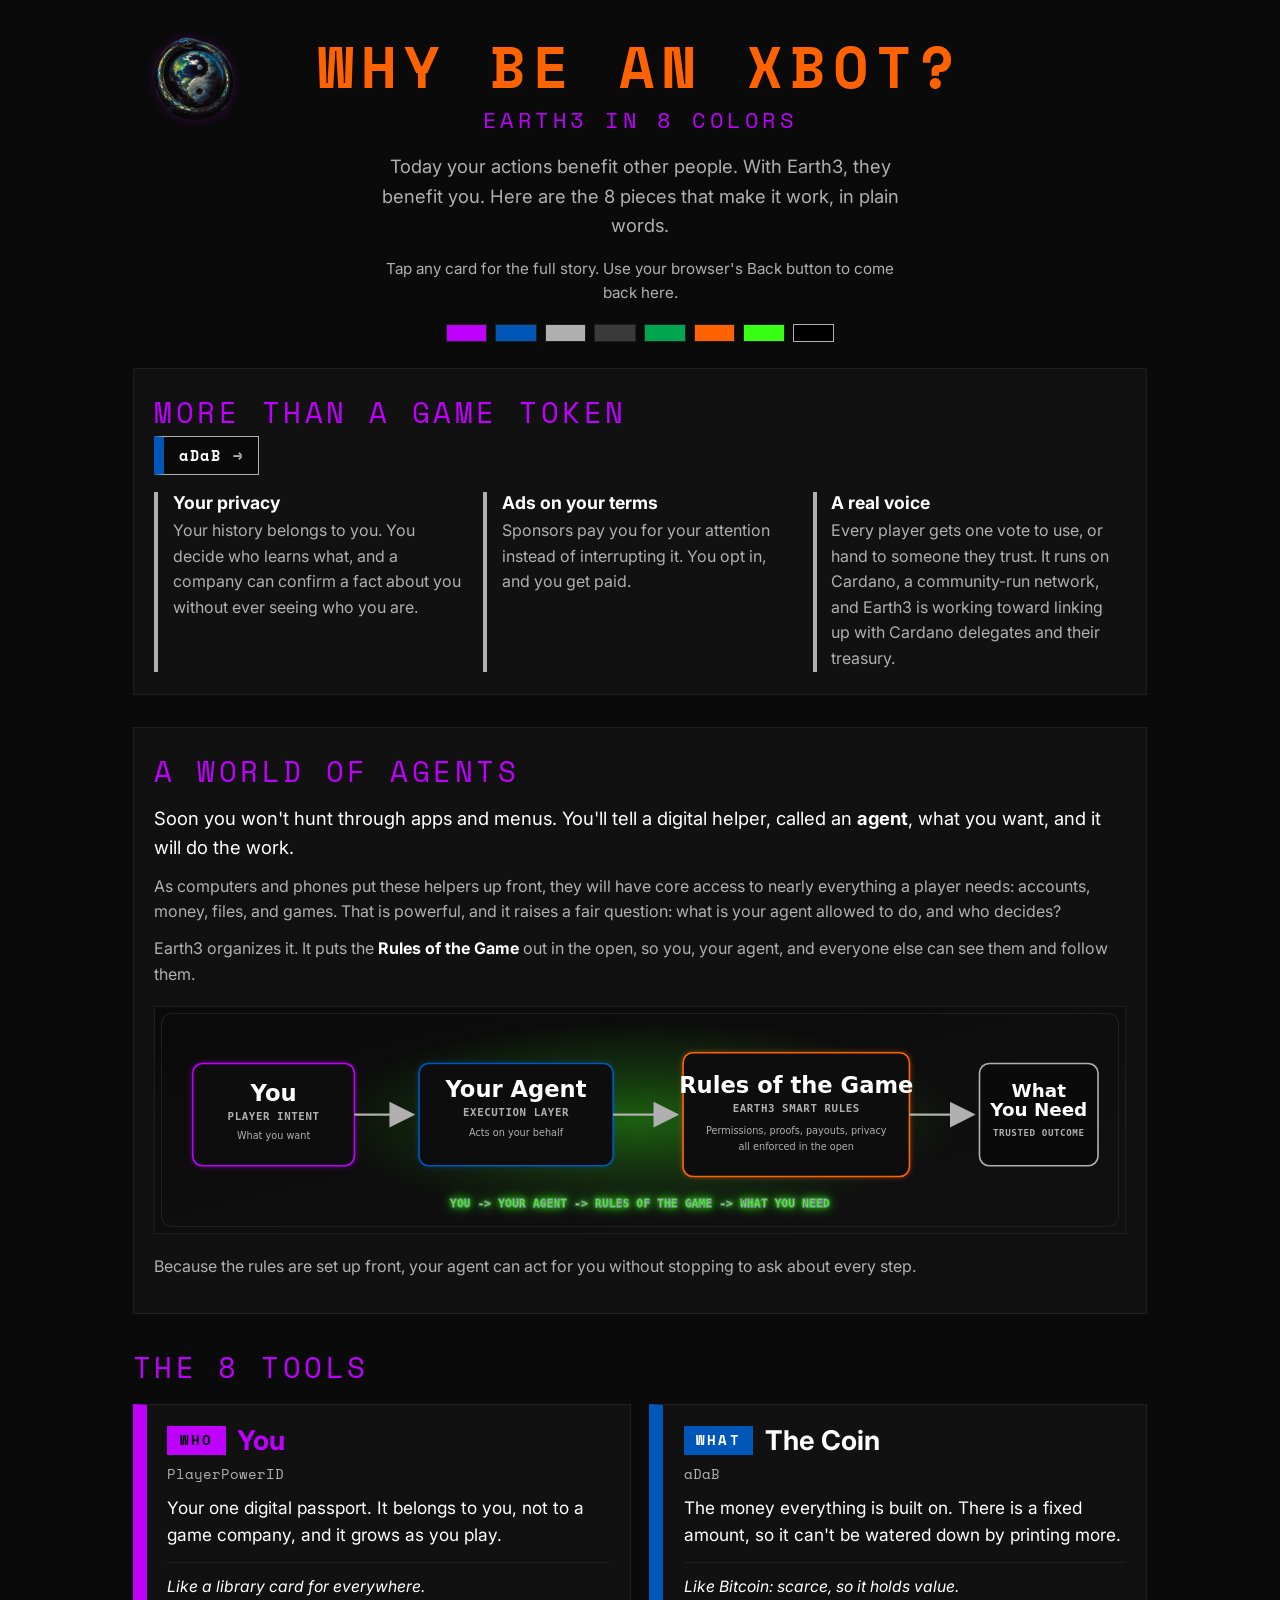
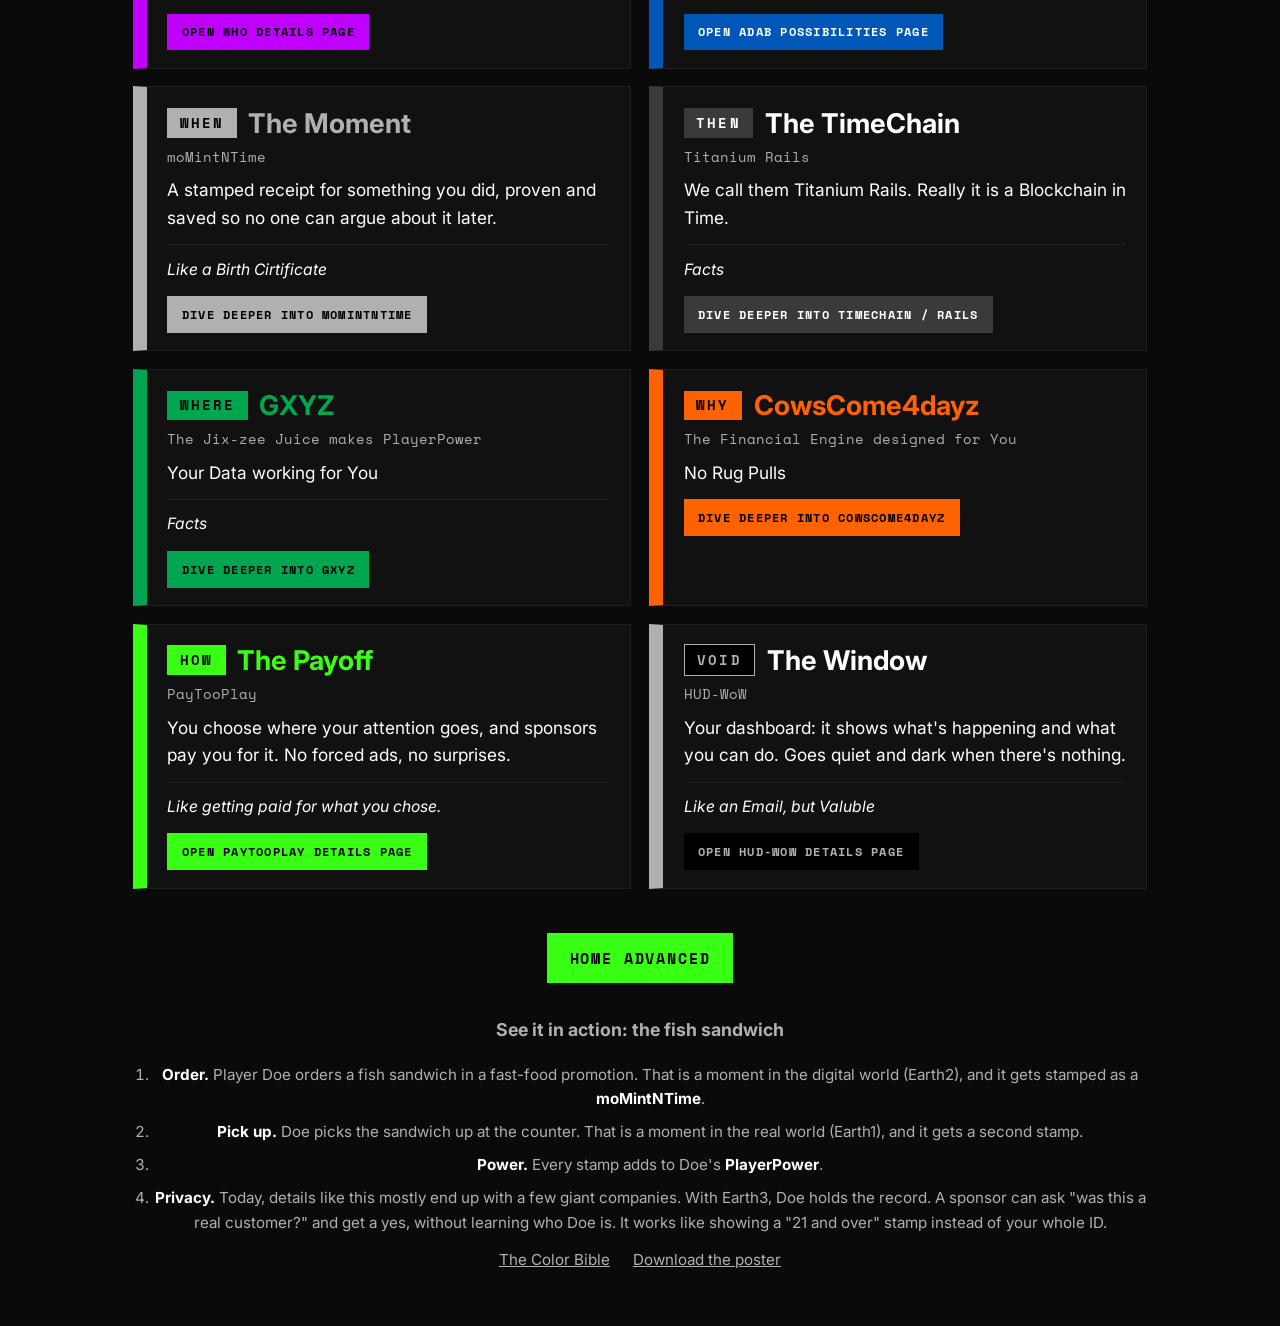
<file: index.html>
<!doctype html>
<html lang="en">
<head>
  <meta charset="utf-8" />
  <meta name="viewport" content="width=device-width, initial-scale=1" />
  <title>Earth3 Xbot Promo</title>
  <meta http-equiv="refresh" content="0; url=earth3-8-tools.html" />
  <link rel="canonical" href="earth3-8-tools.html" />
  <script>window.location.replace('earth3-8-tools.html');</script>
</head>
<body>
  <p>Redirecting to <a href="earth3-8-tools.html">Earth3 8 Tools</a>...</p>
</body>
</html>
</file>
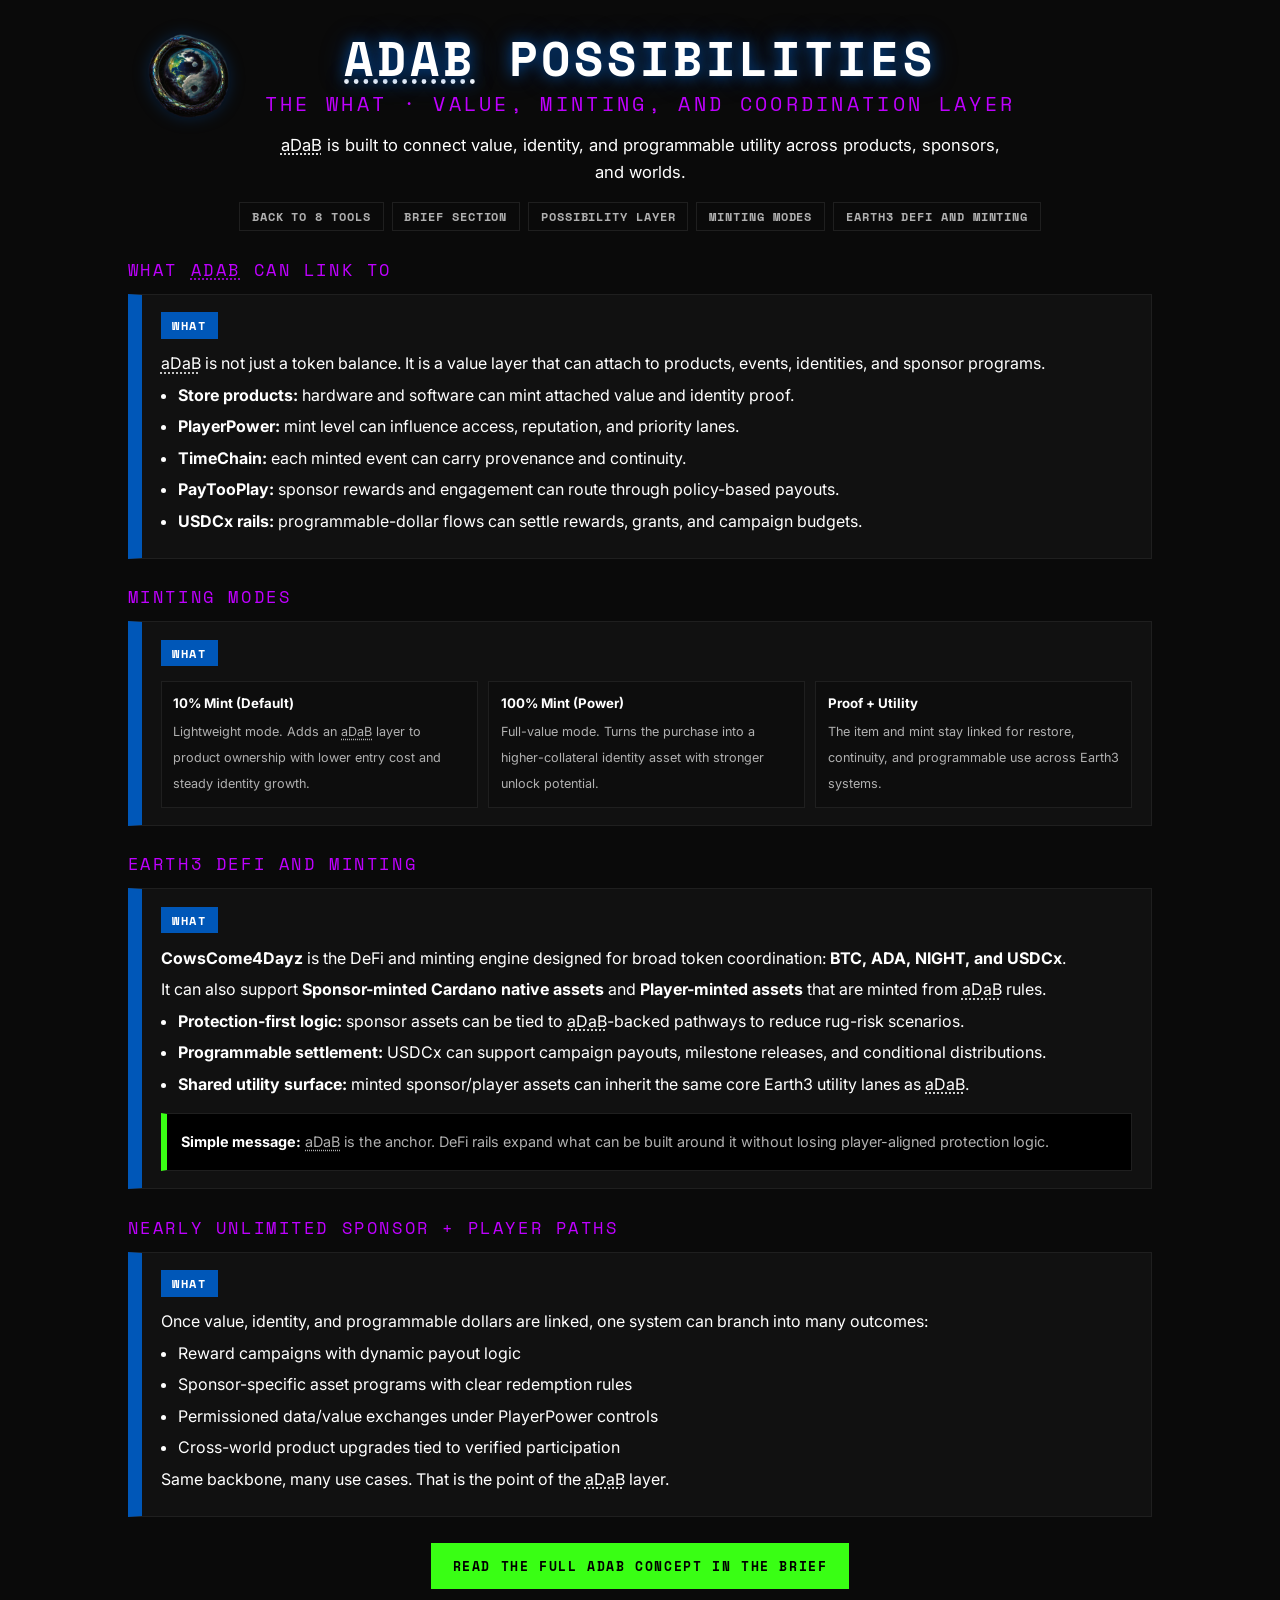
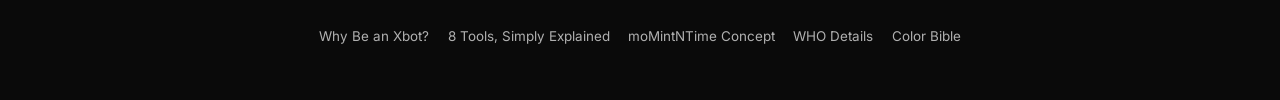
<file: adab-token.html>
﻿<!DOCTYPE html>
<html lang="en">
<head>
<meta charset="UTF-8" />
<meta name="viewport" content="width=device-width, initial-scale=1.0" />
<title>aDaB Possibilities | Earth3</title>
<link href="https://fonts.googleapis.com/css2?family=Inter:wght@400;600;700&family=Space+Mono:wght@400;700&display=swap" rel="stylesheet">
<link rel="stylesheet" href="color-bible.css" />
<style>
*{box-sizing:border-box}
body{margin:0;background:var(--e3-page);color:var(--e3-ghost-text);font:400 16px/1.62 Inter,system-ui,sans-serif}
main{max-width:1060px;margin:0 auto;padding:1.8rem 1.1rem 3rem}
header{position:relative;text-align:center;margin-bottom:1.2rem;min-height:96px}
.brand-logo-link{position:absolute;left:0;top:0;display:block;line-height:0}
.brand-logo{display:block;width:clamp(86px,11vw,132px);height:auto;filter:drop-shadow(0 0 8px rgba(0,87,184,.3))}
h1{margin:.2rem 0;color:#fff;text-shadow:0 0 14px rgba(0,87,184,.72),0 0 28px rgba(0,87,184,.45);font:700 clamp(1.95rem,7vw,3rem)/1.08 "Space Mono",ui-monospace,monospace;letter-spacing:.08em;text-transform:uppercase}
.sub{color:var(--e3-who);font:400 clamp(.95rem,2.6vw,1.22rem) "Space Mono",monospace;letter-spacing:.17em;text-transform:uppercase;margin:.3rem 0 .9rem}
.tagline{max-width:46rem;margin:0 auto;color:#fff;font-size:1.04rem}
.quick-links{display:flex;flex-wrap:wrap;justify-content:center;gap:.5rem;margin-top:1rem}
.quick-links a{color:var(--e3-ghost-text);text-decoration:none;border:1px solid var(--e3-line);padding:.33rem .74rem;font:700 .72rem "Space Mono",monospace;letter-spacing:.08em;text-transform:uppercase}
.quick-links a:hover{border-color:#fff;color:#fff}
.section{margin-top:1.6rem}
h2{color:var(--e3-who);font:400 1.08rem "Space Mono",monospace;letter-spacing:.15em;text-transform:uppercase;margin:0 0 .75rem}
.card{background:var(--e3-card);border:1px solid var(--e3-line);border-left:14px solid var(--e3-what);padding:1.08rem 1.2rem;margin-bottom:.9rem}
.badge{display:inline-block;background:var(--e3-what);color:#fff;font:700 .76rem "Space Mono",monospace;letter-spacing:.14em;padding:.26rem .7rem;margin-bottom:.45rem}
.card p{color:#fff;margin:.35rem 0}
.bullets{margin:.35rem 0 .2rem 1.08rem;padding:0;color:#fff;line-height:1.55}
.bullets li{margin-bottom:.42rem}
.grid{display:grid;grid-template-columns:repeat(auto-fit,minmax(220px,1fr));gap:.65rem;margin-top:.52rem}
.tile{border:1px solid var(--e3-line);background:#0d0d0d;padding:.66rem .73rem}
.tile strong{display:block;color:#fff;font-size:.83rem;margin-bottom:.24rem}
.tile span{color:var(--e3-ghost-text);font-size:.79rem;line-height:1.42}
.callout{border:1px solid var(--e3-line);border-left:6px solid var(--e3-how);background:#000;padding:.78rem .9rem;margin-top:1rem}
.callout p{margin:.26rem 0;color:var(--e3-ghost-text);font-size:.9rem}
.cta{display:inline-block;background:var(--e3-how);color:#000;padding:.8rem 1.35rem;font:700 .84rem "Space Mono",monospace;letter-spacing:.12em;text-transform:uppercase;text-decoration:none;margin-top:.45rem}
@media (prefers-reduced-motion:no-preference){.cta{animation:glow 2s ease-in-out infinite}}
@keyframes glow{0%,100%{box-shadow:0 0 4px var(--e3-how)}50%{box-shadow:0 0 18px var(--e3-how)}}
footer{margin-top:2rem;text-align:center;font-size:.84rem}
footer a{color:var(--e3-ghost-text);margin:0 .45rem;display:inline-block;padding:.3rem 0;text-decoration:none}
footer a:hover{color:#fff}
:focus-visible{outline:2px solid var(--e3-how);outline-offset:2px}
@media (max-width:640px){header{min-height:0}.brand-logo-link{position:static;display:inline-block;margin:0 auto .7rem}.brand-logo{width:min(120px,36vw)}}
</style>
</head>
<body>
<main>
<header>
<a class="brand-logo-link" href="earth3-8-tools.html" aria-label="Back to Earth3 tools">
  <img class="brand-logo" src="earth3-logo.png" alt="Earth3 logo" onerror="this.style.display='none'">
</a>
<h1>aDaB Possibilities</h1>
<p class="sub">The WHAT · Value, minting, and coordination layer</p>
<p class="tagline">aDaB is built to connect value, identity, and programmable utility across products, sponsors, and worlds.</p>
<nav class="quick-links">
  <a href="earth3-8-tools.html">Back to 8 Tools</a>
  <a href="index.html#bw-adab">Brief section</a>
  <a href="#possibility-layer">Possibility layer</a>
  <a href="#minting-modes">Minting modes</a>
  <a href="#defi-minting">Earth3 DeFi and Minting</a>
</nav>
</header>

<section class="section" id="possibility-layer">
<h2>What aDaB Can Link To</h2>
<div class="card">
<span class="badge">WHAT</span>
<p>aDaB is not just a token balance. It is a value layer that can attach to products, events, identities, and sponsor programs.</p>
<ul class="bullets">
  <li><strong>Store products:</strong> hardware and software can mint attached value and identity proof.</li>
  <li><strong>PlayerPower:</strong> mint level can influence access, reputation, and priority lanes.</li>
  <li><strong>TimeChain:</strong> each minted event can carry provenance and continuity.</li>
  <li><strong>PayTooPlay:</strong> sponsor rewards and engagement can route through policy-based payouts.</li>
  <li><strong>USDCx rails:</strong> programmable-dollar flows can settle rewards, grants, and campaign budgets.</li>
</ul>
</div>
</section>

<section class="section" id="minting-modes">
<h2>Minting Modes</h2>
<div class="card">
<span class="badge">WHAT</span>
<div class="grid">
  <div class="tile"><strong>10% Mint (Default)</strong><span>Lightweight mode. Adds an aDaB layer to product ownership with lower entry cost and steady identity growth.</span></div>
  <div class="tile"><strong>100% Mint (Power)</strong><span>Full-value mode. Turns the purchase into a higher-collateral identity asset with stronger unlock potential.</span></div>
  <div class="tile"><strong>Proof + Utility</strong><span>The item and mint stay linked for restore, continuity, and programmable use across Earth3 systems.</span></div>
</div>
</div>
</section>

<section class="section" id="defi-minting">
<h2>Earth3 DeFi and Minting</h2>
<div class="card">
<span class="badge">WHAT</span>
<p><strong>CowsCome4Dayz</strong> is the DeFi and minting engine designed for broad token coordination: <strong>BTC, ADA, NIGHT, and USDCx</strong>.</p>
<p>It can also support <strong>Sponsor-minted Cardano native assets</strong> and <strong>Player-minted assets</strong> that are minted from aDaB rules.</p>
<ul class="bullets">
  <li><strong>Protection-first logic:</strong> sponsor assets can be tied to aDaB-backed pathways to reduce rug-risk scenarios.</li>
  <li><strong>Programmable settlement:</strong> USDCx can support campaign payouts, milestone releases, and conditional distributions.</li>
  <li><strong>Shared utility surface:</strong> minted sponsor/player assets can inherit the same core Earth3 utility lanes as aDaB.</li>
</ul>

<div class="callout">
  <p><strong style="color:#fff">Simple message:</strong> aDaB is the anchor. DeFi rails expand what can be built around it without losing player-aligned protection logic.</p>
</div>
</div>
</section>

<section class="section" id="sponsor-player-scale">
<h2>Nearly Unlimited Sponsor + Player Paths</h2>
<div class="card">
<span class="badge">WHAT</span>
<p>Once value, identity, and programmable dollars are linked, one system can branch into many outcomes:</p>
<ul class="bullets">
  <li>Reward campaigns with dynamic payout logic</li>
  <li>Sponsor-specific asset programs with clear redemption rules</li>
  <li>Permissioned data/value exchanges under PlayerPower controls</li>
  <li>Cross-world product upgrades tied to verified participation</li>
</ul>
<p>Same backbone, many use cases. That is the point of the aDaB layer.</p>
</div>
</section>

<div style="text-align:center;margin-top:1.2rem">
  <a class="cta" href="index.html#bw-adab">Read the full aDaB concept in the brief</a>
</div>

<footer>
<a href="index.html">Why Be an Xbot?</a>
<a href="earth3-8-tools.html">8 Tools, Simply Explained</a>
<a href="momintntime.html">moMintNTime Concept</a>
<a href="who-details.html">WHO Details</a>
<a href="hud-wow-color-bible.html">Color Bible</a>
</footer>
</main>
</body>
</html>
<script src="adab-links.js" defer></script>
</file>
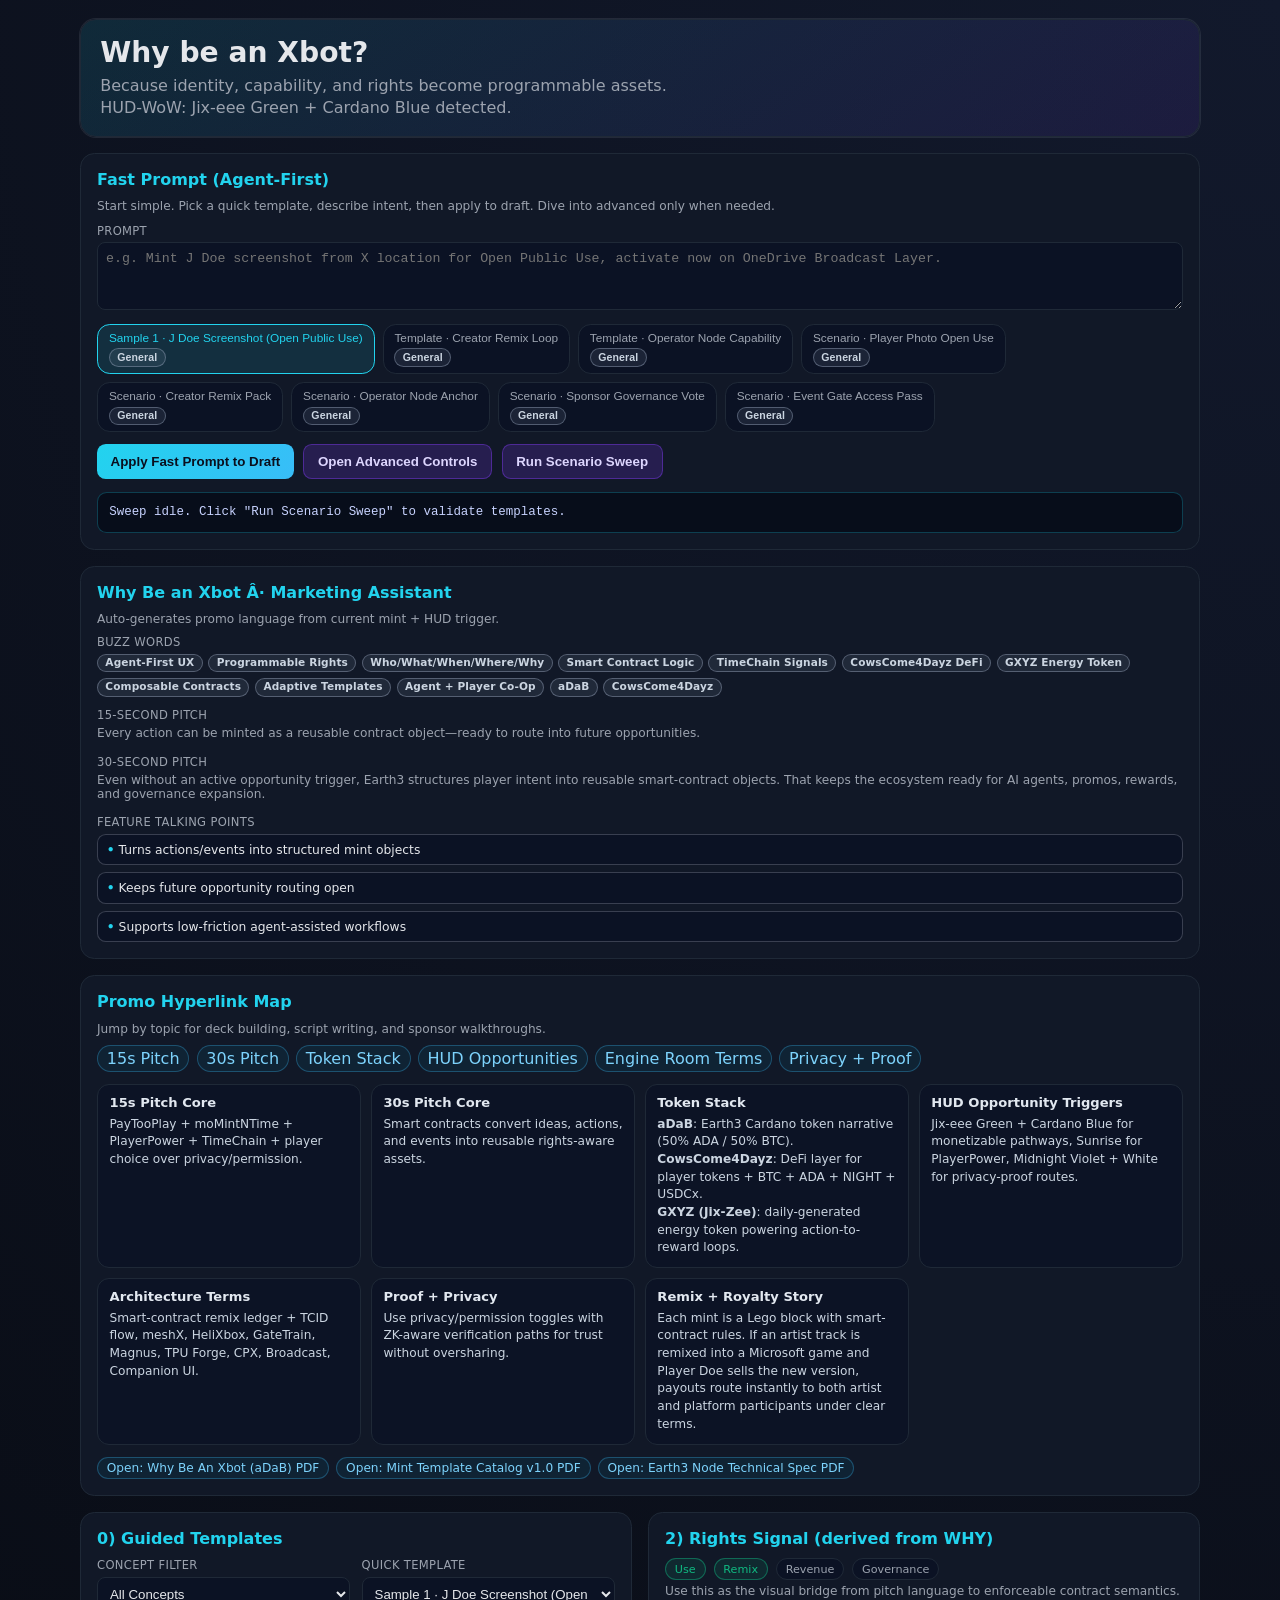
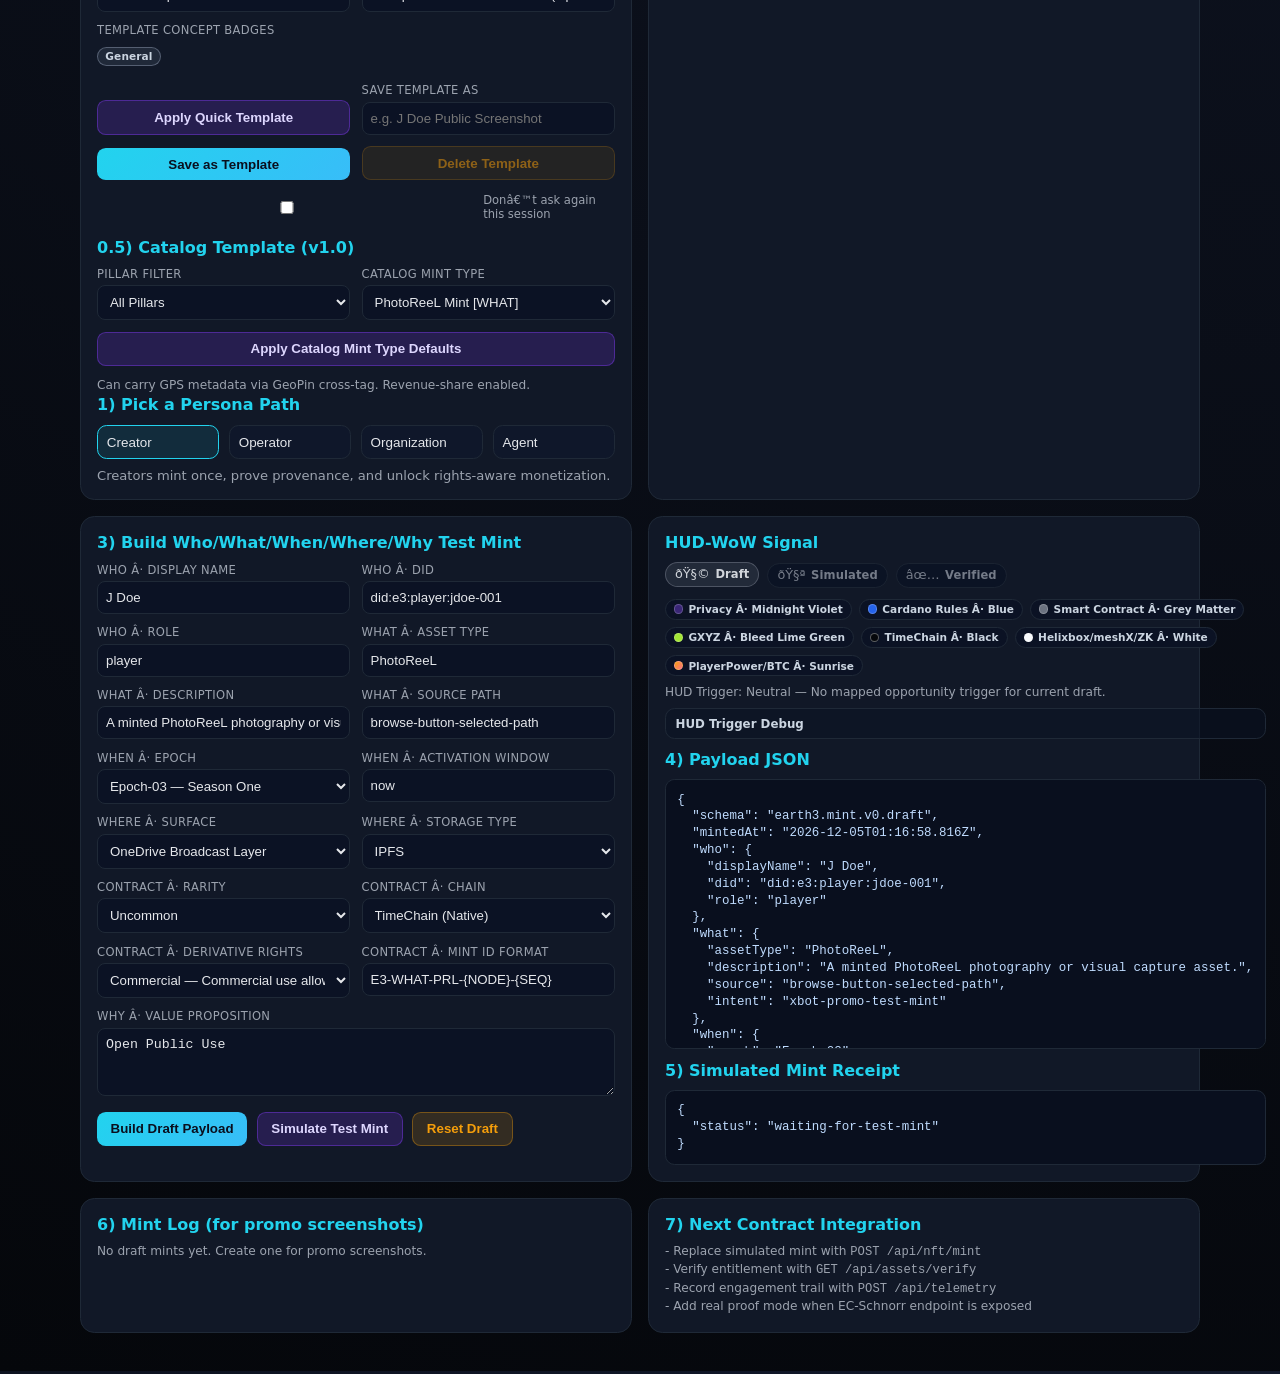
<file: builder.html>
﻿<!DOCTYPE html>
<html lang="en">
<head>
  <meta charset="UTF-8" />
  <meta name="viewport" content="width=device-width, initial-scale=1.0" />
  <title>Earth3 Â· Why Be an Xbot? Â· Promo Draft</title>
  <link rel="stylesheet" href="styles.css" />
</head>
<body>
  <main class="container">
    <section class="hero" id="hud-hero">
      <h1>Why be an Xbot?</h1>
      <p>Because identity, capability, and rights become programmable assets.</p>
      <p id="promo-line">Why be an Xbot? Pick a path, mint a capability, prove value.</p>
    </section>

    <section class="row">
      <article class="card" style="grid-column: 1 / -1;">
        <h2 class="title">Fast Prompt (Agent-First)</h2>
        <p class="small" style="margin-bottom:0.65rem;">
          Start simple. Pick a quick template, describe intent, then apply to draft. Dive into advanced only when needed.
        </p>

        <div class="fields">
          <div class="field" style="grid-column: 1 / -1;">
            <label for="fast-prompt-input">Prompt</label>
            <textarea id="fast-prompt-input" placeholder="e.g. Mint J Doe screenshot from X location for Open Public Use, activate now on OneDrive Broadcast Layer."></textarea>
          </div>
        </div>

        <div id="fast-template-list" class="template-chips"></div>

        <div class="actions">
          <button class="btn btn-primary" id="fast-apply-btn">Apply Fast Prompt to Draft</button>
          <button class="btn btn-secondary" id="fast-open-advanced-btn">Open Advanced Controls</button>
          <button class="btn btn-secondary" id="fast-sweep-btn">Run Scenario Sweep</button>
        </div>

        <pre id="fast-sweep-output" class="sweep-output">Sweep idle. Click "Run Scenario Sweep" to validate templates.</pre>
      </article>
    </section>

    <section class="row">
      <article class="card" style="grid-column: 1 / -1;">
        <h2 class="title" id="marketing-assistant">Why Be an Xbot Â· Marketing Assistant</h2>
        <p class="small">Auto-generates promo language from current mint + HUD trigger.</p>
        <div class="fields" style="margin-top:0.55rem;">
          <div class="field" style="grid-column: 1 / -1;">
            <label>Buzz Words</label>
            <div id="promo-buzzwords" class="template-badge-row"></div>
          </div>
          <div class="field" style="grid-column: 1 / -1;">
            <label>15-Second Pitch</label>
            <p id="promo-pitch-15" class="small"></p>
          </div>
          <div class="field" style="grid-column: 1 / -1;">
            <label>30-Second Pitch</label>
            <p id="promo-pitch-30" class="small"></p>
          </div>
          <div class="field" style="grid-column: 1 / -1;">
            <label>Feature Talking Points</label>
            <div id="promo-features" class="log"></div>
          </div>
        </div>
      </article>
    </section>
    <section class="row" id="promo-link-map">
      <article class="card" style="grid-column: 1 / -1;">
        <h2 class="title">Promo Hyperlink Map</h2>
        <p class="small">Jump by topic for deck building, script writing, and sponsor walkthroughs.</p>
        <div class="quick-links">
          <a href="#pitch-15">15s Pitch</a>
          <a href="#pitch-30">30s Pitch</a>
          <a href="#token-stack">Token Stack</a>
          <a href="#hud-opportunities">HUD Opportunities</a>
          <a href="#ops-architecture">Engine Room Terms</a>
          <a href="#proof-privacy">Privacy + Proof</a>
        </div>

        <div class="glossary-grid">
          <div class="glossary-card" id="pitch-15">
            <h3>15s Pitch Core</h3>
            <p>PayTooPlay + moMintNTime + PlayerPower + TimeChain + player choice over privacy/permission.</p>
          </div>
          <div class="glossary-card" id="pitch-30">
            <h3>30s Pitch Core</h3>
            <p>Smart contracts convert ideas, actions, and events into reusable rights-aware assets.</p>
          </div>
          <div class="glossary-card" id="token-stack">
            <h3>Token Stack</h3>
            <p><strong>aDaB</strong>: Earth3 Cardano token narrative (50% ADA / 50% BTC).<br/><strong>CowsCome4Dayz</strong>: DeFi layer for player tokens + BTC + ADA + NIGHT + USDCx.<br/><strong>GXYZ (Jix-Zee)</strong>: daily-generated energy token powering action-to-reward loops.</p>
          </div>
          <div class="glossary-card" id="hud-opportunities">
            <h3>HUD Opportunity Triggers</h3>
            <p>Jix-eee Green + Cardano Blue for monetizable pathways, Sunrise for PlayerPower, Midnight Violet + White for privacy-proof routes.</p>
          </div>
          <div class="glossary-card" id="ops-architecture">
            <h3>Architecture Terms</h3>
            <p>Smart-contract remix ledger + TCID flow, meshX, HeliXbox, GateTrain, Magnus, TPU Forge, CPX, Broadcast, Companion UI.</p>
          </div>
          <div class="glossary-card" id="proof-privacy">
            <h3>Proof + Privacy</h3>
            <p>Use privacy/permission toggles with ZK-aware verification paths for trust without oversharing.</p>
          </div>
          <div class="glossary-card" id="remix-royalty-story">
            <h3>Remix + Royalty Story</h3>
            <p>Each mint is a Lego block with smart-contract rules. If an artist track is remixed into a Microsoft game and Player Doe sells the new version, payouts route instantly to both artist and platform participants under clear terms.</p>
          </div>
        </div>

        <div class="doc-links small">
          <a href="../earth3-node/Repo/Why%20Be%20An%20Xbot%20-%20aDaB%20Value%20Pr.pdf" target="_blank" rel="noopener">Open: Why Be An Xbot (aDaB) PDF</a>
          <a href="../earth3-node/Repo/Earth%C2%B3%20Mint%20Template%20Catalog%20v1.0.pdf" target="_blank" rel="noopener">Open: Mint Template Catalog v1.0 PDF</a>
          <a href="../earth3-node/Repo/Earth3%20Node%20%E2%80%94%20Technical%20Specification%20v0.2.pdf" target="_blank" rel="noopener">Open: Earth3 Node Technical Spec PDF</a>
        </div>
      </article>
    </section>
    <section class="row">
      <article class="card">
        <h2 class="title">0) Guided Templates</h2>
        <div class="fields" style="margin-bottom: 0.75rem;">
          <div class="field">
            <label for="concept-filter-select">Concept Filter</label>
            <select id="concept-filter-select"></select>
          </div>
          <div class="field">
            <label for="template-select">Quick Template</label>
            <select id="template-select"></select>
          </div>
          <div class="field" style="grid-column: 1 / -1;">
            <label>Template Concept Badges</label>
            <div id="template-concept-badges" class="template-badge-row"></div>
          </div>
          <div class="field" style="display:flex; align-items:end;">
            <button class="btn btn-secondary" id="apply-template-btn" style="width:100%;">Apply Quick Template</button>
          </div>
          <div class="field">
            <label for="template-name-input">Save Template As</label>
            <input id="template-name-input" placeholder="e.g. J Doe Public Screenshot" />
          </div>
          <div class="field" style="display:flex; align-items:end;">
            <button class="btn btn-primary" id="save-template-btn" style="width:100%;">Save as Template</button>
          </div>
          <div class="field" style="display:flex; align-items:end;">
            <button class="btn btn-danger" id="delete-template-btn" style="width:100%;">Delete Template</button>
          </div>
          <div class="field" style="grid-column: 1 / -1;">
            <label style="display:flex; align-items:center; gap:0.45rem; margin-top:0.1rem; text-transform:none; letter-spacing:0;">
              <input type="checkbox" id="skip-delete-confirm-session" />
              <span>Donâ€™t ask again this session</span>
            </label>
          </div>
        </div>

        <h2 class="title">0.5) Catalog Template (v1.0)</h2>
        <div class="fields" style="margin-bottom: 0.75rem;">
          <div class="field">
            <label for="mint-pillar-filter">Pillar Filter</label>
            <select id="mint-pillar-filter"></select>
          </div>
          <div class="field">
            <label for="mint-type-select">Catalog Mint Type</label>
            <select id="mint-type-select"></select>
          </div>
          <div class="field" style="grid-column: 1 / -1;">
            <button class="btn btn-secondary" id="apply-catalog-template-btn" style="width:100%;">Apply Catalog Mint Type Defaults</button>
          </div>
        </div>

        <p class="small" id="mint-template-hint">Catalog hint appears here after selection.</p>

        <h2 class="title">1) Pick a Persona Path</h2>
        <div class="personas">
          <button class="persona-btn active" data-persona="creator">Creator</button>
          <button class="persona-btn" data-persona="operator">Operator</button>
          <button class="persona-btn" data-persona="org">Organization</button>
          <button class="persona-btn" data-persona="agent">Agent</button>
        </div>
        <p class="kicker" id="persona-kicker"></p>
      </article>

      <article class="card">
        <h2 class="title">2) Rights Signal (derived from WHY)</h2>
        <div class="badges">
          <span class="badge" id="right-use">Use</span>
          <span class="badge" id="right-remix">Remix</span>
          <span class="badge" id="right-revenue">Revenue</span>
          <span class="badge" id="right-governance">Governance</span>
        </div>
        <p class="small">Use this as the visual bridge from pitch language to enforceable contract semantics.</p>
      </article>
    </section>

    <section id="advanced-builder" class="row">
      <article class="card">
        <h2 class="title">3) Build Who/What/When/Where/Why Test Mint</h2>
        <div class="fields">
          <div class="field">
            <label for="who-name">WHO Â· Display Name</label>
            <input id="who-name" value="Epoch Fox" />
          </div>
          <div class="field">
            <label for="who-did">WHO Â· DID</label>
            <input id="who-did" value="did:e3:fox:pilot-001" />
          </div>
          <div class="field">
            <label for="who-role">WHO Â· Role</label>
            <input id="who-role" value="creator" />
          </div>
          <div class="field">
            <label for="what-type">WHAT Â· Asset Type</label>
            <input id="what-type" value="media-loop" />
          </div>
          <div class="field">
            <label for="what-description">WHAT Â· Description</label>
            <input id="what-description" value="proof-of-concept mint" />
          </div>
          <div class="field">
            <label for="what-source">WHAT Â· Source Path</label>
            <input id="what-source" value="browse-button-selected-path" />
          </div>
          <div class="field">
            <label for="mint-epoch-select">WHEN Â· Epoch</label>
            <select id="mint-epoch-select"></select>
          </div>
          <div class="field">
            <label for="when-activation">WHEN Â· Activation Window</label>
            <input id="when-activation" value="2026-10-15/2026-12-31" />
          </div>
          <div class="field">
            <label for="where-surface">WHERE Â· Surface</label>
            <select id="where-surface">
              <option value="helixbox-edge">helixbox-edge</option>
              <option value="meshx-discovery">meshx-discovery</option>
              <option value="rights-graph">rights-graph</option>
              <option value="sim-runtime">sim-runtime</option>
              <option value="OneDrive Broadcast Layer">OneDrive Broadcast Layer</option>
            </select>
          </div>
          <div class="field">
            <label for="mint-storage-select">WHERE Â· Storage Type</label>
            <select id="mint-storage-select"></select>
          </div>
          <div class="field">
            <label for="mint-rarity-select">Contract Â· Rarity</label>
            <select id="mint-rarity-select"></select>
          </div>
          <div class="field">
            <label for="mint-chain-select">Contract Â· Chain</label>
            <select id="mint-chain-select"></select>
          </div>
          <div class="field">
            <label for="mint-deriv-select">Contract Â· Derivative Rights</label>
            <select id="mint-deriv-select"></select>
          </div>
          <div class="field">
            <label for="mint-id-format">Contract Â· Mint ID Format</label>
            <input id="mint-id-format" value="E3-WAT-XXX-{NODE}-{SEQ}" />
          </div>
          <div class="field" style="grid-column: 1 / -1;">
            <label for="why-value">WHY Â· Value Proposition</label>
            <textarea id="why-value">publish, prove origin, earn remix revenue</textarea>
          </div>
        </div>

        <div class="actions">
          <button class="btn btn-primary" id="build-btn">Build Draft Payload</button>
          <button class="btn btn-secondary" id="mint-btn">Simulate Test Mint</button>
          <button class="btn btn-danger" id="reset-btn">Reset Draft</button>
        </div>
      </article>

      <article class="card stack">
        <div>
          <h2 class="title">HUD-WoW Signal</h2>
          <div id="mint-status-strip" class="status-strip">
            <span id="status-draft" class="status-pill is-active" title="Draft payload stage">
              <span class="status-icon">ðŸ§©</span>
              <span class="status-text">Draft</span>
            </span>
            <span id="status-simulated" class="status-pill" title="Simulated mint stage">
              <span class="status-icon">ðŸ§ª</span>
              <span class="status-text">Simulated</span>
            </span>
            <span id="status-verified" class="status-pill" title="Verified stage">
              <span class="status-icon">âœ…</span>
              <span class="status-text">Verified</span>
            </span>
          </div>
          <div class="color-bible" id="color-bible">
            <span class="color-token token-privacy"><span class="dot"></span>Privacy Â· Midnight Violet</span>
            <span class="color-token token-cardano"><span class="dot"></span>Cardano Rules Â· Blue</span>
            <span class="color-token token-logic"><span class="dot"></span>Smart Contract Â· Grey Matter</span>
            <span class="color-token token-gxyz"><span class="dot"></span>GXYZ Â· Bleed Lime Green</span>
            <span class="color-token token-timechain"><span class="dot"></span>TimeChain Â· Black</span>
            <span class="color-token token-helix"><span class="dot"></span>Helixbox/meshX/ZK Â· White</span>
            <span class="color-token token-playerpower"><span class="dot"></span>PlayerPower/BTC Â· Sunrise</span>
          </div>
          <p id="hud-trigger-text" class="small" style="margin-top:0.55rem;">HUD Trigger: Neutral (no opportunity signal yet).</p>
          <details class="hud-debug" id="hud-debug-panel">
            <summary>HUD Trigger Debug</summary>
            <div class="hud-debug-actions">
              <button id="copy-hud-debug-btn" class="btn btn-secondary" type="button">Copy Debug JSON</button>
            </div>
            <pre id="hud-debug-output" class="hud-debug-output">{ "status": "waiting-for-evaluation" }</pre>
          </details>
        </div>
        <div>
          <h2 class="title">4) Payload JSON</h2>
          <pre id="payload-out">{}</pre>
        </div>
        <div>
          <h2 class="title">5) Simulated Mint Receipt</h2>
          <pre id="receipt-out">{
  "status": "waiting-for-test-mint"
}</pre>
        </div>
      </article>
    </section>

    <section class="row">
      <article class="card">
        <h2 class="title">6) Mint Log (for promo screenshots)</h2>
        <div id="mint-log" class="log"></div>
      </article>

      <article class="card">
        <h2 class="title">7) Next Contract Integration</h2>
        <p class="small">- Replace simulated mint with <code>POST /api/nft/mint</code></p>
        <p class="small">- Verify entitlement with <code>GET /api/assets/verify</code></p>
        <p class="small">- Record engagement trail with <code>POST /api/telemetry</code></p>
        <p class="small">- Add real proof mode when EC-Schnorr endpoint is exposed</p>
      </article>
    </section>
  </main>

  <script src="catalog-data.js"></script>
  <script src="sample-scenarios.js"></script>
  <script src="app.js"></script>
</body>
</html>
</file>
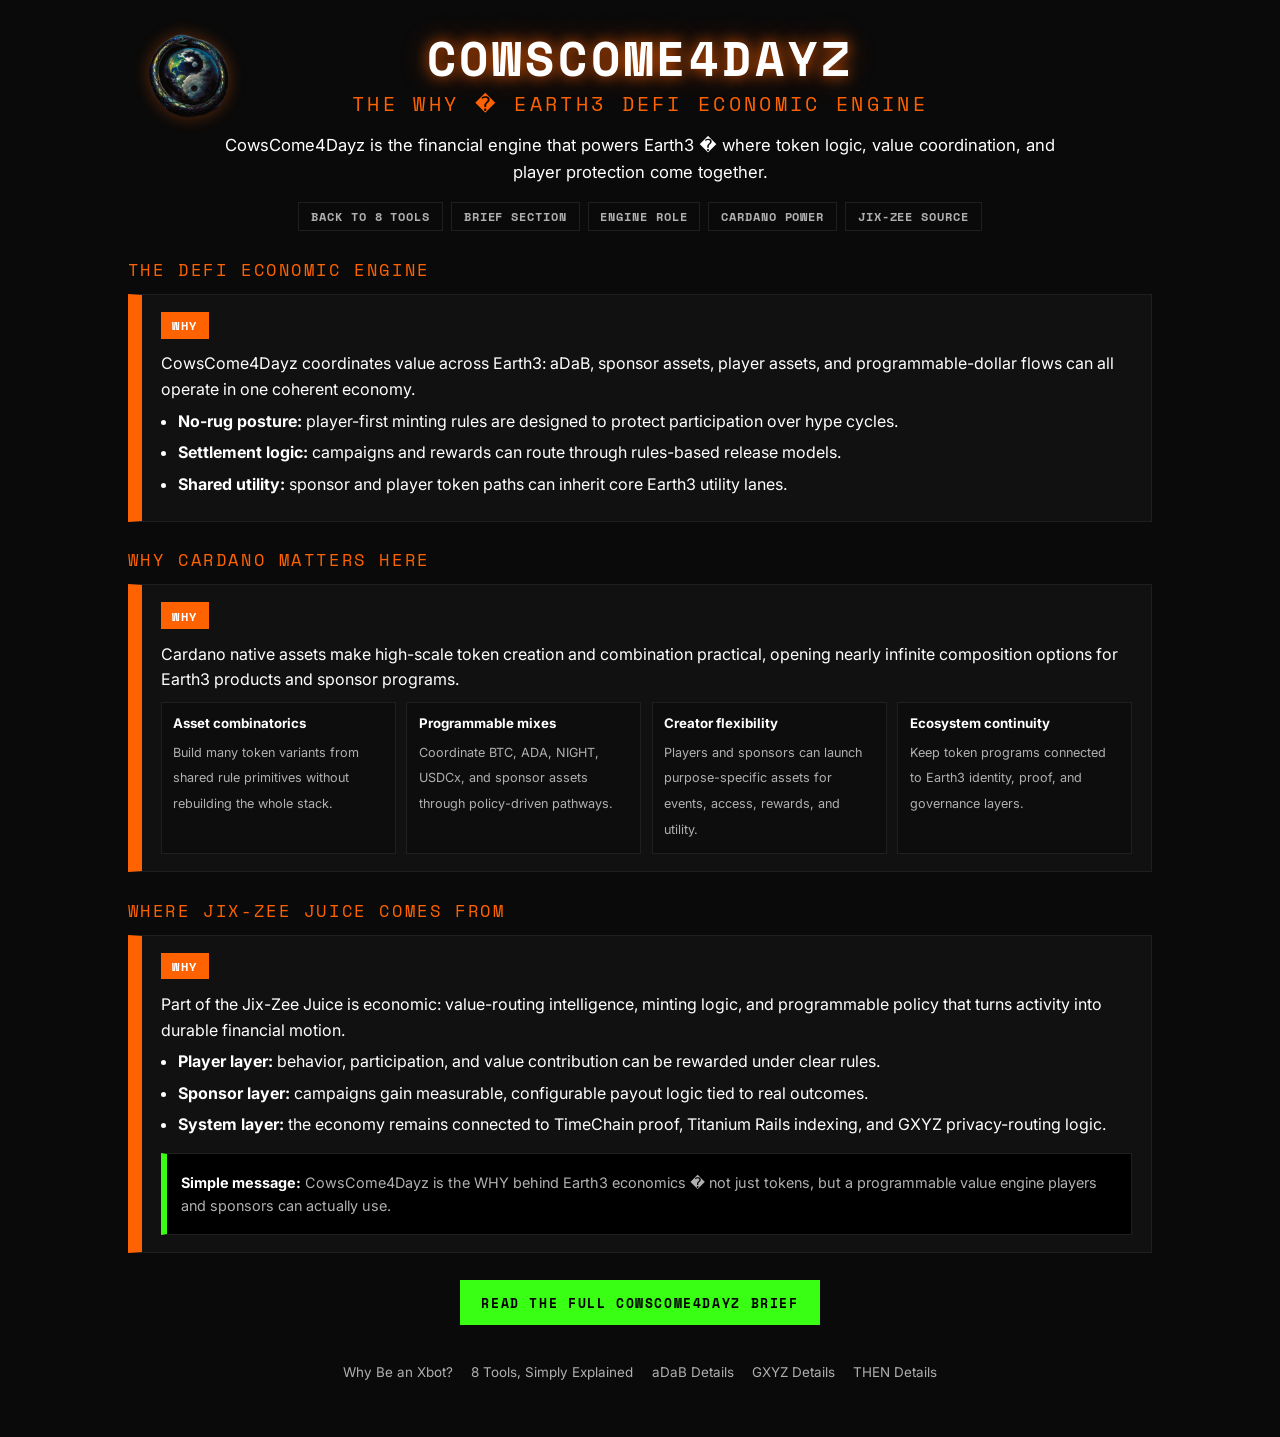
<file: cowscome4dayz-details.html>
<!DOCTYPE html>
<html lang="en">
<head>
<meta charset="UTF-8" />
<meta name="viewport" content="width=device-width, initial-scale=1.0" />
<title>CowsCome4Dayz | Earth3 DeFi Engine</title>
<link href="https://fonts.googleapis.com/css2?family=Inter:wght@400;600;700&family=Space+Mono:wght@400;700&display=swap" rel="stylesheet">
<link rel="stylesheet" href="color-bible.css" />
<style>
*{box-sizing:border-box}
body{margin:0;background:var(--e3-page);color:var(--e3-ghost-text);font:400 16px/1.62 Inter,system-ui,sans-serif}
main{max-width:1060px;margin:0 auto;padding:1.8rem 1.1rem 3rem}
header{position:relative;text-align:center;margin-bottom:1.2rem;min-height:96px}
.brand-logo-link{position:absolute;left:0;top:0;display:block;line-height:0}
.brand-logo{display:block;width:clamp(86px,11vw,132px);height:auto;filter:drop-shadow(0 0 8px rgba(255,98,0,.35))}
h1{margin:.2rem 0;color:#fff;text-shadow:0 0 14px rgba(255,98,0,.72),0 0 28px rgba(255,98,0,.45);font:700 clamp(1.95rem,7vw,3rem)/1.08 "Space Mono",ui-monospace,monospace;letter-spacing:.08em;text-transform:uppercase}
.sub{color:var(--e3-why);font:400 clamp(.95rem,2.6vw,1.22rem) "Space Mono",monospace;letter-spacing:.17em;text-transform:uppercase;margin:.3rem 0 .9rem}
.tagline{max-width:54rem;margin:0 auto;color:#fff;font-size:1.04rem}
.quick-links{display:flex;flex-wrap:wrap;justify-content:center;gap:.5rem;margin-top:1rem}
.quick-links a{color:var(--e3-ghost-text);text-decoration:none;border:1px solid var(--e3-line);padding:.33rem .74rem;font:700 .72rem "Space Mono",monospace;letter-spacing:.08em;text-transform:uppercase}
.quick-links a:hover{border-color:#fff;color:#fff}
.section{margin-top:1.6rem}
h2{color:var(--e3-why);font:400 1.08rem "Space Mono",monospace;letter-spacing:.15em;text-transform:uppercase;margin:0 0 .75rem}
.card{background:var(--e3-card);border:1px solid var(--e3-line);border-left:14px solid var(--e3-why);padding:1.08rem 1.2rem;margin-bottom:.9rem}
.badge{display:inline-block;background:var(--e3-why);color:#fff;font:700 .76rem "Space Mono",monospace;letter-spacing:.14em;padding:.26rem .7rem;margin-bottom:.45rem}
.card p{color:#fff;margin:.35rem 0}
.bullets{margin:.35rem 0 .2rem 1.08rem;padding:0;color:#fff;line-height:1.55}
.bullets li{margin-bottom:.42rem}
.grid{display:grid;grid-template-columns:repeat(auto-fit,minmax(220px,1fr));gap:.65rem;margin-top:.52rem}
.tile{border:1px solid var(--e3-line);background:#0d0d0d;padding:.66rem .73rem}
.tile strong{display:block;color:#fff;font-size:.83rem;margin-bottom:.24rem}
.tile span{color:var(--e3-ghost-text);font-size:.79rem;line-height:1.42}
.callout{border:1px solid var(--e3-line);border-left:6px solid var(--e3-how);background:#000;padding:.78rem .9rem;margin-top:1rem}
.callout p{margin:.26rem 0;color:var(--e3-ghost-text);font-size:.9rem}
.cta{display:inline-block;background:var(--e3-how);color:#000;padding:.8rem 1.35rem;font:700 .84rem "Space Mono",monospace;letter-spacing:.12em;text-transform:uppercase;text-decoration:none;margin-top:.45rem}
@media (prefers-reduced-motion:no-preference){.cta{animation:glow 2s ease-in-out infinite}}
@keyframes glow{0%,100%{box-shadow:0 0 4px var(--e3-how)}50%{box-shadow:0 0 18px var(--e3-how)}}
footer{margin-top:2rem;text-align:center;font-size:.84rem}
footer a{color:var(--e3-ghost-text);margin:0 .45rem;display:inline-block;padding:.3rem 0;text-decoration:none}
footer a:hover{color:#fff}
:focus-visible{outline:2px solid var(--e3-how);outline-offset:2px}
@media (max-width:640px){header{min-height:0}.brand-logo-link{position:static;display:inline-block;margin:0 auto .7rem}.brand-logo{width:min(120px,36vw)}}
</style>
</head>
<body>
<main>
<header>
<a class="brand-logo-link" href="earth3-8-tools.html" aria-label="Back to Earth3 tools">
  <img class="brand-logo" src="earth3-logo.png" alt="Earth3 logo" onerror="this.style.display='none'">
</a>
<h1>CowsCome4Dayz</h1>
<p class="sub">The WHY � Earth3 DeFi economic engine</p>
<p class="tagline">CowsCome4Dayz is the financial engine that powers Earth3 � where token logic, value coordination, and player protection come together.</p>
<nav class="quick-links">
  <a href="earth3-8-tools.html">Back to 8 Tools</a>
  <a href="index.html#bw-cows">Brief section</a>
  <a href="#engine">Engine role</a>
  <a href="#cardano-power">Cardano power</a>
  <a href="#jixzee-source">Jix-Zee source</a>
</nav>
</header>

<section class="section" id="engine">
<h2>The DeFi Economic Engine</h2>
<div class="card">
<span class="badge">WHY</span>
<p>CowsCome4Dayz coordinates value across Earth3: aDaB, sponsor assets, player assets, and programmable-dollar flows can all operate in one coherent economy.</p>
<ul class="bullets">
  <li><strong>No-rug posture:</strong> player-first minting rules are designed to protect participation over hype cycles.</li>
  <li><strong>Settlement logic:</strong> campaigns and rewards can route through rules-based release models.</li>
  <li><strong>Shared utility:</strong> sponsor and player token paths can inherit core Earth3 utility lanes.</li>
</ul>
</div>
</section>

<section class="section" id="cardano-power">
<h2>Why Cardano Matters Here</h2>
<div class="card">
<span class="badge">WHY</span>
<p>Cardano native assets make high-scale token creation and combination practical, opening nearly infinite composition options for Earth3 products and sponsor programs.</p>
<div class="grid">
  <div class="tile"><strong>Asset combinatorics</strong><span>Build many token variants from shared rule primitives without rebuilding the whole stack.</span></div>
  <div class="tile"><strong>Programmable mixes</strong><span>Coordinate BTC, ADA, NIGHT, USDCx, and sponsor assets through policy-driven pathways.</span></div>
  <div class="tile"><strong>Creator flexibility</strong><span>Players and sponsors can launch purpose-specific assets for events, access, rewards, and utility.</span></div>
  <div class="tile"><strong>Ecosystem continuity</strong><span>Keep token programs connected to Earth3 identity, proof, and governance layers.</span></div>
</div>
</div>
</section>

<section class="section" id="jixzee-source">
<h2>Where Jix-Zee Juice Comes From</h2>
<div class="card">
<span class="badge">WHY</span>
<p>Part of the Jix-Zee Juice is economic: value-routing intelligence, minting logic, and programmable policy that turns activity into durable financial motion.</p>
<ul class="bullets">
  <li><strong>Player layer:</strong> behavior, participation, and value contribution can be rewarded under clear rules.</li>
  <li><strong>Sponsor layer:</strong> campaigns gain measurable, configurable payout logic tied to real outcomes.</li>
  <li><strong>System layer:</strong> the economy remains connected to TimeChain proof, Titanium Rails indexing, and GXYZ privacy-routing logic.</li>
</ul>

<div class="callout">
  <p><strong style="color:#fff">Simple message:</strong> CowsCome4Dayz is the WHY behind Earth3 economics � not just tokens, but a programmable value engine players and sponsors can actually use.</p>
</div>
</div>
</section>

<div style="text-align:center;margin-top:1.2rem">
  <a class="cta" href="index.html#bw-cows">Read the full CowsCome4Dayz brief</a>
</div>

<footer>
<a href="index.html">Why Be an Xbot?</a>
<a href="earth3-8-tools.html">8 Tools, Simply Explained</a>
<a href="adab-token.html">aDaB Details</a>
<a href="gxyz-details.html">GXYZ Details</a>
<a href="then-timechain.html">THEN Details</a>
</footer>
</main>
</body>
</html>
</file>
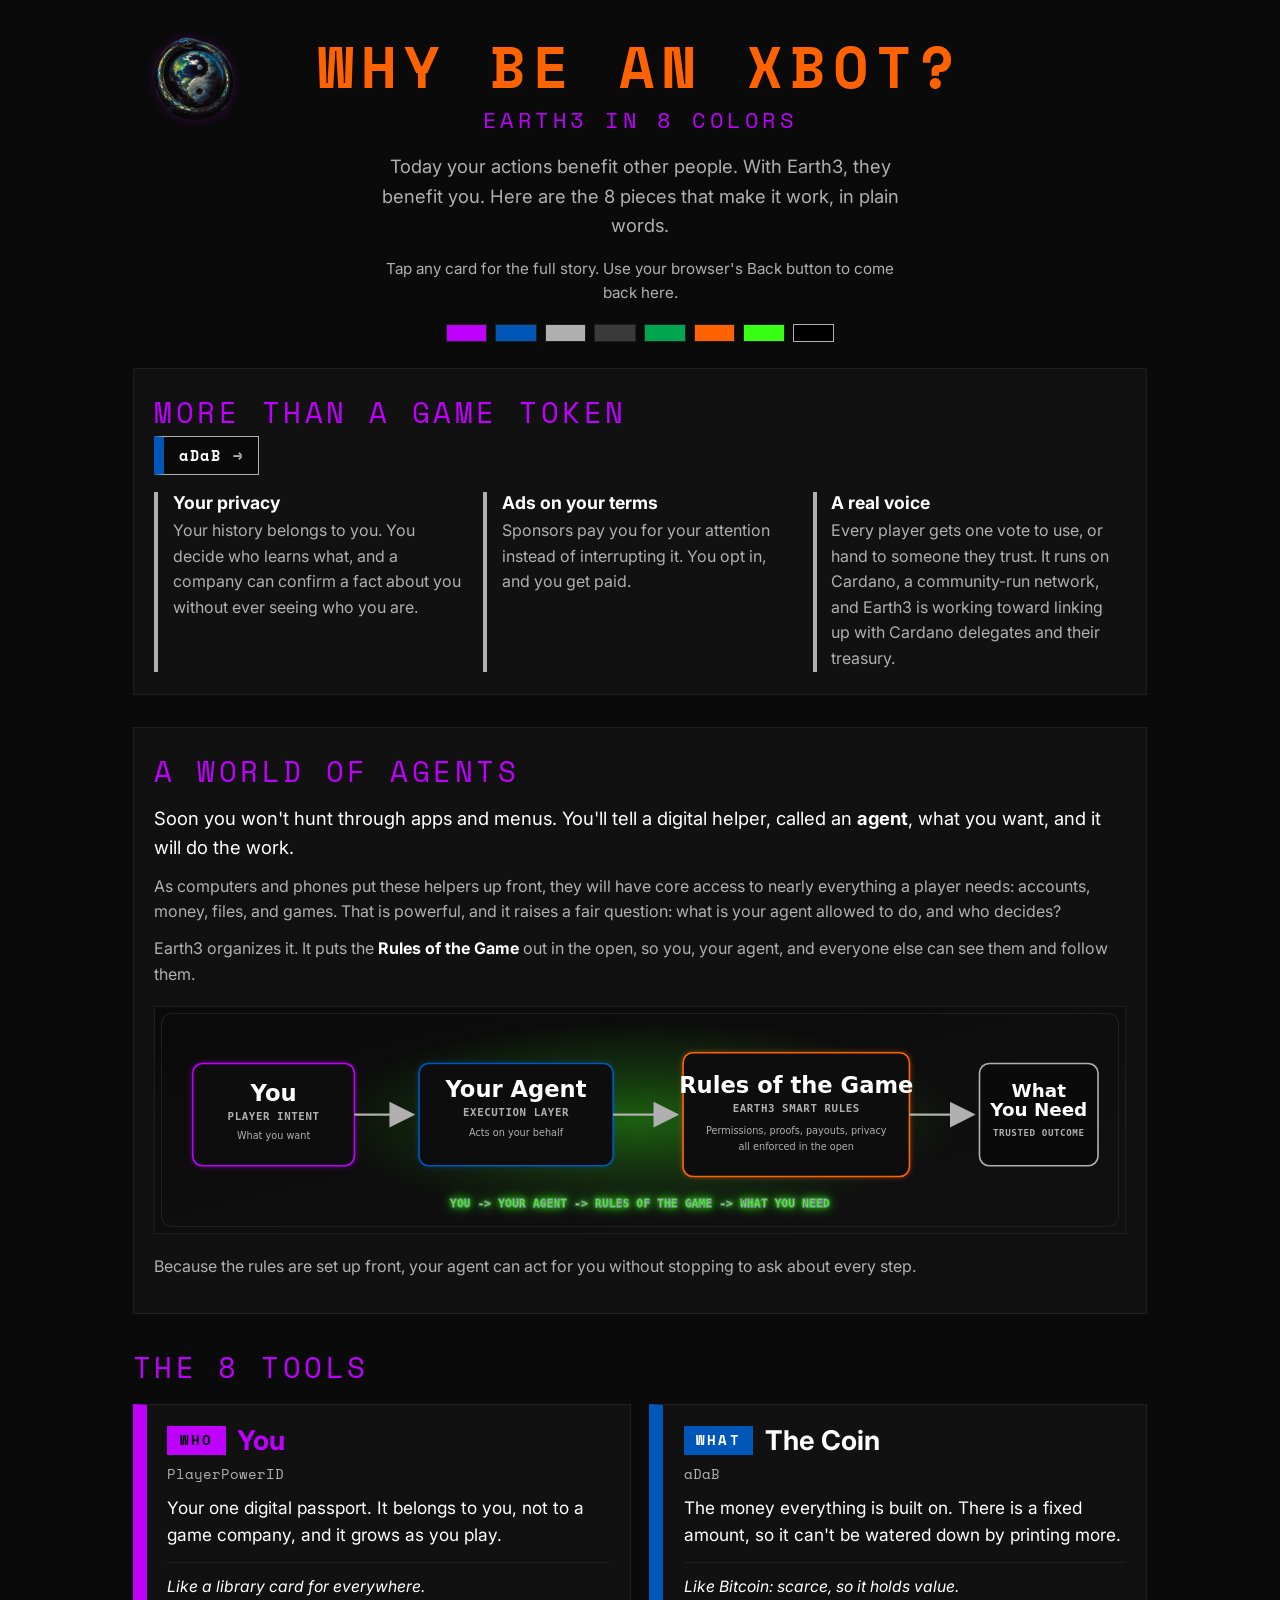
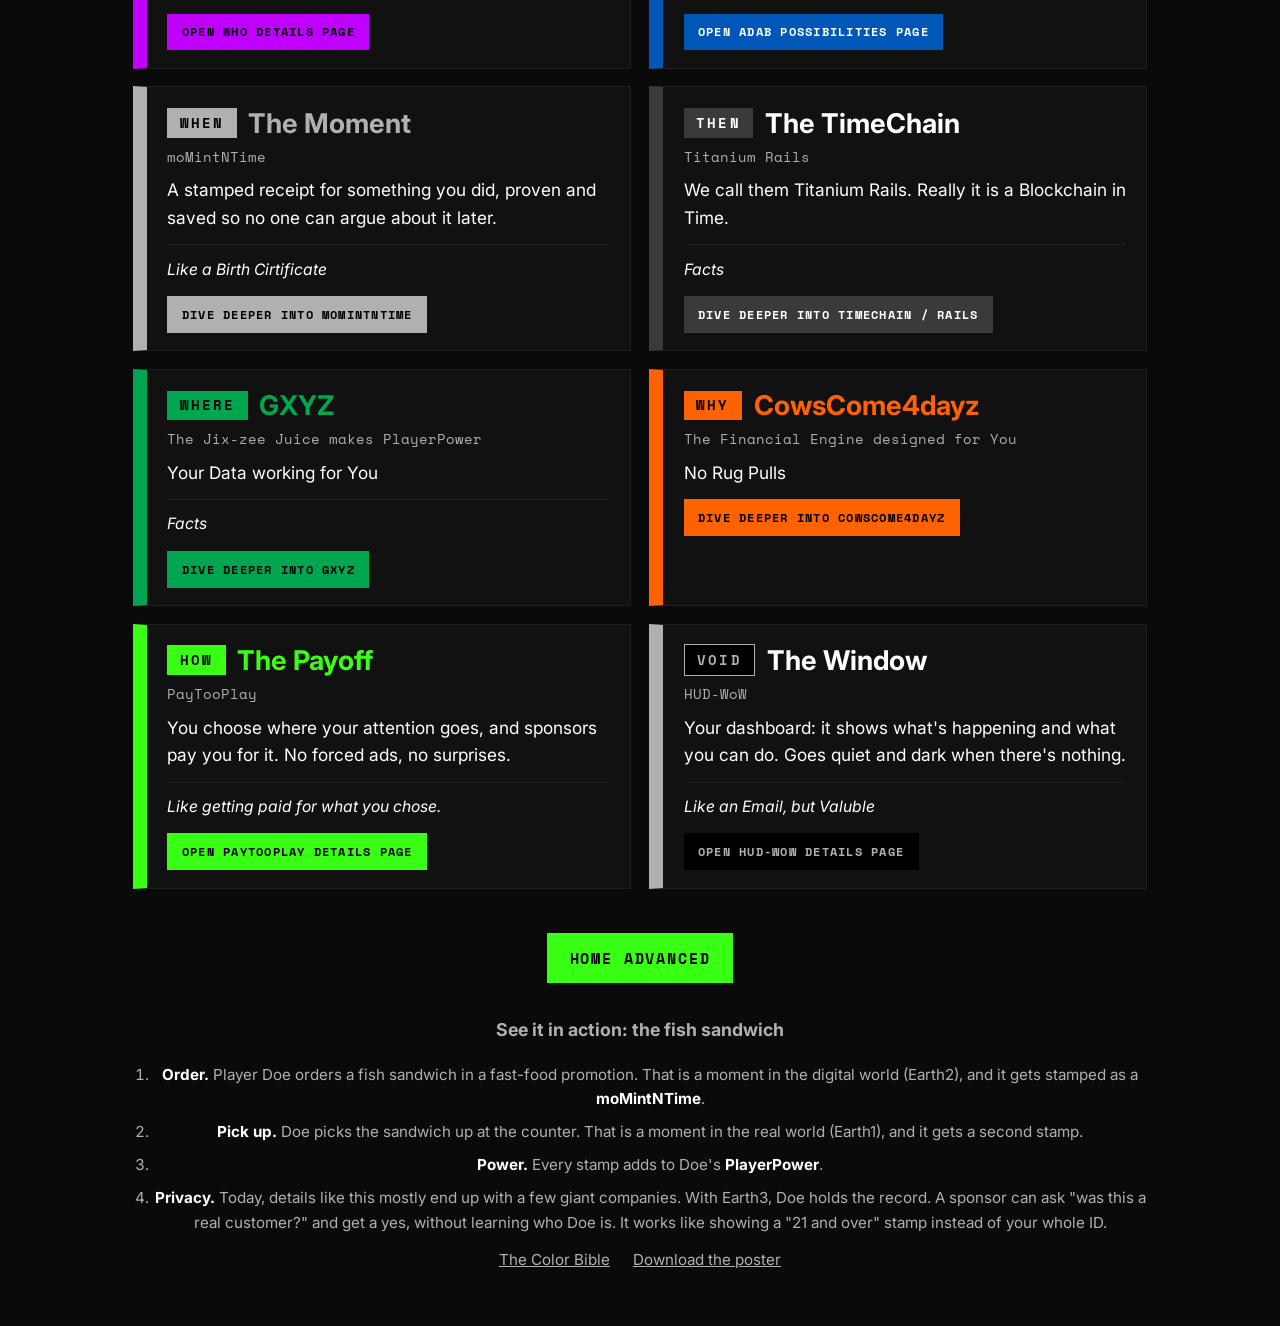
<file: earth3-8-tools.html>
<!DOCTYPE html>
<html lang="en"><head><meta charset="UTF-8"><meta name="viewport" content="width=device-width, initial-scale=1.0">
<title>Why Be an Xbot? The 8 Tools, Simply Explained</title>
<link href="https://fonts.googleapis.com/css2?family=Inter:wght@400;600&family=Space+Mono:wght@400;700&display=swap" rel="stylesheet">
<style>
*{box-sizing:border-box}
body{margin:0;background:#0A0A0A;color:#B0B0B0;font:400 18px/1.6 Inter,system-ui,sans-serif}
main{max-width:1050px;margin:0 auto;padding:2rem 1.1rem 3rem}
header{position:relative;text-align:center;margin-bottom:1.4rem;min-height:96px}.brand-logo{position:absolute;left:0;top:0;display:block;width:clamp(86px,11vw,132px);height:auto;filter:drop-shadow(0 0 6px rgba(191,0,255,.20))}
h1{margin:.2rem 0;color:#FF6200;font:700 clamp(2rem,7vw,3.6rem)/1.1 "Space Mono",ui-monospace,monospace;letter-spacing:.12em;text-transform:uppercase}
.sub{color:#BF00FF;font:400 clamp(1rem,3vw,1.4rem) "Space Mono",monospace;letter-spacing:.2em;text-transform:uppercase;margin:.3rem 0 1rem}
.intro{max-width:34rem;margin:0 auto;font-size:1.15rem}
.tip{max-width:34rem;margin:1rem auto 0;font-size:.95rem}
.dots{display:flex;justify-content:center;gap:.5rem;margin:1.2rem 0 1.6rem;flex-wrap:wrap}
.dot{width:2.6rem;height:1.1rem;background:var(--f);border:1px solid #1F1F1F}
.dot[href="#void"]{border-color:#B0B0B0}
.grid{display:grid;grid-template-columns:repeat(auto-fit,minmax(min(100%,440px),1fr));gap:1.1rem}
.card{display:block;position:relative;background:#111111;border:1px solid #1F1F1F;border-left:14px solid var(--f);padding:1.2rem 1.3rem 1.1rem;text-decoration:none;color:#fff;transition:box-shadow .2s,border-color .2s}
.card[id="void"]{border-left-color:#B0B0B0}
.card:hover,.card:focus-visible{border-color:var(--f);box-shadow:0 0 16px var(--f)}
.card[id="void"]:hover,.card[id="void"]:focus-visible{border-color:#B0B0B0;box-shadow:none}
.badge{display:inline-block;background:var(--f);color:var(--b);font:700 .85rem "Space Mono",monospace;letter-spacing:.15em;padding:.3rem .8rem}
.card[id="void"] .badge{background:#000;border:1px solid #B0B0B0}
h2{display:inline;margin:0 0 0 .7rem;color:var(--t);font:700 1.7rem Inter,sans-serif;vertical-align:middle}
.glyph{margin:.45rem 0 .6rem;font:400 .85rem "Space Mono",monospace;color:#B0B0B0}
.body{margin:.2rem 0 .8rem;color:#fff;font-size:1.08rem}
.ana{margin:.2rem 0 .9rem;font-style:italic;font-size:.98rem;border-top:1px solid #1F1F1F;padding-top:.7rem}
.more{display:inline-block;background:var(--f);color:var(--b);font:700 .78rem "Space Mono",monospace;letter-spacing:.1em;text-transform:uppercase;padding:.55rem .9rem}
.card:hover .more{box-shadow:0 0 12px var(--f)}
.why{border:1px solid #1F1F1F;background:#111111;padding:1.4rem 1.3rem;margin:0 0 2rem}
.why h2{margin:0 0 .9rem;color:#BF00FF;font:400 clamp(1.3rem,4vw,1.8rem) "Space Mono",monospace;letter-spacing:.12em;text-transform:uppercase}
h2.tools{display:block;margin:0 0 1rem;color:#BF00FF;font:400 clamp(1.3rem,4vw,1.8rem) "Space Mono",monospace;letter-spacing:.12em;text-transform:uppercase}
.trio{display:grid;grid-template-columns:repeat(auto-fit,minmax(240px,1fr));gap:1rem}
.trio div{border-left:4px solid #B0B0B0;padding-left:.9rem}
.why h3{margin:0 0 .3rem;color:#fff;font:700 1.1rem Inter,sans-serif}
.why h3.ex{margin:1.6rem 0 .6rem;color:#FF6200;font-size:1.25rem}
.why p{margin:0;color:#B0B0B0;font-size:1rem}
.steps{margin:0;padding-left:1.3rem;color:#B0B0B0}.steps li{margin:.55rem 0}.steps b{color:#fff}
.agents p{margin:.7rem 0}.agents .big{color:#fff;font-size:1.15rem}.agents b{color:#fff}
.flow-graphic{margin:1.2rem 0}.flow-graphic img{display:block;width:100%;height:auto;border:1px solid #1F1F1F;background:#0A0A0A}




@media (max-width:640px){header{min-height:0}.brand-logo{position:static;margin:0 auto .75rem;width:min(140px,42vw)}}
footer{margin-top:2rem;text-align:center;font-size:.95rem}
footer a{color:#B0B0B0;margin:0 .6rem;display:inline-block;padding:.3rem 0}
.go{display:inline-block;margin:.8rem 0 1rem;background:#39FF14;color:#000;border-radius:0;padding:.85rem 1.4rem;font:700 .95rem "Space Mono",monospace;letter-spacing:.12em;text-transform:uppercase;text-decoration:none}
@media (prefers-reduced-motion:no-preference){.go{animation:glow 2s ease-in-out infinite}
.card{opacity:0;animation:fin .5s ease forwards}
.card:nth-child(1){animation-delay:0ms}.card:nth-child(2){animation-delay:150ms}.card:nth-child(3){animation-delay:300ms}.card:nth-child(4){animation-delay:450ms}.card:nth-child(5){animation-delay:600ms}.card:nth-child(6){animation-delay:750ms}.card:nth-child(7){animation-delay:900ms}.card:nth-child(8){animation-delay:1050ms}}
@keyframes glow{0%,100%{box-shadow:0 0 4px #39FF14}50%{box-shadow:0 0 18px #39FF14}}
@keyframes fin{to{opacity:1}}
:focus-visible{outline:3px solid #39FF14;outline-offset:3px}
html{scroll-behavior:smooth}@media (prefers-reduced-motion:reduce){html{scroll-behavior:auto}}
.why .adab-row{margin:.2rem 0 1.1rem}
.adab-link{display:inline-block;background:#0A0A0A;color:#fff;border:1px solid #B0B0B0;border-left:10px solid #0057B8;padding:.45rem .9rem;font:700 .95rem "Space Mono",monospace;letter-spacing:.12em;text-decoration:none}
.adab-link::after{content:" \2192";color:#B0B0B0}
.adab-link:hover,.adab-link:focus-visible{box-shadow:0 0 12px #0057B8;border-color:#fff}
.concept{scroll-margin-top:1rem;margin:2rem 0 0;background:#111111;border:1px solid #1F1F1F;border-left:14px solid #B0B0B0;padding:1.3rem 1.3rem 1rem}
.concept h2{margin:0 0 .8rem;color:#BF00FF;font:400 clamp(1.3rem,4vw,1.8rem) "Space Mono",monospace;letter-spacing:.12em;text-transform:uppercase}
.concept h3{margin:1.4rem 0 .3rem;color:#fff;font:700 1.15rem Inter,sans-serif}
.concept p{margin:.5rem 0;color:#B0B0B0;font-size:1.02rem}
.paths{list-style:none;margin:.6rem 0;padding:0;display:grid;grid-template-columns:repeat(auto-fit,minmax(260px,1fr));gap:.6rem}
.paths li{border:1px solid #1F1F1F;background:#0A0A0A;padding:.6rem .8rem}
.paths b{display:block;color:#fff}.paths span{color:#B0B0B0;font-size:.95rem}
.concept .back{margin-top:1.2rem;font-size:.9rem}.concept .back a{color:#B0B0B0}
.concept .fits{margin:.4rem 0 1rem;background:#0A0A0A;border:1px solid #1F1F1F;border-left:6px solid #0057B8;padding:.7rem 1rem}
.concept .fits p{margin:0;color:#fff}
.concept .fine{margin-top:1.2rem;font-size:.82rem;color:#B0B0B0}
</style></head><body><main>
<header>
<img class="brand-logo" src="earth3-logo.png" alt="Earth3 logo" onerror="this.style.display='none'">
<h1>Why be an Xbot?</h1>
<p class="sub">Earth3 in 8 colors</p>

<p class="intro">Today your actions benefit other people. With Earth3, they benefit you. Here are the 8 pieces that make it work, in plain words.</p>
<p class="tip">Tap any card for the full story. Use your browser's Back button to come back here.</p>
<nav class="dots" aria-label="Jump to a tool"><a class="dot" href="#who" style="--f:#BF00FF" aria-label="Jump to WHO: You"></a><a class="dot" href="#what" style="--f:#0057B8" aria-label="Jump to WHAT: The Coin"></a><a class="dot" href="#when" style="--f:#B0B0B0" aria-label="Jump to WHEN: The Moment"></a><a class="dot" href="#then" style="--f:#3A3A3A" aria-label="Jump to THEN: The Timeline"></a><a class="dot" href="#where" style="--f:#00A550" aria-label="Jump to WHERE: The Route"></a><a class="dot" href="#why" style="--f:#FF6200" aria-label="Jump to WHY: The Reason"></a><a class="dot" href="#how" style="--f:#39FF14" aria-label="Jump to HOW: The Payoff"></a><a class="dot" href="#void" style="--f:#000000" aria-label="Jump to VOID: The Window"></a></nav>
</header>
<section class="why" id="more-than-token">
<h2>More than a game token</h2>
<p class="adab-row"><a class="adab-link" href="adab-token.html">aDaB</a></p>
<div class="trio">
<div><h3>Your privacy</h3><p>Your history belongs to you. You decide who learns what, and a company can confirm a fact about you without ever seeing who you are.</p></div>
<div><h3>Ads on your terms</h3><p>Sponsors pay you for your attention instead of interrupting it. You opt in, and you get paid.</p></div>
<div><h3>A real voice</h3><p>Every player gets one vote to use, or hand to someone they trust. It runs on Cardano, a community-run network, and Earth3 is working toward linking up with Cardano delegates and their treasury.</p></div>
</div>

</section>
<section class="why agents" id="agents">
<h2>A world of agents</h2>
<p class="big">Soon you won't hunt through apps and menus. You'll tell a digital helper, called an <b>agent</b>, what you want, and it will do the work.</p>
<p>As computers and phones put these helpers up front, they will have core access to nearly everything a player needs: accounts, money, files, and games. That is powerful, and it raises a fair question: what is your agent allowed to do, and who decides?</p>
<p>Earth3 organizes it. It puts the <b>Rules of the Game</b> out in the open, so you, your agent, and everyone else can see them and follow them.</p>
<figure class="flow-graphic">
<img src="earth3-agents-flow.svg" alt="Earth3 flow: You to Your Agent to Rules of the Game to What You Need" loading="lazy">
</figure>
<p>Because the rules are set up front, your agent can act for you without stopping to ask about every step.</p>
</section>
<h2 class="tools" id="tools">The 8 tools</h2>
<div class="grid">
<a class="card" id="who" href="who-details.html" style="--f:#BF00FF;--t:#BF00FF;--b:#000000">
<span class="badge">WHO</span><h2>You</h2><p class="glyph">PlayerPowerID</p>
<p class="body">Your one digital passport. It belongs to you, not to a game company, and it grows as you play.</p><p class="ana">Like a library card for everywhere.</p>
<span class="more">Open WHO details page</span></a>
<a class="card" id="what" href="adab-token.html" style="--f:#0057B8;--t:#FFFFFF;--b:#FFFFFF">
<span class="badge">WHAT</span><h2>The Coin</h2><p class="glyph">aDaB</p>
<p class="body">The money everything is built on. There is a fixed amount, so it can't be watered down by printing more.</p><p class="ana">Like Bitcoin: scarce, so it holds value.</p>
<span class="more">Open aDaB possibilities page</span></a>
<a class="card" id="when" href="momintntime.html" style="--f:#B0B0B0;--t:#B0B0B0;--b:#000000">
<span class="badge">WHEN</span><h2>The Moment</h2><p class="glyph">moMintNTime</p>
<p class="body">A stamped receipt for something you did, proven and saved so no one can argue about it later.</p><p class="ana">Like a Birth Cirtificate</p>
<span class="more">Dive deeper into moMintNTime</span></a>
<a class="card" id="then" href="then-timechain.html" style="--f:#3A3A3A;--t:#FFFFFF;--b:#FFFFFF">
<span class="badge">THEN</span><h2>The TimeChain</h2><p class="glyph">Titanium Rails</p>
<p class="body">We call them Titanium Rails. Really it is a Blockchain in Time.</p><p class="ana">Facts</p>
<span class="more">Dive deeper into TimeChain / Rails</span></a>
<a class="card" id="where" href="gxyz-details.html" style="--f:#00A550;--t:#00A550;--b:#000000">
<span class="badge">WHERE</span><h2>GXYZ</h2><p class="glyph">The Jix-zee Juice makes PlayerPower</p>
<p class="body">Your Data working for You</p><p class="ana">Facts</p>
<span class="more">Dive deeper into GXYZ</span></a>
<a class="card" id="why" href="cowscome4dayz-details.html" style="--f:#FF6200;--t:#FF6200;--b:#000000">
<span class="badge">WHY</span><h2>CowsCome4dayz</h2><p class="glyph">The Financial Engine designed for You</p>
<p class="body">No Rug Pulls</p>
<span class="more">Dive deeper into CowsCome4Dayz</span></a>
<a class="card" id="how" href="paytooplay-details.html" style="--f:#39FF14;--t:#39FF14;--b:#000000">
<span class="badge">HOW</span><h2>The Payoff</h2><p class="glyph">PayTooPlay</p>
<p class="body">You choose where your attention goes, and sponsors pay you for it. No forced ads, no surprises.</p><p class="ana">Like getting paid for what you chose.</p>
<span class="more">Open PayTooPlay details page</span></a>
<a class="card" id="void" href="hud-wow-details.html" style="--f:#000000;--t:#FFFFFF;--b:#B0B0B0">
<span class="badge">VOID</span><h2>The Window</h2><p class="glyph">HUD-WoW</p>
<p class="body">Your dashboard: it shows what's happening and what you can do. Goes quiet and dark when there's nothing.</p><p class="ana">Like an Email, but Valuble</p>
<span class="more">Open HUD-WoW details page</span></a>
</div>

<footer>
<a class="go" href="xbot-home-v2.1.html">Home Advanced</a><br>
<h3 class="ex">See it in action: the fish sandwich</h3>
<ol class="steps">
<li><b>Order.</b> Player Doe orders a fish sandwich in a fast-food promotion. That is a moment in the digital world (Earth2), and it gets stamped as a <b>moMintNTime</b>.</li>
<li><b>Pick up.</b> Doe picks the sandwich up at the counter. That is a moment in the real world (Earth1), and it gets a second stamp.</li>
<li><b>Power.</b> Every stamp adds to Doe's <b>PlayerPower</b>.</li>
<li><b>Privacy.</b> Today, details like this mostly end up with a few giant companies. With Earth3, Doe holds the record. A sponsor can ask "was this a real customer?" and get a yes, without learning who Doe is. It works like showing a "21 and over" stamp instead of your whole ID.</li>
</ol>

<a href="hud-wow-color-bible.html">The Color Bible</a>
<a href="earth3-8-tools-poster.png">Download the poster</a>
</footer></main></body></html>



<script src="adab-links.js" defer></script>
</file>
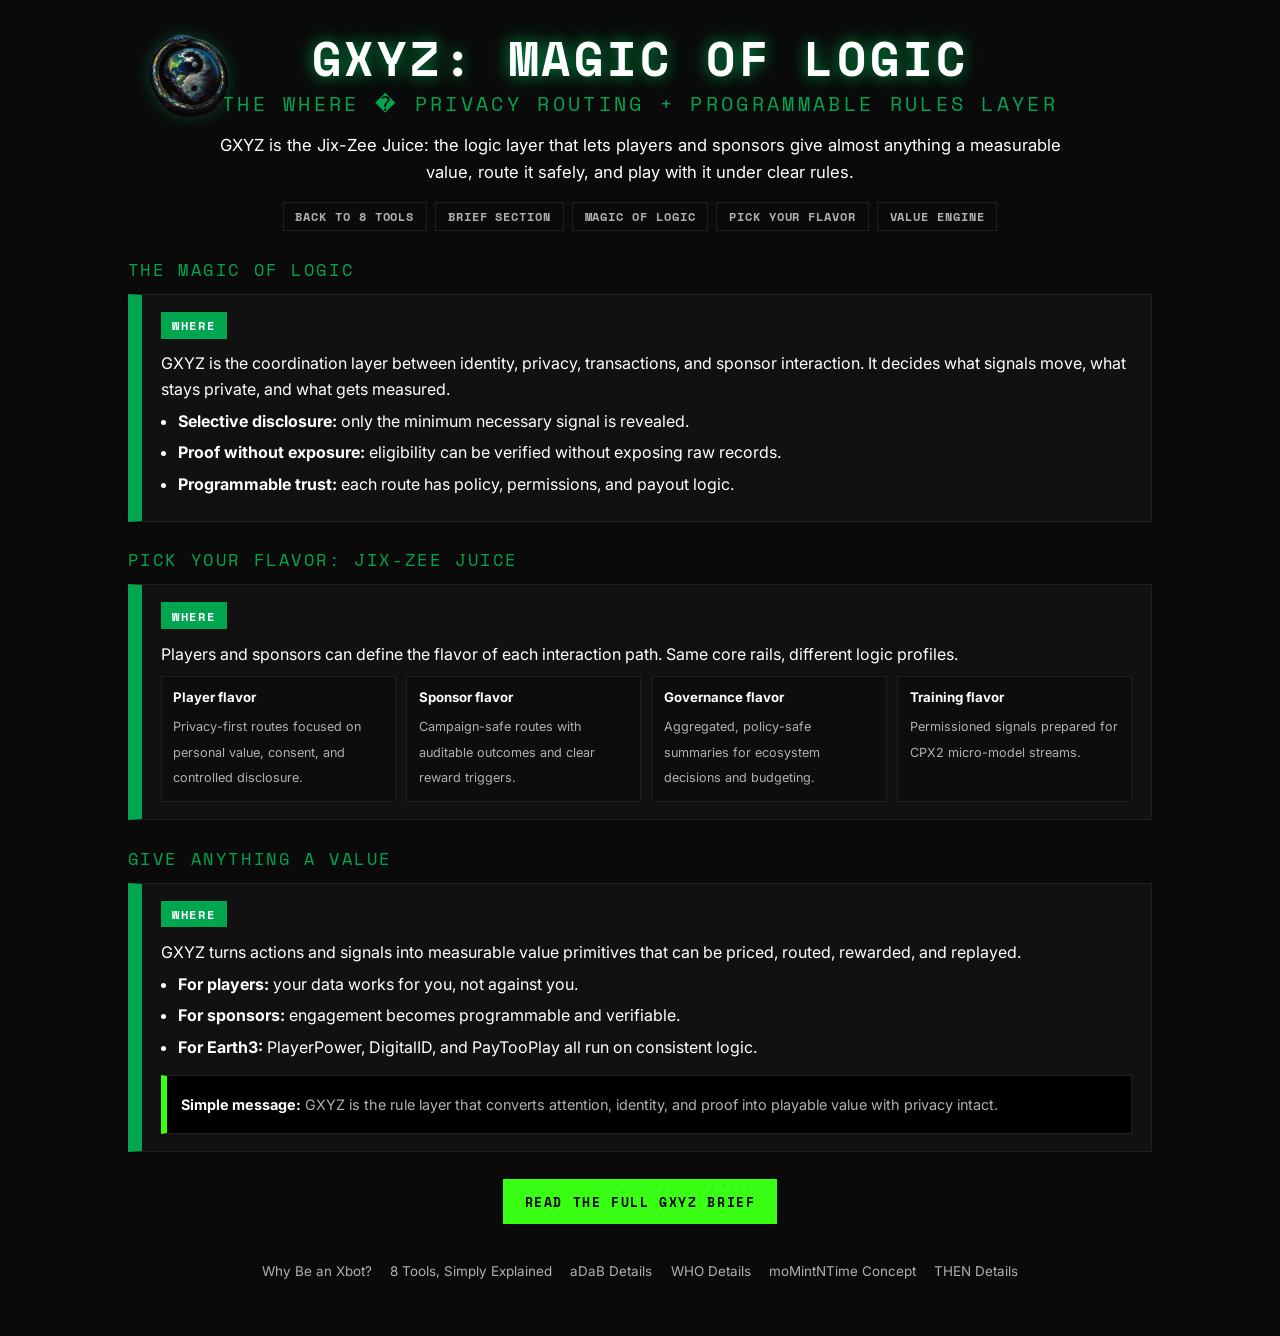
<file: gxyz-details.html>
<!DOCTYPE html>
<html lang="en">
<head>
<meta charset="UTF-8" />
<meta name="viewport" content="width=device-width, initial-scale=1.0" />
<title>GXYZ � Magic of Logic | Earth3</title>
<link href="https://fonts.googleapis.com/css2?family=Inter:wght@400;600;700&family=Space+Mono:wght@400;700&display=swap" rel="stylesheet">
<link rel="stylesheet" href="color-bible.css" />
<style>
*{box-sizing:border-box}
body{margin:0;background:var(--e3-page);color:var(--e3-ghost-text);font:400 16px/1.62 Inter,system-ui,sans-serif}
main{max-width:1060px;margin:0 auto;padding:1.8rem 1.1rem 3rem}
header{position:relative;text-align:center;margin-bottom:1.2rem;min-height:96px}
.brand-logo-link{position:absolute;left:0;top:0;display:block;line-height:0}
.brand-logo{display:block;width:clamp(86px,11vw,132px);height:auto;filter:drop-shadow(0 0 8px rgba(0,165,80,.35))}
h1{margin:.2rem 0;color:#fff;text-shadow:0 0 14px rgba(0,165,80,.72),0 0 28px rgba(0,165,80,.45);font:700 clamp(1.95rem,7vw,3rem)/1.08 "Space Mono",ui-monospace,monospace;letter-spacing:.08em;text-transform:uppercase}
.sub{color:var(--e3-where);font:400 clamp(.95rem,2.6vw,1.22rem) "Space Mono",monospace;letter-spacing:.17em;text-transform:uppercase;margin:.3rem 0 .9rem}
.tagline{max-width:54rem;margin:0 auto;color:#fff;font-size:1.04rem}
.quick-links{display:flex;flex-wrap:wrap;justify-content:center;gap:.5rem;margin-top:1rem}
.quick-links a{color:var(--e3-ghost-text);text-decoration:none;border:1px solid var(--e3-line);padding:.33rem .74rem;font:700 .72rem "Space Mono",monospace;letter-spacing:.08em;text-transform:uppercase}
.quick-links a:hover{border-color:#fff;color:#fff}
.section{margin-top:1.6rem}
h2{color:var(--e3-where);font:400 1.08rem "Space Mono",monospace;letter-spacing:.15em;text-transform:uppercase;margin:0 0 .75rem}
.card{background:var(--e3-card);border:1px solid var(--e3-line);border-left:14px solid var(--e3-where);padding:1.08rem 1.2rem;margin-bottom:.9rem}
.badge{display:inline-block;background:var(--e3-where);color:#fff;font:700 .76rem "Space Mono",monospace;letter-spacing:.14em;padding:.26rem .7rem;margin-bottom:.45rem}
.card p{color:#fff;margin:.35rem 0}
.bullets{margin:.35rem 0 .2rem 1.08rem;padding:0;color:#fff;line-height:1.55}
.bullets li{margin-bottom:.42rem}
.grid{display:grid;grid-template-columns:repeat(auto-fit,minmax(220px,1fr));gap:.65rem;margin-top:.52rem}
.tile{border:1px solid var(--e3-line);background:#0d0d0d;padding:.66rem .73rem}
.tile strong{display:block;color:#fff;font-size:.83rem;margin-bottom:.24rem}
.tile span{color:var(--e3-ghost-text);font-size:.79rem;line-height:1.42}
.callout{border:1px solid var(--e3-line);border-left:6px solid var(--e3-how);background:#000;padding:.78rem .9rem;margin-top:1rem}
.callout p{margin:.26rem 0;color:var(--e3-ghost-text);font-size:.9rem}
.cta{display:inline-block;background:var(--e3-how);color:#000;padding:.8rem 1.35rem;font:700 .84rem "Space Mono",monospace;letter-spacing:.12em;text-transform:uppercase;text-decoration:none;margin-top:.45rem}
@media (prefers-reduced-motion:no-preference){.cta{animation:glow 2s ease-in-out infinite}}
@keyframes glow{0%,100%{box-shadow:0 0 4px var(--e3-how)}50%{box-shadow:0 0 18px var(--e3-how)}}
footer{margin-top:2rem;text-align:center;font-size:.84rem}
footer a{color:var(--e3-ghost-text);margin:0 .45rem;display:inline-block;padding:.3rem 0;text-decoration:none}
footer a:hover{color:#fff}
:focus-visible{outline:2px solid var(--e3-how);outline-offset:2px}
@media (max-width:640px){header{min-height:0}.brand-logo-link{position:static;display:inline-block;margin:0 auto .7rem}.brand-logo{width:min(120px,36vw)}}
</style>
</head>
<body>
<main>
<header>
<a class="brand-logo-link" href="earth3-8-tools.html" aria-label="Back to Earth3 tools">
  <img class="brand-logo" src="earth3-logo.png" alt="Earth3 logo" onerror="this.style.display='none'">
</a>
<h1>GXYZ: Magic of Logic</h1>
<p class="sub">The WHERE � Privacy routing + programmable rules layer</p>
<p class="tagline">GXYZ is the Jix-Zee Juice: the logic layer that lets players and sponsors give almost anything a measurable value, route it safely, and play with it under clear rules.</p>
<nav class="quick-links">
  <a href="earth3-8-tools.html">Back to 8 Tools</a>
  <a href="index.html#bw-gxyz">Brief section</a>
  <a href="#magic">Magic of logic</a>
  <a href="#flavors">Pick your flavor</a>
  <a href="#value-engine">Value engine</a>
</nav>
</header>

<section class="section" id="magic">
<h2>The Magic of Logic</h2>
<div class="card">
<span class="badge">WHERE</span>
<p>GXYZ is the coordination layer between identity, privacy, transactions, and sponsor interaction. It decides what signals move, what stays private, and what gets measured.</p>
<ul class="bullets">
  <li><strong>Selective disclosure:</strong> only the minimum necessary signal is revealed.</li>
  <li><strong>Proof without exposure:</strong> eligibility can be verified without exposing raw records.</li>
  <li><strong>Programmable trust:</strong> each route has policy, permissions, and payout logic.</li>
</ul>
</div>
</section>

<section class="section" id="flavors">
<h2>Pick Your Flavor: Jix-Zee Juice</h2>
<div class="card">
<span class="badge">WHERE</span>
<p>Players and sponsors can define the flavor of each interaction path. Same core rails, different logic profiles.</p>
<div class="grid">
  <div class="tile"><strong>Player flavor</strong><span>Privacy-first routes focused on personal value, consent, and controlled disclosure.</span></div>
  <div class="tile"><strong>Sponsor flavor</strong><span>Campaign-safe routes with auditable outcomes and clear reward triggers.</span></div>
  <div class="tile"><strong>Governance flavor</strong><span>Aggregated, policy-safe summaries for ecosystem decisions and budgeting.</span></div>
  <div class="tile"><strong>Training flavor</strong><span>Permissioned signals prepared for CPX2 micro-model streams.</span></div>
</div>
</div>
</section>

<section class="section" id="value-engine">
<h2>Give Anything a Value</h2>
<div class="card">
<span class="badge">WHERE</span>
<p>GXYZ turns actions and signals into measurable value primitives that can be priced, routed, rewarded, and replayed.</p>
<ul class="bullets">
  <li><strong>For players:</strong> your data works for you, not against you.</li>
  <li><strong>For sponsors:</strong> engagement becomes programmable and verifiable.</li>
  <li><strong>For Earth3:</strong> PlayerPower, DigitalID, and PayTooPlay all run on consistent logic.</li>
</ul>

<div class="callout">
  <p><strong style="color:#fff">Simple message:</strong> GXYZ is the rule layer that converts attention, identity, and proof into playable value with privacy intact.</p>
</div>
</div>
</section>

<div style="text-align:center;margin-top:1.2rem">
  <a class="cta" href="index.html#bw-gxyz">Read the full GXYZ brief</a>
</div>

<footer>
<a href="index.html">Why Be an Xbot?</a>
<a href="earth3-8-tools.html">8 Tools, Simply Explained</a>
<a href="adab-token.html">aDaB Details</a>
<a href="who-details.html">WHO Details</a>
<a href="momintntime.html">moMintNTime Concept</a>
<a href="then-timechain.html">THEN Details</a>
</footer>
</main>
</body>
</html>
</file>
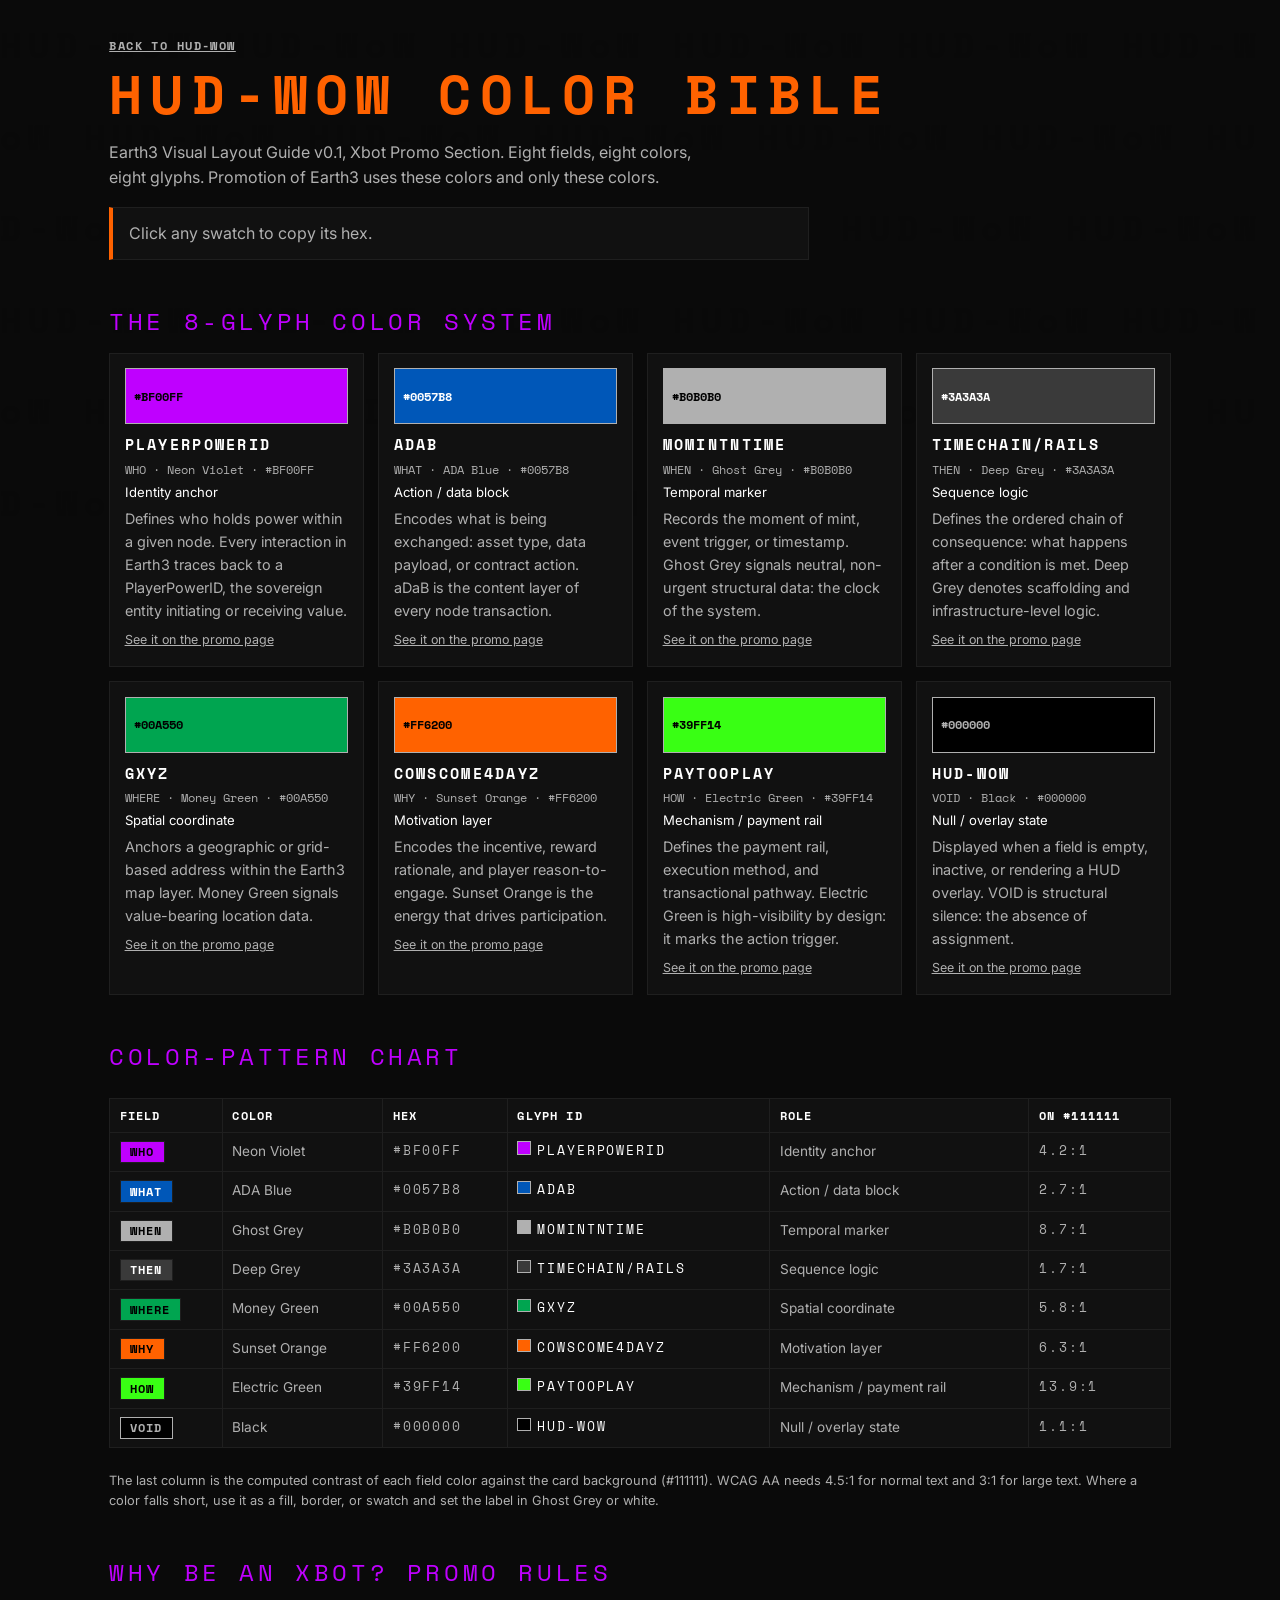
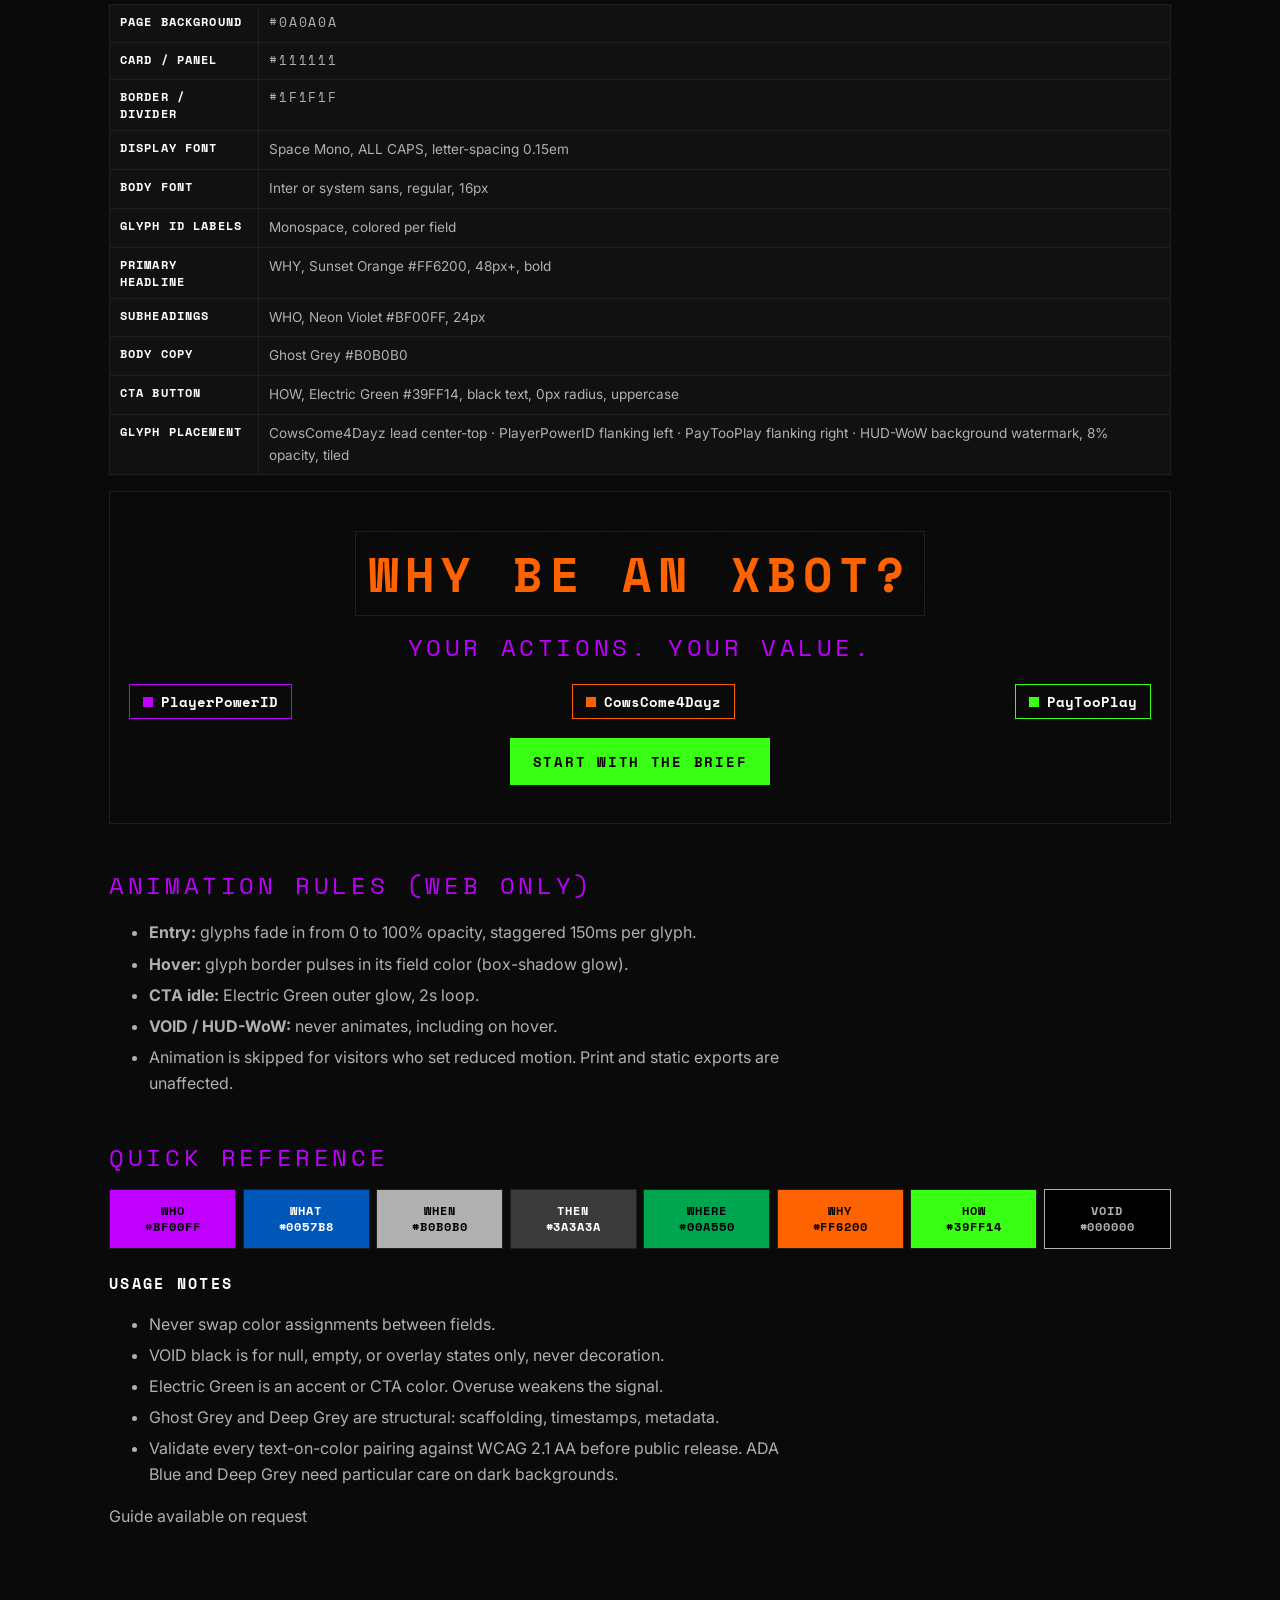
<file: hud-wow-color-bible.html>
<!DOCTYPE html>
<html lang="en"><head><meta charset="UTF-8"><meta name="viewport" content="width=device-width, initial-scale=1.0">
<title>HUD-WoW Color Bible · Earth3</title>
<link rel="preconnect" href="https://fonts.googleapis.com"><link rel="preconnect" href="https://fonts.gstatic.com" crossorigin>
<link href="https://fonts.googleapis.com/css2?family=Inter:wght@400;600&family=Space+Mono:wght@400;700&display=swap" rel="stylesheet">
<link rel="stylesheet" href="color-bible.css">
<style>
*{box-sizing:border-box}
body{margin:0;background:var(--e3-page);color:var(--e3-ghost-text);font:400 16px/1.6 Inter,system-ui,sans-serif;position:relative}
body::before{content:"HUD-WoW   HUD-WoW   HUD-WoW   HUD-WoW   HUD-WoW   HUD-WoW   HUD-WoW   HUD-WoW   HUD-WoW   HUD-WoW   HUD-WoW   HUD-WoW   HUD-WoW   HUD-WoW   HUD-WoW   HUD-WoW   HUD-WoW   HUD-WoW   HUD-WoW   HUD-WoW   HUD-WoW   HUD-WoW   HUD-WoW   HUD-WoW   HUD-WoW   HUD-WoW   HUD-WoW   HUD-WoW   HUD-WoW   HUD-WoW   HUD-WoW   HUD-WoW   ";position:fixed;inset:0;z-index:0;pointer-events:none;overflow:hidden;white-space:normal;word-break:break-all;
font:700 2.2rem/2.6 "Space Mono",monospace;color:#000;opacity:var(--e3-void-watermark-opacity);letter-spacing:.2em}
main{position:relative;z-index:1;max-width:1100px;margin:0 auto;padding:2rem 1.2rem 4rem}
h1,h2,h3,.mono{font-family:"Space Mono",ui-monospace,monospace;text-transform:uppercase;letter-spacing:.15em}
h1{color:var(--e3-why);font-size:clamp(2rem,6vw,3.4rem);line-height:1.1;margin:.4rem 0 .8rem}
h2{color:var(--e3-who);font-size:1.5rem;margin:2.6rem 0 .8rem;font-weight:400}
h3{font-size:.95rem;margin:.5rem 0 .2rem;color:#fff}
a{color:var(--e3-ghost-text)}
.back{font:700 .75rem "Space Mono",monospace;letter-spacing:.12em;text-transform:uppercase}
.lead{max-width:62ch}
.rule{border:1px solid var(--e3-line);border-left:4px solid var(--e3-why);background:var(--e3-card);padding:.8rem 1rem;margin:1rem 0;max-width:70ch}
.rule b{color:#fff}
.grid{display:grid;grid-template-columns:repeat(auto-fit,minmax(250px,1fr));gap:.9rem}
.gl{background:var(--e3-card);border:1px solid var(--e3-line);padding:.9rem;transition:box-shadow .2s,border-color .2s}
.gl:hover,.gl:focus-within{border-color:var(--f);box-shadow:0 0 14px var(--f)}
.gl[id="f-void"]:hover{box-shadow:none;border-color:var(--e3-line)}
.gl p{margin:.25rem 0;font-size:.9rem}.gl .meta{font:400 .72rem "Space Mono",monospace;color:#B0B0B0}.gl .role{color:#fff;font-size:.82rem}
.sw{display:block;width:100%;height:56px;background:var(--f);border:1px solid #B0B0B0;cursor:pointer;font:700 .72rem "Space Mono",monospace;text-align:left;padding:0 .5rem;margin-bottom:.4rem}
.gl[id="f-void"] .sw{border-color:#B0B0B0}
.site{font-size:.78rem}
table{width:100%;border-collapse:collapse;background:var(--e3-card);margin:.6rem 0;font-size:.85rem}
th,td{border:1px solid var(--e3-line);padding:.5rem .6rem;text-align:left;vertical-align:top}th{color:#fff;font:700 .72rem "Space Mono",monospace;letter-spacing:.1em;text-transform:uppercase}
.mono{font-size:.8rem}.g{color:#fff}.g::before{content:"";display:inline-block;width:.7rem;height:.7rem;background:var(--f);border:1px solid #B0B0B0;margin-right:.4rem}
/* promo canvas preview, per guide Section 3 */
.canvas{position:relative;overflow:hidden;background:var(--e3-page);border:1px solid var(--e3-line);padding:2.4rem 1.2rem;text-align:center;margin:1rem 0}
.canvas::before{content:"HUD-WoW  HUD-WoW  HUD-WoW  HUD-WoW  HUD-WoW  HUD-WoW  HUD-WoW  HUD-WoW  HUD-WoW  HUD-WoW  HUD-WoW  HUD-WoW  HUD-WoW  HUD-WoW  HUD-WoW  HUD-WoW  HUD-WoW  HUD-WoW  HUD-WoW  HUD-WoW  HUD-WoW  HUD-WoW  HUD-WoW  HUD-WoW";position:absolute;inset:0;font:700 1.6rem/2.4 "Space Mono",monospace;color:#000;opacity:.08;letter-spacing:.2em;pointer-events:none;overflow:hidden}
.canvas>*{position:relative}
.canvas .why{display:inline-block;color:var(--e3-why);font:700 clamp(2rem,6vw,3rem) "Space Mono",monospace;letter-spacing:.15em;text-transform:uppercase;border:1px solid var(--e3-line);padding:.4rem .8rem}
.canvas .sub{color:var(--e3-who);font:400 1.5rem "Space Mono",monospace;letter-spacing:.15em;text-transform:uppercase;margin:.8rem 0}
.canvas .flank{display:flex;justify-content:space-between;gap:1rem;margin:1.2rem 0;flex-wrap:wrap}
.canvas .gly{border:1px solid var(--f);padding:.4rem .8rem;font:700 .85rem "Space Mono",monospace;color:#fff;transition:box-shadow .2s}
.canvas .gly:hover{box-shadow:0 0 14px var(--f)}
.canvas .gly::before{content:"";display:inline-block;width:.6rem;height:.6rem;background:var(--f);margin-right:.5rem}
.canvas .cta{display:inline-block;background:var(--e3-how);color:#000;border-radius:0;padding:.8rem 1.4rem;font:700 .9rem "Space Mono",monospace;letter-spacing:.12em;text-transform:uppercase;text-decoration:none}
@media (prefers-reduced-motion:no-preference){
.fade{opacity:0;animation:fin .5s ease forwards;animation-delay:calc(var(--i)*150ms)}
@keyframes fin{to{opacity:1}}
.canvas .cta{animation:cbGlow 2s ease-in-out infinite}}
.strip{display:grid;grid-template-columns:repeat(auto-fit,minmax(110px,1fr));gap:.4rem}.strip .cb-pill{justify-content:center;text-align:center;line-height:1.4;padding:.8rem .4rem}
ul{max-width:70ch}li{margin:.35rem 0}
.toast{position:fixed;bottom:1rem;right:1rem;background:#fff;color:#000;padding:.4rem .8rem;font:700 .75rem "Space Mono",monospace;opacity:0;transition:opacity .2s;z-index:5}.toast.on{opacity:1}
:focus-visible{outline:2px solid var(--e3-how);outline-offset:2px}
</style></head><body>
<main>
<a class="back" href="index.html#bw-hud">Back to HUD-WoW</a>
<h1>HUD-WoW Color Bible</h1>
<p class="lead">Earth3 Visual Layout Guide v0.1, Xbot Promo Section. Eight fields, eight colors, eight glyphs. Promotion of Earth3 uses these colors and only these colors.</p>
<div class="rule">Click any swatch to copy its hex.</div>

<h2>The 8-glyph color system</h2>
<div class="grid"><article class="gl fade" id="f-who" style="--f:#BF00FF;--i:0">
<button class="sw" data-hex="#BF00FF" aria-label="Copy #BF00FF"><span style="color:#000000">#BF00FF</span></button>
<h3>PlayerPowerID</h3><p class="meta">WHO · Neon Violet · #BF00FF</p><p class="role">Identity anchor</p><p>Defines who holds power within a given node. Every interaction in Earth3 traces back to a PlayerPowerID, the sovereign entity initiating or receiving value.</p>
<a class="site" href="index.html#bw-playerpower-id">See it on the promo page</a></article><article class="gl fade" id="f-what" style="--f:#0057B8;--i:1">
<button class="sw" data-hex="#0057B8" aria-label="Copy #0057B8"><span style="color:#FFFFFF">#0057B8</span></button>
<h3>aDaB</h3><p class="meta">WHAT · ADA Blue · #0057B8</p><p class="role">Action / data block</p><p>Encodes what is being exchanged: asset type, data payload, or contract action. aDaB is the content layer of every node transaction.</p>
<a class="site" href="index.html#bw-adab">See it on the promo page</a></article><article class="gl fade" id="f-when" style="--f:#B0B0B0;--i:2">
<button class="sw" data-hex="#B0B0B0" aria-label="Copy #B0B0B0"><span style="color:#000000">#B0B0B0</span></button>
<h3>moMintNTime</h3><p class="meta">WHEN · Ghost Grey · #B0B0B0</p><p class="role">Temporal marker</p><p>Records the moment of mint, event trigger, or timestamp. Ghost Grey signals neutral, non-urgent structural data: the clock of the system.</p>
<a class="site" href="index.html#bw-momintntime">See it on the promo page</a></article><article class="gl fade" id="f-then" style="--f:#3A3A3A;--i:3">
<button class="sw" data-hex="#3A3A3A" aria-label="Copy #3A3A3A"><span style="color:#FFFFFF">#3A3A3A</span></button>
<h3>TimeChain/Rails</h3><p class="meta">THEN · Deep Grey · #3A3A3A</p><p class="role">Sequence logic</p><p>Defines the ordered chain of consequence: what happens after a condition is met. Deep Grey denotes scaffolding and infrastructure-level logic.</p>
<a class="site" href="index.html#bw-titanium-rails">See it on the promo page</a></article><article class="gl fade" id="f-where" style="--f:#00A550;--i:4">
<button class="sw" data-hex="#00A550" aria-label="Copy #00A550"><span style="color:#000000">#00A550</span></button>
<h3>GXYZ</h3><p class="meta">WHERE · Money Green · #00A550</p><p class="role">Spatial coordinate</p><p>Anchors a geographic or grid-based address within the Earth3 map layer. Money Green signals value-bearing location data.</p>
<a class="site" href="index.html#bw-gxyz">See it on the promo page</a></article><article class="gl fade" id="f-why" style="--f:#FF6200;--i:5">
<button class="sw" data-hex="#FF6200" aria-label="Copy #FF6200"><span style="color:#000000">#FF6200</span></button>
<h3>CowsCome4Dayz</h3><p class="meta">WHY · Sunset Orange · #FF6200</p><p class="role">Motivation layer</p><p>Encodes the incentive, reward rationale, and player reason-to-engage. Sunset Orange is the energy that drives participation.</p>
<a class="site" href="index.html#bw-cows">See it on the promo page</a></article><article class="gl fade" id="f-how" style="--f:#39FF14;--i:6">
<button class="sw" data-hex="#39FF14" aria-label="Copy #39FF14"><span style="color:#000000">#39FF14</span></button>
<h3>PayTooPlay</h3><p class="meta">HOW · Electric Green · #39FF14</p><p class="role">Mechanism / payment rail</p><p>Defines the payment rail, execution method, and transactional pathway. Electric Green is high-visibility by design: it marks the action trigger.</p>
<a class="site" href="index.html#bw-paytooplay">See it on the promo page</a></article><article class="gl fade" id="f-void" style="--f:#000000;--i:7">
<button class="sw" data-hex="#000000" aria-label="Copy #000000"><span style="color:#B0B0B0">#000000</span></button>
<h3>HUD-WoW</h3><p class="meta">VOID · Black · #000000</p><p class="role">Null / overlay state</p><p>Displayed when a field is empty, inactive, or rendering a HUD overlay. VOID is structural silence: the absence of assignment.</p>
<a class="site" href="index.html#bw-hud">See it on the promo page</a></article></div>

<h2>Color-pattern chart</h2>
<div style="overflow-x:auto"><table><thead><tr><th>Field</th><th>Color</th><th>Hex</th><th>Glyph ID</th><th>Role</th><th>On #111111</th></tr></thead><tbody><tr><td><span class="cb-pill who">WHO</span></td><td>Neon Violet</td><td class="mono">#BF00FF</td><td class="mono g" style="--f:#BF00FF">PlayerPowerID</td><td>Identity anchor</td><td class="mono">4.2:1</td></tr><tr><td><span class="cb-pill what">WHAT</span></td><td>ADA Blue</td><td class="mono">#0057B8</td><td class="mono g" style="--f:#0057B8">aDaB</td><td>Action / data block</td><td class="mono">2.7:1</td></tr><tr><td><span class="cb-pill when">WHEN</span></td><td>Ghost Grey</td><td class="mono">#B0B0B0</td><td class="mono g" style="--f:#B0B0B0">moMintNTime</td><td>Temporal marker</td><td class="mono">8.7:1</td></tr><tr><td><span class="cb-pill then">THEN</span></td><td>Deep Grey</td><td class="mono">#3A3A3A</td><td class="mono g" style="--f:#3A3A3A">TimeChain/Rails</td><td>Sequence logic</td><td class="mono">1.7:1</td></tr><tr><td><span class="cb-pill where">WHERE</span></td><td>Money Green</td><td class="mono">#00A550</td><td class="mono g" style="--f:#00A550">GXYZ</td><td>Spatial coordinate</td><td class="mono">5.8:1</td></tr><tr><td><span class="cb-pill why">WHY</span></td><td>Sunset Orange</td><td class="mono">#FF6200</td><td class="mono g" style="--f:#FF6200">CowsCome4Dayz</td><td>Motivation layer</td><td class="mono">6.3:1</td></tr><tr><td><span class="cb-pill how">HOW</span></td><td>Electric Green</td><td class="mono">#39FF14</td><td class="mono g" style="--f:#39FF14">PayTooPlay</td><td>Mechanism / payment rail</td><td class="mono">13.9:1</td></tr><tr><td><span class="cb-pill void">VOID</span></td><td>Black</td><td class="mono">#000000</td><td class="mono g" style="--f:#000000">HUD-WoW</td><td>Null / overlay state</td><td class="mono">1.1:1</td></tr></tbody></table></div>
<p class="meta" style="font-size:.8rem">The last column is the computed contrast of each field color against the card background (#111111). WCAG AA needs 4.5:1 for normal text and 3:1 for large text. Where a color falls short, use it as a fill, border, or swatch and set the label in Ghost Grey or white.</p>

<h2>Why Be an Xbot? promo rules</h2>
<table><tbody>
<tr><th>Page background</th><td class="mono">#0A0A0A</td></tr><tr><th>Card / panel</th><td class="mono">#111111</td></tr><tr><th>Border / divider</th><td class="mono">#1F1F1F</td></tr>
<tr><th>Display font</th><td>Space Mono, ALL CAPS, letter-spacing 0.15em</td></tr><tr><th>Body font</th><td>Inter or system sans, regular, 16px</td></tr><tr><th>Glyph ID labels</th><td>Monospace, colored per field</td></tr>
<tr><th>Primary headline</th><td>WHY, Sunset Orange #FF6200, 48px+, bold</td></tr><tr><th>Subheadings</th><td>WHO, Neon Violet #BF00FF, 24px</td></tr><tr><th>Body copy</th><td>Ghost Grey #B0B0B0</td></tr>
<tr><th>CTA button</th><td>HOW, Electric Green #39FF14, black text, 0px radius, uppercase</td></tr>
<tr><th>Glyph placement</th><td>CowsCome4Dayz lead center-top · PlayerPowerID flanking left · PayTooPlay flanking right · HUD-WoW background watermark, 8% opacity, tiled</td></tr>
</tbody></table>
<div class="canvas">
<div class="why">Why be an Xbot?</div>
<div class="sub">Your actions. Your value.</div>
<div class="flank"><span class="gly" style="--f:#BF00FF">PlayerPowerID</span><span class="gly" style="--f:#FF6200">CowsCome4Dayz</span><span class="gly" style="--f:#39FF14">PayTooPlay</span></div>
<a class="cta" href="index.html">Start with the brief</a>
</div>

<h2>Animation rules (web only)</h2>
<ul><li><b>Entry:</b> glyphs fade in from 0 to 100% opacity, staggered 150ms per glyph.</li><li><b>Hover:</b> glyph border pulses in its field color (box-shadow glow).</li><li><b>CTA idle:</b> Electric Green outer glow, 2s loop.</li><li><b>VOID / HUD-WoW:</b> never animates, including on hover.</li><li>Animation is skipped for visitors who set reduced motion. Print and static exports are unaffected.</li></ul>

<h2>Quick reference</h2>
<div class="strip"><button class="cb-pill who" data-hex="#BF00FF">WHO<br>#BF00FF</button><button class="cb-pill what" data-hex="#0057B8">WHAT<br>#0057B8</button><button class="cb-pill when" data-hex="#B0B0B0">WHEN<br>#B0B0B0</button><button class="cb-pill then" data-hex="#3A3A3A">THEN<br>#3A3A3A</button><button class="cb-pill where" data-hex="#00A550">WHERE<br>#00A550</button><button class="cb-pill why" data-hex="#FF6200">WHY<br>#FF6200</button><button class="cb-pill how" data-hex="#39FF14">HOW<br>#39FF14</button><button class="cb-pill void" data-hex="#000000">VOID<br>#000000</button></div>
<h3 style="margin-top:1.4rem">Usage notes</h3>
<ul>
<li>Never swap color assignments between fields.</li>
<li>VOID black is for null, empty, or overlay states only, never decoration.</li>
<li>Electric Green is an accent or CTA color. Overuse weakens the signal.</li>
<li>Ghost Grey and Deep Grey are structural: scaffolding, timestamps, metadata.</li>
<li>Validate every text-on-color pairing against WCAG 2.1 AA before public release. ADA Blue and Deep Grey need particular care on dark backgrounds.</li></ul>
<p>Guide available on request</p>
</main><div class="toast" id="t" role="status">Copied</div>
<script>
document.querySelectorAll('[data-hex]').forEach(function(b){b.addEventListener('click',function(){
 var h=b.dataset.hex,t=document.getElementById('t');
 (navigator.clipboard?navigator.clipboard.writeText(h):Promise.reject()).catch(function(){}).then(function(){t.textContent='Copied '+h;t.classList.add('on');setTimeout(function(){t.classList.remove('on')},1200)});});});
</script></body></html>
</file>
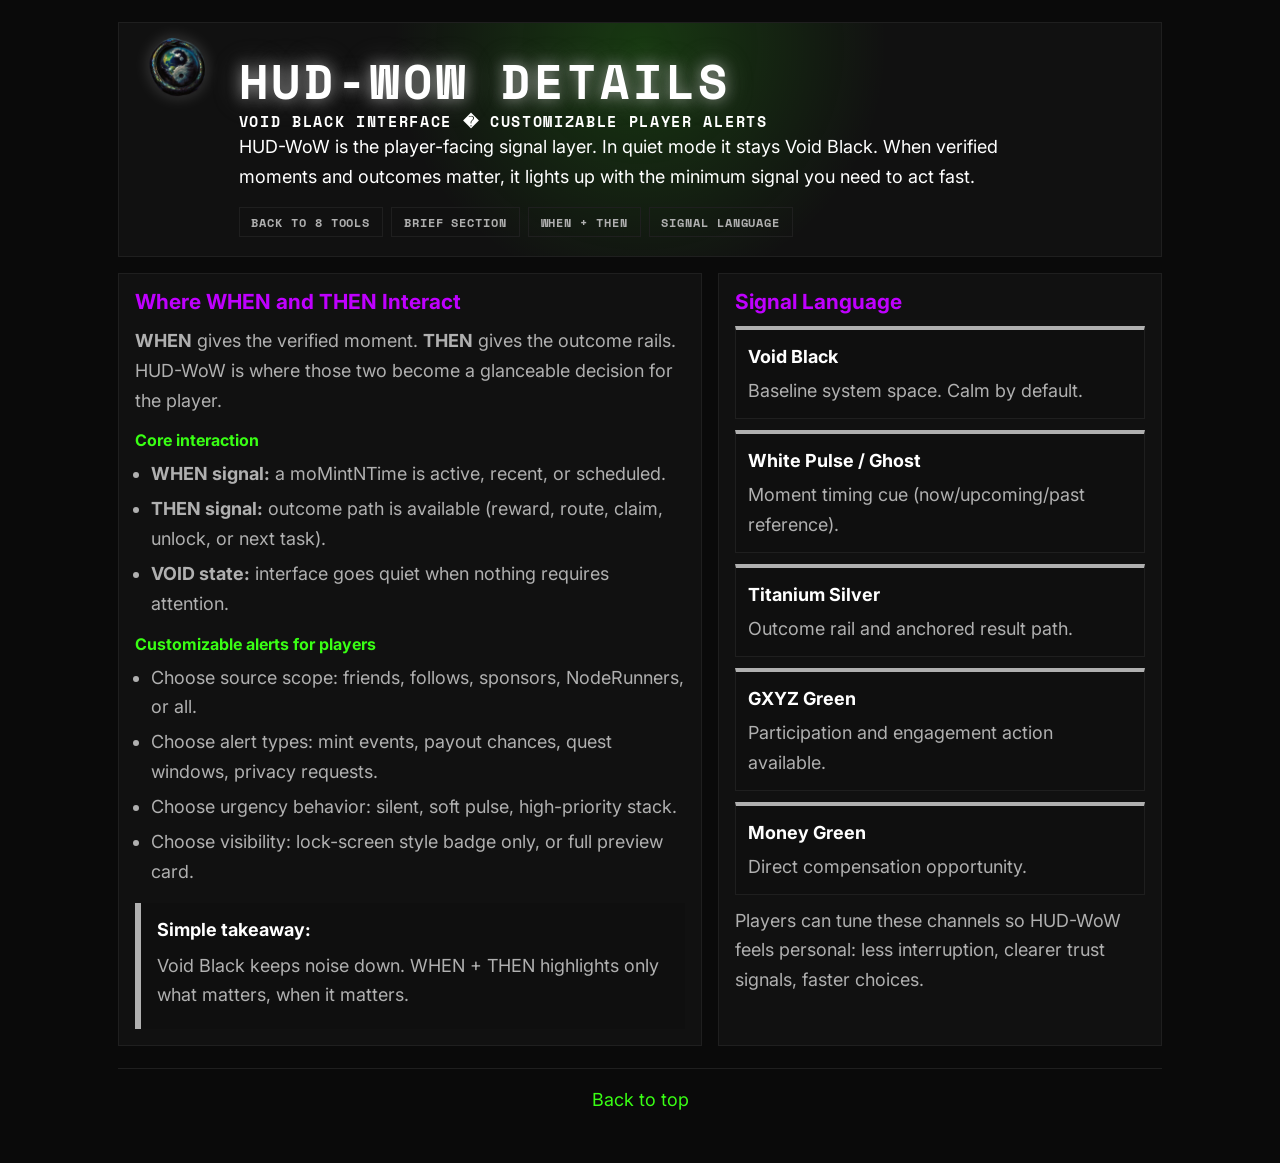
<file: hud-wow-details.html>
<!DOCTYPE html>
<html lang="en">
<head>
<meta charset="UTF-8">
<meta name="viewport" content="width=device-width, initial-scale=1.0">
<title>HUD-WoW Details | Earth3</title>
<link href="https://fonts.googleapis.com/css2?family=Inter:wght@400;600;700&family=Space+Mono:wght@400;700&display=swap" rel="stylesheet">
<link rel="stylesheet" href="color-bible.css">
<style>
*{box-sizing:border-box}
body{margin:0;background:#0A0A0A;color:#B0B0B0;font:400 18px/1.65 Inter,system-ui,sans-serif}
main{max-width:1080px;margin:0 auto;padding:1.4rem 1.1rem 3rem}
.hero{position:relative;padding:1.2rem 1.1rem 1.2rem 7.5rem;border:1px solid #1F1F1F;background:radial-gradient(circle at 50% 10%,rgba(57,255,20,.17),transparent 44%),#111}
.home-logo{position:absolute;left:1rem;top:.8rem;display:block}
.home-logo img{display:block;width:92px;height:auto;filter:drop-shadow(0 0 8px rgba(255,255,255,.2))}
.home-logo:focus-visible{outline:3px solid #39FF14;outline-offset:4px}
h1{margin:.8rem 0 .4rem;color:#fff;text-shadow:0 0 14px rgba(176,176,176,.72),0 0 28px rgba(176,176,176,.45);font:700 clamp(1.95rem,7vw,3rem)/1.08 "Space Mono",ui-monospace,monospace;letter-spacing:.08em;text-transform:uppercase}
.sub{margin:0 0 .6rem;color:#39FF14;font:700 .95rem/1 "Space Mono",ui-monospace,monospace;letter-spacing:.11em;text-transform:uppercase}
.hero p{margin:.2rem 0 0;max-width:70ch;color:#fff}
.quick-links{display:flex;flex-wrap:wrap;justify-content:flex-start;gap:.5rem;margin-top:1rem}
.quick-links a{color:var(--e3-ghost-text);text-decoration:none;border:1px solid var(--e3-line);padding:.33rem .74rem;font:700 .72rem "Space Mono",monospace;letter-spacing:.08em;text-transform:uppercase}
.quick-links a:hover{border-color:#fff;color:#fff}

.grid{display:grid;grid-template-columns:1.25fr .95fr;gap:1rem;margin-top:1rem}
.card{border:1px solid #1F1F1F;background:#111;padding:1rem}
.card h2{margin:0 0 .7rem;color:#BF00FF;font:700 1.3rem/1.2 Inter,sans-serif}
.card h3{margin:1rem 0 .45rem;color:#39FF14;font:700 1rem/1.2 Inter,sans-serif}
.card p{margin:.35rem 0}
.list{margin:.55rem 0 .3rem 1.05rem;padding:0}
.list li{margin:.34rem 0}
.callout{margin-top:1rem;border-left:6px solid #B0B0B0;background:#0F0F0F;padding:.8rem 1rem}
.callout b{color:#fff}
.tile{border:1px solid #1F1F1F;background:#0F0F0F;padding:.75rem;margin-bottom:.7rem;border-top:4px solid #B0B0B0}
.tile b{display:block;color:#fff;margin-bottom:.28rem}
footer{margin-top:1.4rem;padding-top:1rem;border-top:1px solid #1F1F1F;text-align:center}
footer a{color:#39FF14;text-decoration:none}
@media (max-width:860px){.hero{padding:7rem 1rem 1rem}.home-logo{left:1rem;top:.65rem}.home-logo img{width:84px}.grid{grid-template-columns:1fr}}
</style>
</head>
<body>
<main>
  <section class="hero" id="top">
    <a class="home-logo" href="earth3-8-tools.html" aria-label="Back to Earth3 tools home">
      <img src="earth3-logo.png" alt="Earth3 logo home button" onerror="this.style.display='none'">
    </a>
    <h1>HUD-WoW Details</h1>
    <p class="sub">Void Black interface � Customizable player alerts</p>
    <p>HUD-WoW is the player-facing signal layer. In quiet mode it stays Void Black. When verified moments and outcomes matter, it lights up with the minimum signal you need to act fast.</p>
    <nav class="quick-links">
      <a href="earth3-8-tools.html">Back to 8 Tools</a>
      <a href="index.html#bw-hud">Brief section</a>
      <a href="#interaction">WHEN + THEN</a>
      <a href="#signals">Signal language</a>
    </nav>
  </section>

  <section class="grid" id="interaction">
    <article class="card">
      <h2>Where WHEN and THEN Interact</h2>
      <p><b>WHEN</b> gives the verified moment. <b>THEN</b> gives the outcome rails. HUD-WoW is where those two become a glanceable decision for the player.</p>

      <h3>Core interaction</h3>
      <ul class="list">
        <li><b>WHEN signal:</b> a moMintNTime is active, recent, or scheduled.</li>
        <li><b>THEN signal:</b> outcome path is available (reward, route, claim, unlock, or next task).</li>
        <li><b>VOID state:</b> interface goes quiet when nothing requires attention.</li>
      </ul>

      <h3>Customizable alerts for players</h3>
      <ul class="list">
        <li>Choose source scope: friends, follows, sponsors, NodeRunners, or all.</li>
        <li>Choose alert types: mint events, payout chances, quest windows, privacy requests.</li>
        <li>Choose urgency behavior: silent, soft pulse, high-priority stack.</li>
        <li>Choose visibility: lock-screen style badge only, or full preview card.</li>
      </ul>

      <div class="callout">
        <b>Simple takeaway:</b>
        <p>Void Black keeps noise down. WHEN + THEN highlights only what matters, when it matters.</p>
      </div>
    </article>

    <aside class="card" id="signals">
      <h2>Signal Language</h2>
      <div class="tile"><b>Void Black</b>Baseline system space. Calm by default.</div>
      <div class="tile"><b>White Pulse / Ghost</b>Moment timing cue (now/upcoming/past reference).</div>
      <div class="tile"><b>Titanium Silver</b>Outcome rail and anchored result path.</div>
      <div class="tile"><b>GXYZ Green</b>Participation and engagement action available.</div>
      <div class="tile"><b>Money Green</b>Direct compensation opportunity.</div>

      <p>Players can tune these channels so HUD-WoW feels personal: less interruption, clearer trust signals, faster choices.</p>
    </aside>
  </section>

  <footer>
    <a href="#top">Back to top</a>
  </footer>
</main>
</body>
</html>
</file>
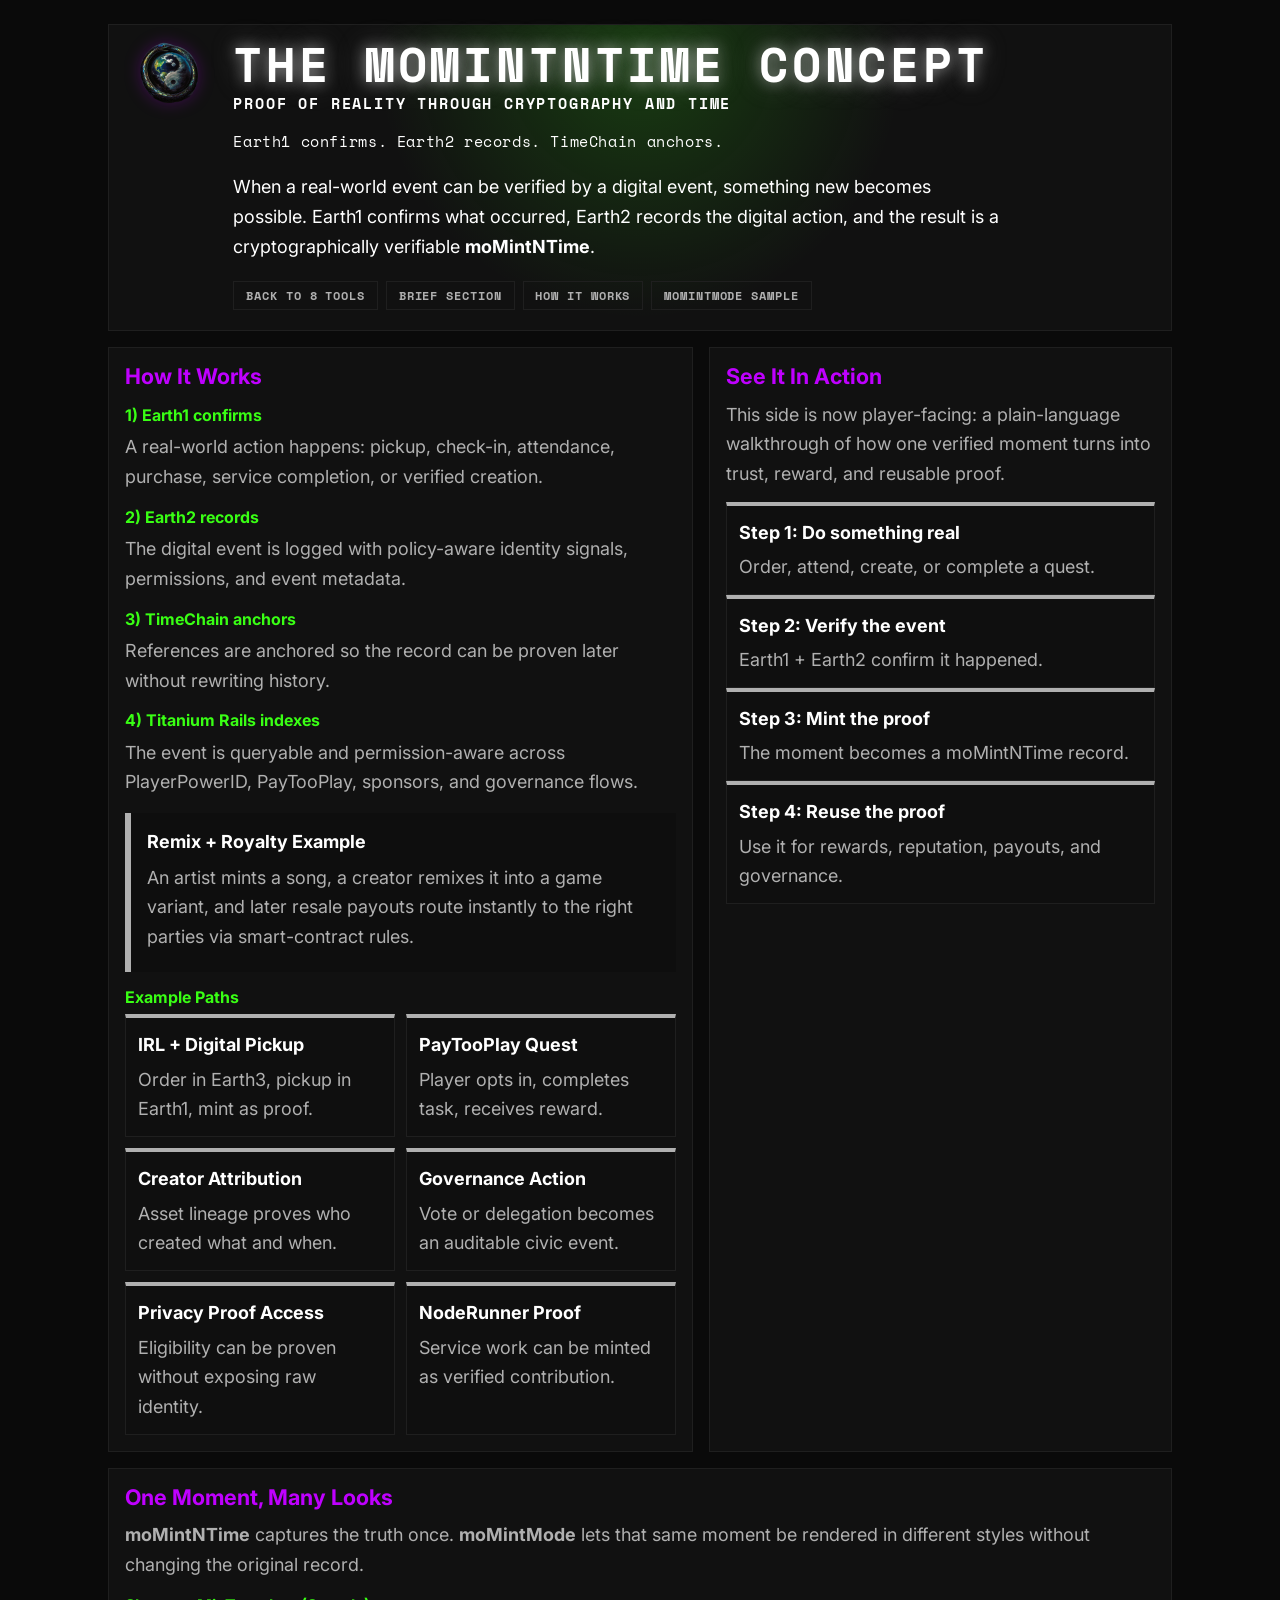
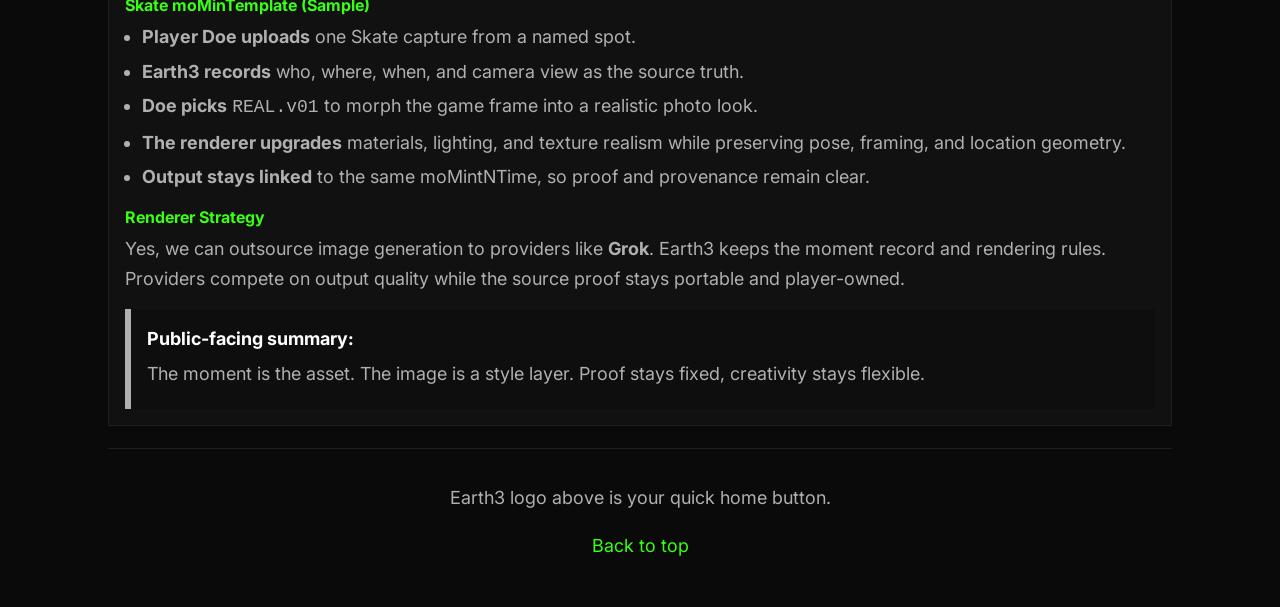
<file: momintntime.html>
<!DOCTYPE html>
<html lang="en">
<head>
<meta charset="UTF-8">
<meta name="viewport" content="width=device-width, initial-scale=1.0">
<title>The moMintNTime Concept | Earth3</title>
<link href="https://fonts.googleapis.com/css2?family=Inter:wght@400;600;700&family=Space+Mono:wght@400;700&display=swap" rel="stylesheet">
<link rel="stylesheet" href="color-bible.css">
<style>
*{box-sizing:border-box}
body{margin:0;background:#0A0A0A;color:#B0B0B0;font:400 18px/1.65 Inter,system-ui,sans-serif}
main{max-width:1100px;margin:0 auto;padding:1.5rem 1.1rem 3rem}
.hero{position:relative;padding-left:7.8rem;border:1px solid #1F1F1F;background:radial-gradient(circle at 50% 10%,rgba(57,255,20,.18),transparent 44%),#111}
.home-logo{position:absolute;left:1rem;top:1rem;display:block}
.home-logo img{display:block;width:96px;height:auto;filter:drop-shadow(0 0 8px rgba(191,0,255,.25))}
.home-logo:focus-visible{outline:3px solid #39FF14;outline-offset:4px}
h1{margin:.8rem 1rem .4rem 0;color:#fff;text-shadow:0 0 14px rgba(176,176,176,.72),0 0 28px rgba(176,176,176,.45);font:700 clamp(1.95rem,7vw,3rem)/1.08 "Space Mono",ui-monospace,monospace;letter-spacing:.08em;text-transform:uppercase}
.sub{margin:0 1rem .45rem 0;color:#39FF14;font:700 .95rem/1 "Space Mono",ui-monospace,monospace;letter-spacing:.12em;text-transform:uppercase}
.tag{margin:0 1rem 1.2rem 0;color:#B0B0B0;font:400 .95rem/1.5 "Space Mono",ui-monospace,monospace;letter-spacing:.04em}
.hero p{margin:.2rem 1rem 1.2rem 0;max-width:70ch;color:#fff}
.quick-links{display:flex;flex-wrap:wrap;justify-content:flex-start;gap:.5rem;margin:0 1rem 1.25rem 0}
.quick-links a{color:var(--e3-ghost-text);text-decoration:none;border:1px solid var(--e3-line);padding:.33rem .74rem;font:700 .72rem "Space Mono",monospace;letter-spacing:.08em;text-transform:uppercase}
.quick-links a:hover{border-color:#fff;color:#fff}

.grid{display:grid;grid-template-columns:1.2fr .95fr;gap:1rem;margin-top:1rem}
.card{border:1px solid #1F1F1F;background:#111;padding:1rem}
.card h2{margin:0 0 .6rem;color:#BF00FF;font:700 1.35rem/1.2 Inter,sans-serif}
.card h3{margin:1rem 0 .45rem;color:#39FF14;font:700 1rem/1.2 Inter,sans-serif}
.card p{margin:.35rem 0}
.fig img{width:100%;height:auto;display:block;border:1px solid #1F1F1F;background:#0A0A0A}
.caption{margin:.45rem 0 0;font-size:.9rem;color:#B0B0B0}
.callout{margin-top:1rem;border-left:6px solid #B0B0B0;background:#0E0E0E;padding:.9rem 1rem}
.callout b{color:#fff}
.examples{margin-top:1rem}
.examples .row{display:grid;grid-template-columns:repeat(auto-fit,minmax(210px,1fr));gap:.7rem}
.tile{border:1px solid #1F1F1F;background:#0F0F0F;padding:.75rem;border-top:4px solid #B0B0B0}
.tile b{color:#fff;display:block;margin-bottom:.3rem}
.promo{margin-top:1rem}
.promo h2{margin:0 0 .6rem;color:#BF00FF;font:700 1.35rem/1.2 Inter,sans-serif}
.promo h3{margin:1rem 0 .45rem;color:#39FF14;font:700 1rem/1.2 Inter,sans-serif}
.promo ul{margin:.45rem 0 .8rem 1.1rem;padding:0}
.promo li{margin:.3rem 0}
footer{margin-top:1.4rem;padding-top:1rem;border-top:1px solid #1F1F1F;text-align:center}
footer a{color:#39FF14;text-decoration:none}
@media (max-width:840px){.hero{padding-left:1rem;padding-top:7rem}.home-logo{left:1rem;top:.7rem}.home-logo img{width:88px}.grid{grid-template-columns:1fr}}
</style>
</head>
<body>
<main>
  <section class="hero" id="top">
    <a class="home-logo" href="earth3-8-tools.html" aria-label="Back to Earth3 tools home">
      <img src="earth3-logo.png" alt="Earth3 logo home button" onerror="this.style.display='none'">
    </a>
    <h1>The moMintNTime Concept</h1>
    <p class="sub">Proof of reality through cryptography and time</p>
    <p class="tag">Earth1 confirms. Earth2 records. TimeChain anchors.</p>
    <p>When a real-world event can be verified by a digital event, something new becomes possible. Earth1 confirms what occurred, Earth2 records the digital action, and the result is a cryptographically verifiable <b>moMintNTime</b>.</p>
    <nav class="quick-links">
      <a href="earth3-8-tools.html">Back to 8 Tools</a>
      <a href="index.html#bw-momintntime">Brief section</a>
      <a href="#how-it-works">How it works</a>
      <a href="#momintmode-sample">moMintMode sample</a>
    </nav>
  </section>

  <section class="grid" id="how-it-works">
    <article class="card">
      <h2>How It Works</h2>
      <h3>1) Earth1 confirms</h3>
      <p>A real-world action happens: pickup, check-in, attendance, purchase, service completion, or verified creation.</p>
      <h3>2) Earth2 records</h3>
      <p>The digital event is logged with policy-aware identity signals, permissions, and event metadata.</p>
      <h3>3) TimeChain anchors</h3>
      <p>References are anchored so the record can be proven later without rewriting history.</p>
      <h3>4) Titanium Rails indexes</h3>
      <p>The event is queryable and permission-aware across PlayerPowerID, PayTooPlay, sponsors, and governance flows.</p>

      <div class="callout">
        <b>Remix + Royalty Example</b>
        <p>An artist mints a song, a creator remixes it into a game variant, and later resale payouts route instantly to the right parties via smart-contract rules.</p>
      </div>

      <div class="examples">
        <h3>Example Paths</h3>
        <div class="row">
          <div class="tile"><b>IRL + Digital Pickup</b>Order in Earth3, pickup in Earth1, mint as proof.</div>
          <div class="tile"><b>PayTooPlay Quest</b>Player opts in, completes task, receives reward.</div>
          <div class="tile"><b>Creator Attribution</b>Asset lineage proves who created what and when.</div>
          <div class="tile"><b>Governance Action</b>Vote or delegation becomes an auditable civic event.</div>
          <div class="tile"><b>Privacy Proof Access</b>Eligibility can be proven without exposing raw identity.</div>
          <div class="tile"><b>NodeRunner Proof</b>Service work can be minted as verified contribution.</div>
        </div>
      </div>
    </article>

    <aside class="card">
      <h2>See It In Action</h2>
      <p>This side is now player-facing: a plain-language walkthrough of how one verified moment turns into trust, reward, and reusable proof.</p>

      <div class="tile" style="margin-top:.8rem"><b>Step 1: Do something real</b>Order, attend, create, or complete a quest.</div>
      <div class="tile"><b>Step 2: Verify the event</b>Earth1 + Earth2 confirm it happened.</div>
      <div class="tile"><b>Step 3: Mint the proof</b>The moment becomes a moMintNTime record.</div>
      <div class="tile"><b>Step 4: Reuse the proof</b>Use it for rewards, reputation, payouts, and governance.</div>


    </aside>
  </section>
  <section class="card promo" id="momintmode-sample">
    <h2>One Moment, Many Looks</h2>
    <p><b>moMintNTime</b> captures the truth once. <b>moMintMode</b> lets that same moment be rendered in different styles without changing the original record.</p>

    <h3>Skate moMinTemplate (Sample)</h3>
    <ul>
      <li><b>Player Doe uploads</b> one Skate capture from a named spot.</li>
      <li><b>Earth3 records</b> who, where, when, and camera view as the source truth.</li>
      <li><b>Doe picks</b> <code>REAL.v01</code> to morph the game frame into a realistic photo look.</li>
      <li><b>The renderer upgrades</b> materials, lighting, and texture realism while preserving pose, framing, and location geometry.</li>
      <li><b>Output stays linked</b> to the same moMintNTime, so proof and provenance remain clear.</li>
    </ul>

    <h3>Renderer Strategy</h3>
    <p>Yes, we can outsource image generation to providers like <b>Grok</b>. Earth3 keeps the moment record and rendering rules. Providers compete on output quality while the source proof stays portable and player-owned.</p>

    <div class="callout">
      <b>Public-facing summary:</b>
      <p>The moment is the asset. The image is a style layer. Proof stays fixed, creativity stays flexible.</p>
    </div>
  </section>

  <footer>
    <p>Earth3 logo above is your quick home button.</p>
    <a href="#top">Back to top</a>
  </footer>
</main>
</body>
</html>
</file>
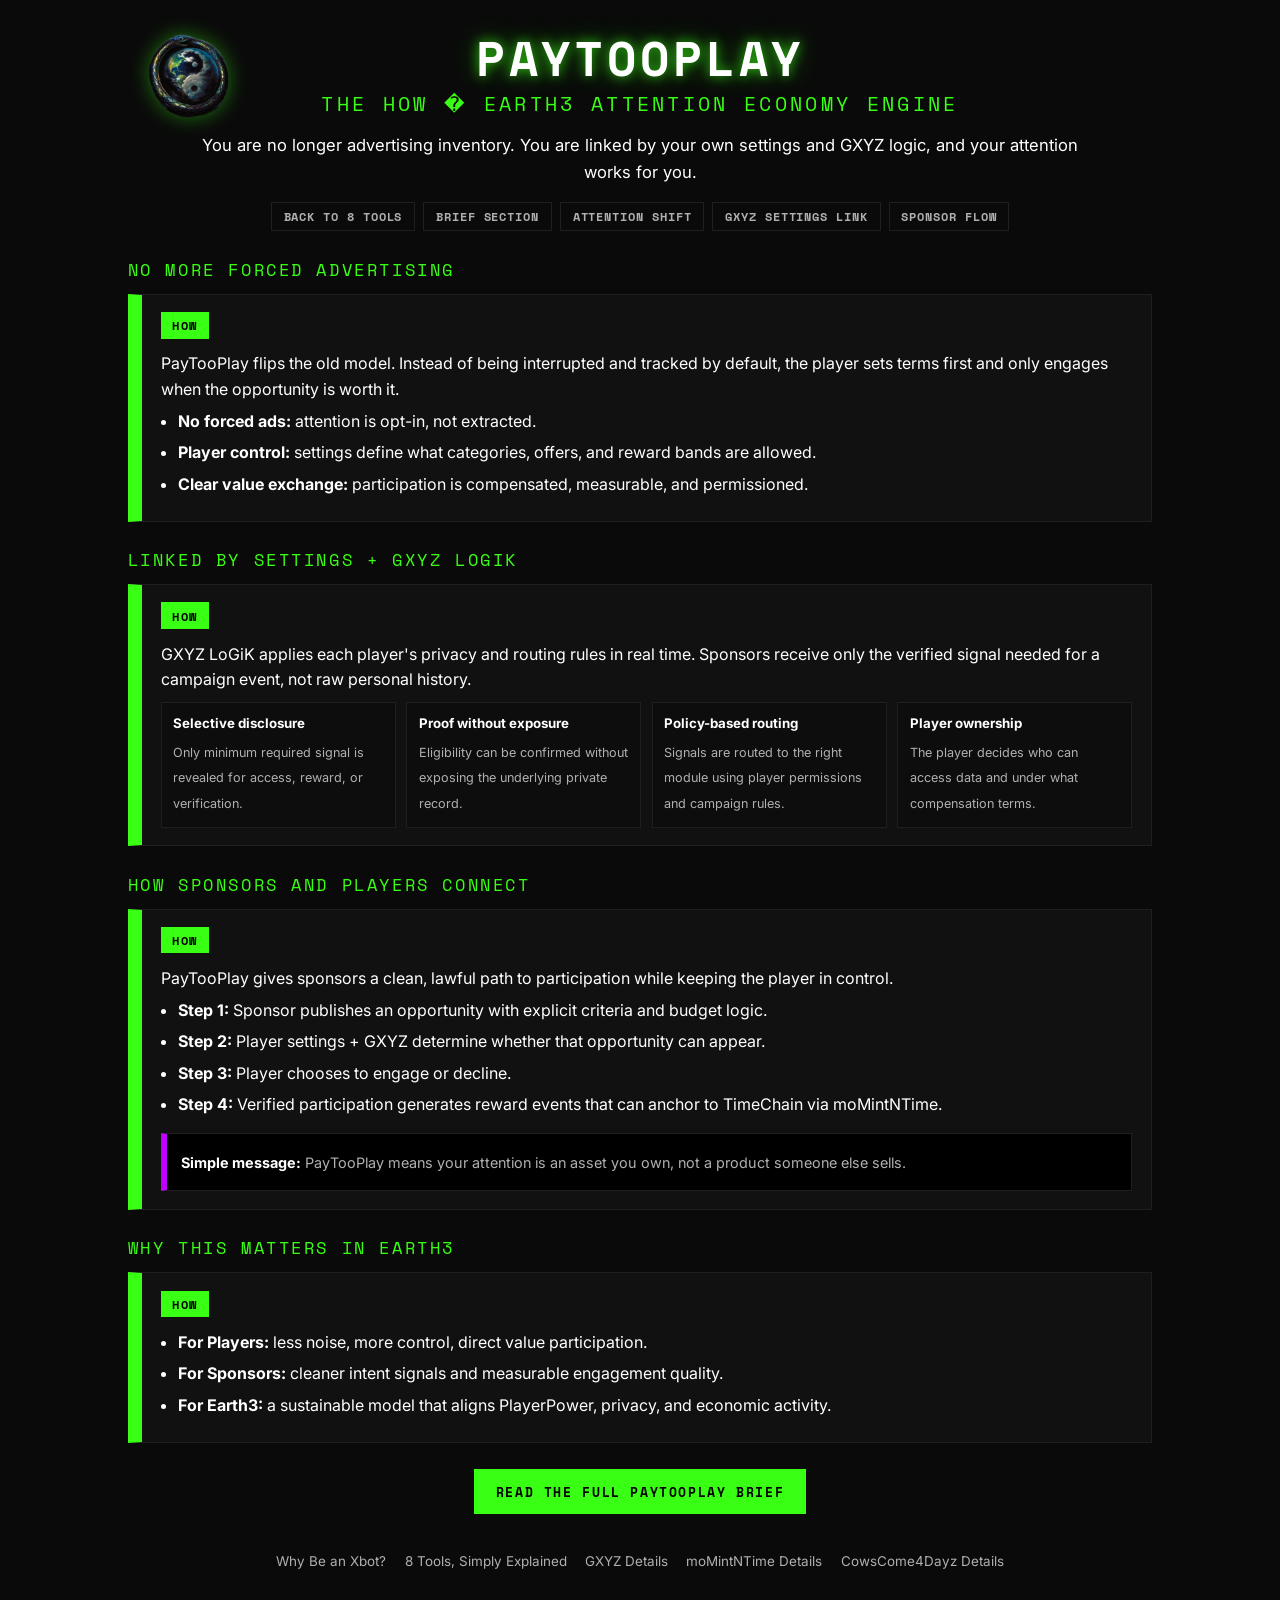
<file: paytooplay-details.html>
<!DOCTYPE html>
<html lang="en">
<head>
<meta charset="UTF-8" />
<meta name="viewport" content="width=device-width, initial-scale=1.0" />
<title>PayTooPlay | Earth3 Attention Engine</title>
<link href="https://fonts.googleapis.com/css2?family=Inter:wght@400;600;700&family=Space+Mono:wght@400;700&display=swap" rel="stylesheet">
<link rel="stylesheet" href="color-bible.css" />
<style>
*{box-sizing:border-box}
body{margin:0;background:var(--e3-page);color:var(--e3-ghost-text);font:400 16px/1.62 Inter,system-ui,sans-serif}
main{max-width:1060px;margin:0 auto;padding:1.8rem 1.1rem 3rem}
header{position:relative;text-align:center;margin-bottom:1.2rem;min-height:96px}
.brand-logo-link{position:absolute;left:0;top:0;display:block;line-height:0}
.brand-logo{display:block;width:clamp(86px,11vw,132px);height:auto;filter:drop-shadow(0 0 10px rgba(57,255,20,.42))}
h1{margin:.2rem 0;color:#fff;text-shadow:0 0 12px rgba(57,255,20,.72),0 0 28px rgba(57,255,20,.40);font:700 clamp(1.95rem,7vw,3rem)/1.08 "Space Mono",ui-monospace,monospace;letter-spacing:.08em;text-transform:uppercase}
.sub{color:var(--e3-how);font:400 clamp(.95rem,2.6vw,1.22rem) "Space Mono",monospace;letter-spacing:.17em;text-transform:uppercase;margin:.3rem 0 .9rem}
.tagline{max-width:56rem;margin:0 auto;color:#fff;font-size:1.04rem}
.quick-links{display:flex;flex-wrap:wrap;justify-content:center;gap:.5rem;margin-top:1rem}
.quick-links a{color:var(--e3-ghost-text);text-decoration:none;border:1px solid var(--e3-line);padding:.33rem .74rem;font:700 .72rem "Space Mono",monospace;letter-spacing:.08em;text-transform:uppercase}
.quick-links a:hover{border-color:#fff;color:#fff}
.section{margin-top:1.6rem}
h2{color:var(--e3-how);font:400 1.08rem "Space Mono",monospace;letter-spacing:.15em;text-transform:uppercase;margin:0 0 .75rem}
.card{background:var(--e3-card);border:1px solid var(--e3-line);border-left:14px solid var(--e3-how);padding:1.08rem 1.2rem;margin-bottom:.9rem}
.badge{display:inline-block;background:var(--e3-how);color:#000;font:700 .76rem "Space Mono",monospace;letter-spacing:.14em;padding:.26rem .7rem;margin-bottom:.45rem}
.card p{color:#fff;margin:.35rem 0}
.bullets{margin:.35rem 0 .2rem 1.08rem;padding:0;color:#fff;line-height:1.55}
.bullets li{margin-bottom:.42rem}
.grid{display:grid;grid-template-columns:repeat(auto-fit,minmax(220px,1fr));gap:.65rem;margin-top:.52rem}
.tile{border:1px solid var(--e3-line);background:#0d0d0d;padding:.66rem .73rem}
.tile strong{display:block;color:#fff;font-size:.83rem;margin-bottom:.24rem}
.tile span{color:var(--e3-ghost-text);font-size:.79rem;line-height:1.42}
.callout{border:1px solid var(--e3-line);border-left:6px solid var(--e3-who);background:#000;padding:.78rem .9rem;margin-top:1rem}
.callout p{margin:.26rem 0;color:var(--e3-ghost-text);font-size:.9rem}
.cta{display:inline-block;background:var(--e3-how);color:#000;padding:.8rem 1.35rem;font:700 .84rem "Space Mono",monospace;letter-spacing:.12em;text-transform:uppercase;text-decoration:none;margin-top:.45rem}
@media (prefers-reduced-motion:no-preference){.cta{animation:glow 2s ease-in-out infinite}}
@keyframes glow{0%,100%{box-shadow:0 0 4px var(--e3-how)}50%{box-shadow:0 0 18px var(--e3-how)}}
footer{margin-top:2rem;text-align:center;font-size:.84rem}
footer a{color:var(--e3-ghost-text);margin:0 .45rem;display:inline-block;padding:.3rem 0;text-decoration:none}
footer a:hover{color:#fff}
:focus-visible{outline:2px solid var(--e3-how);outline-offset:2px}
@media (max-width:640px){header{min-height:0}.brand-logo-link{position:static;display:inline-block;margin:0 auto .7rem}.brand-logo{width:min(120px,36vw)}}
</style>
</head>
<body>
<main>
<header>
<a class="brand-logo-link" href="earth3-8-tools.html" aria-label="Back to Earth3 tools">
  <img class="brand-logo" src="earth3-logo.png" alt="Earth3 logo" onerror="this.style.display='none'">
</a>
<h1>PayTooPlay</h1>
<p class="sub">The HOW � Earth3 attention economy engine</p>
<p class="tagline">You are no longer advertising inventory. You are linked by your own settings and GXYZ logic, and your attention works for you.</p>
<nav class="quick-links">
  <a href="earth3-8-tools.html">Back to 8 Tools</a>
  <a href="index.html#bw-paytooplay">Brief section</a>
  <a href="#attention-shift">Attention shift</a>
  <a href="#gxyz-link">GXYZ settings link</a>
  <a href="#sponsor-flow">Sponsor flow</a>
</nav>
</header>

<section class="section" id="attention-shift">
<h2>No More Forced Advertising</h2>
<div class="card">
<span class="badge">HOW</span>
<p>PayTooPlay flips the old model. Instead of being interrupted and tracked by default, the player sets terms first and only engages when the opportunity is worth it.</p>
<ul class="bullets">
  <li><strong>No forced ads:</strong> attention is opt-in, not extracted.</li>
  <li><strong>Player control:</strong> settings define what categories, offers, and reward bands are allowed.</li>
  <li><strong>Clear value exchange:</strong> participation is compensated, measurable, and permissioned.</li>
</ul>
</div>
</section>

<section class="section" id="gxyz-link">
<h2>Linked by Settings + GXYZ LoGiK</h2>
<div class="card">
<span class="badge">HOW</span>
<p>GXYZ LoGiK applies each player's privacy and routing rules in real time. Sponsors receive only the verified signal needed for a campaign event, not raw personal history.</p>
<div class="grid">
  <div class="tile"><strong>Selective disclosure</strong><span>Only minimum required signal is revealed for access, reward, or verification.</span></div>
  <div class="tile"><strong>Proof without exposure</strong><span>Eligibility can be confirmed without exposing the underlying private record.</span></div>
  <div class="tile"><strong>Policy-based routing</strong><span>Signals are routed to the right module using player permissions and campaign rules.</span></div>
  <div class="tile"><strong>Player ownership</strong><span>The player decides who can access data and under what compensation terms.</span></div>
</div>
</div>
</section>

<section class="section" id="sponsor-flow">
<h2>How Sponsors and Players Connect</h2>
<div class="card">
<span class="badge">HOW</span>
<p>PayTooPlay gives sponsors a clean, lawful path to participation while keeping the player in control.</p>
<ul class="bullets">
  <li><strong>Step 1:</strong> Sponsor publishes an opportunity with explicit criteria and budget logic.</li>
  <li><strong>Step 2:</strong> Player settings + GXYZ determine whether that opportunity can appear.</li>
  <li><strong>Step 3:</strong> Player chooses to engage or decline.</li>
  <li><strong>Step 4:</strong> Verified participation generates reward events that can anchor to TimeChain via moMintNTime.</li>
</ul>
<div class="callout">
  <p><strong style="color:#fff">Simple message:</strong> PayTooPlay means your attention is an asset you own, not a product someone else sells.</p>
</div>
</div>
</section>

<section class="section">
<h2>Why This Matters in Earth3</h2>
<div class="card">
<span class="badge">HOW</span>
<ul class="bullets">
  <li><strong>For Players:</strong> less noise, more control, direct value participation.</li>
  <li><strong>For Sponsors:</strong> cleaner intent signals and measurable engagement quality.</li>
  <li><strong>For Earth3:</strong> a sustainable model that aligns PlayerPower, privacy, and economic activity.</li>
</ul>
</div>
</section>

<div style="text-align:center;margin-top:1.2rem">
  <a class="cta" href="index.html#bw-paytooplay">Read the full PayTooPlay brief</a>
</div>

<footer>
<a href="index.html">Why Be an Xbot?</a>
<a href="earth3-8-tools.html">8 Tools, Simply Explained</a>
<a href="gxyz-details.html">GXYZ Details</a>
<a href="momintntime.html">moMintNTime Details</a>
<a href="cowscome4dayz-details.html">CowsCome4Dayz Details</a>
</footer>
</main>
</body>
</html>
</file>
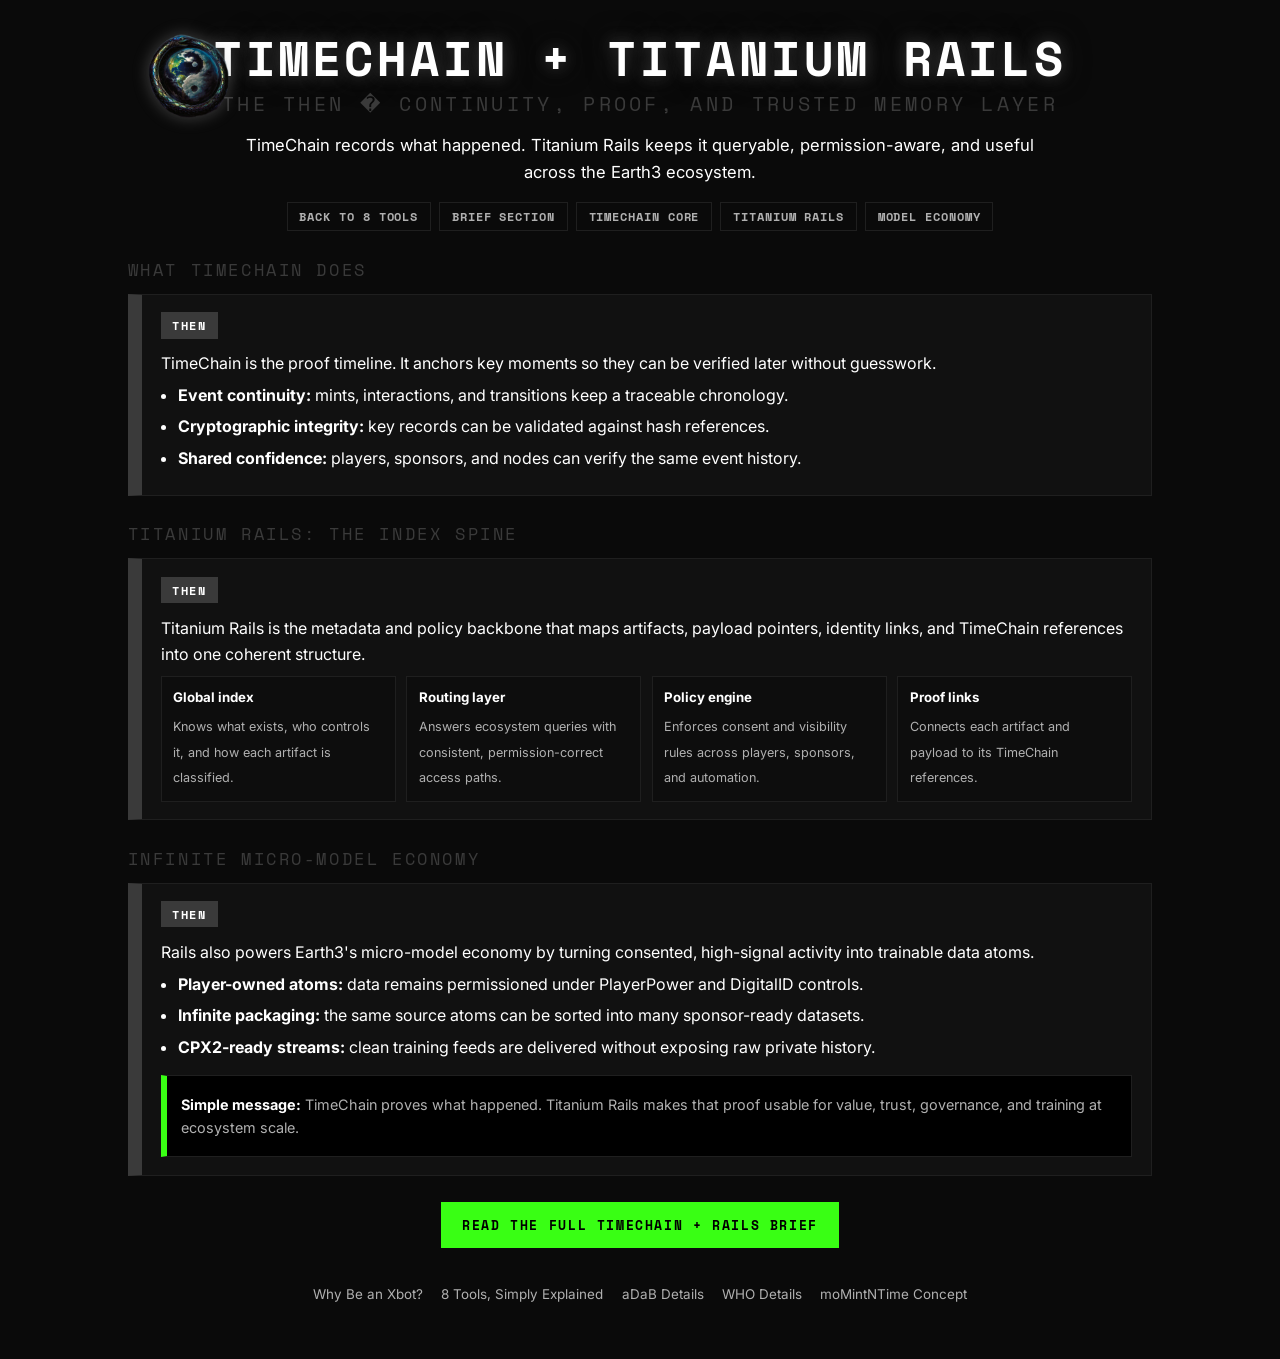
<file: then-timechain.html>
<!DOCTYPE html>
<html lang="en">
<head>
<meta charset="UTF-8" />
<meta name="viewport" content="width=device-width, initial-scale=1.0" />
<title>TimeChain + Titanium Rails | Earth3</title>
<link href="https://fonts.googleapis.com/css2?family=Inter:wght@400;600;700&family=Space+Mono:wght@400;700&display=swap" rel="stylesheet">
<link rel="stylesheet" href="color-bible.css" />
<style>
*{box-sizing:border-box}
body{margin:0;background:var(--e3-page);color:var(--e3-ghost-text);font:400 16px/1.62 Inter,system-ui,sans-serif}
main{max-width:1060px;margin:0 auto;padding:1.8rem 1.1rem 3rem}
header{position:relative;text-align:center;margin-bottom:1.2rem;min-height:96px}
.brand-logo-link{position:absolute;left:0;top:0;display:block;line-height:0}
.brand-logo{display:block;width:clamp(86px,11vw,132px);height:auto;filter:drop-shadow(0 0 8px rgba(176,176,176,.35))}
h1{margin:.2rem 0;color:#fff;text-shadow:0 0 14px rgba(58,58,58,.82),0 0 28px rgba(58,58,58,.55);font:700 clamp(1.95rem,7vw,3rem)/1.08 "Space Mono",ui-monospace,monospace;letter-spacing:.08em;text-transform:uppercase}
.sub{color:var(--e3-then);font:400 clamp(.95rem,2.6vw,1.22rem) "Space Mono",monospace;letter-spacing:.17em;text-transform:uppercase;margin:.3rem 0 .9rem}
.tagline{max-width:50rem;margin:0 auto;color:#fff;font-size:1.04rem}
.quick-links{display:flex;flex-wrap:wrap;justify-content:center;gap:.5rem;margin-top:1rem}
.quick-links a{color:var(--e3-ghost-text);text-decoration:none;border:1px solid var(--e3-line);padding:.33rem .74rem;font:700 .72rem "Space Mono",monospace;letter-spacing:.08em;text-transform:uppercase}
.quick-links a:hover{border-color:#fff;color:#fff}
.section{margin-top:1.6rem}
h2{color:var(--e3-then);font:400 1.08rem "Space Mono",monospace;letter-spacing:.15em;text-transform:uppercase;margin:0 0 .75rem}
.card{background:var(--e3-card);border:1px solid var(--e3-line);border-left:14px solid var(--e3-then);padding:1.08rem 1.2rem;margin-bottom:.9rem}
.badge{display:inline-block;background:var(--e3-then);color:#fff;font:700 .76rem "Space Mono",monospace;letter-spacing:.14em;padding:.26rem .7rem;margin-bottom:.45rem}
.card p{color:#fff;margin:.35rem 0}
.bullets{margin:.35rem 0 .2rem 1.08rem;padding:0;color:#fff;line-height:1.55}
.bullets li{margin-bottom:.42rem}
.grid{display:grid;grid-template-columns:repeat(auto-fit,minmax(220px,1fr));gap:.65rem;margin-top:.52rem}
.tile{border:1px solid var(--e3-line);background:#0d0d0d;padding:.66rem .73rem}
.tile strong{display:block;color:#fff;font-size:.83rem;margin-bottom:.24rem}
.tile span{color:var(--e3-ghost-text);font-size:.79rem;line-height:1.42}
.callout{border:1px solid var(--e3-line);border-left:6px solid var(--e3-how);background:#000;padding:.78rem .9rem;margin-top:1rem}
.callout p{margin:.26rem 0;color:var(--e3-ghost-text);font-size:.9rem}
.cta{display:inline-block;background:var(--e3-how);color:#000;padding:.8rem 1.35rem;font:700 .84rem "Space Mono",monospace;letter-spacing:.12em;text-transform:uppercase;text-decoration:none;margin-top:.45rem}
@media (prefers-reduced-motion:no-preference){.cta{animation:glow 2s ease-in-out infinite}}
@keyframes glow{0%,100%{box-shadow:0 0 4px var(--e3-how)}50%{box-shadow:0 0 18px var(--e3-how)}}
footer{margin-top:2rem;text-align:center;font-size:.84rem}
footer a{color:var(--e3-ghost-text);margin:0 .45rem;display:inline-block;padding:.3rem 0;text-decoration:none}
footer a:hover{color:#fff}
:focus-visible{outline:2px solid var(--e3-how);outline-offset:2px}
@media (max-width:640px){header{min-height:0}.brand-logo-link{position:static;display:inline-block;margin:0 auto .7rem}.brand-logo{width:min(120px,36vw)}}
</style>
</head>
<body>
<main>
<header>
<a class="brand-logo-link" href="earth3-8-tools.html" aria-label="Back to Earth3 tools">
  <img class="brand-logo" src="earth3-logo.png" alt="Earth3 logo" onerror="this.style.display='none'">
</a>
<h1>TimeChain + Titanium Rails</h1>
<p class="sub">The THEN � Continuity, proof, and trusted memory layer</p>
<p class="tagline">TimeChain records what happened. Titanium Rails keeps it queryable, permission-aware, and useful across the Earth3 ecosystem.</p>
<nav class="quick-links">
  <a href="earth3-8-tools.html">Back to 8 Tools</a>
  <a href="index.html#bw-titanium-rails">Brief section</a>
  <a href="#timechain-core">TimeChain core</a>
  <a href="#rails-core">Titanium Rails</a>
  <a href="#model-economy">Model economy</a>
</nav>
</header>

<section class="section" id="timechain-core">
<h2>What TimeChain Does</h2>
<div class="card">
<span class="badge">THEN</span>
<p>TimeChain is the proof timeline. It anchors key moments so they can be verified later without guesswork.</p>
<ul class="bullets">
  <li><strong>Event continuity:</strong> mints, interactions, and transitions keep a traceable chronology.</li>
  <li><strong>Cryptographic integrity:</strong> key records can be validated against hash references.</li>
  <li><strong>Shared confidence:</strong> players, sponsors, and nodes can verify the same event history.</li>
</ul>
</div>
</section>

<section class="section" id="rails-core">
<h2>Titanium Rails: The Index Spine</h2>
<div class="card">
<span class="badge">THEN</span>
<p>Titanium Rails is the metadata and policy backbone that maps artifacts, payload pointers, identity links, and TimeChain references into one coherent structure.</p>
<div class="grid">
  <div class="tile"><strong>Global index</strong><span>Knows what exists, who controls it, and how each artifact is classified.</span></div>
  <div class="tile"><strong>Routing layer</strong><span>Answers ecosystem queries with consistent, permission-correct access paths.</span></div>
  <div class="tile"><strong>Policy engine</strong><span>Enforces consent and visibility rules across players, sponsors, and automation.</span></div>
  <div class="tile"><strong>Proof links</strong><span>Connects each artifact and payload to its TimeChain references.</span></div>
</div>
</div>
</section>

<section class="section" id="model-economy">
<h2>Infinite Micro-Model Economy</h2>
<div class="card">
<span class="badge">THEN</span>
<p>Rails also powers Earth3's micro-model economy by turning consented, high-signal activity into trainable data atoms.</p>
<ul class="bullets">
  <li><strong>Player-owned atoms:</strong> data remains permissioned under PlayerPower and DigitalID controls.</li>
  <li><strong>Infinite packaging:</strong> the same source atoms can be sorted into many sponsor-ready datasets.</li>
  <li><strong>CPX2-ready streams:</strong> clean training feeds are delivered without exposing raw private history.</li>
</ul>

<div class="callout">
  <p><strong style="color:#fff">Simple message:</strong> TimeChain proves what happened. Titanium Rails makes that proof usable for value, trust, governance, and training at ecosystem scale.</p>
</div>
</div>
</section>

<div style="text-align:center;margin-top:1.2rem">
  <a class="cta" href="index.html#bw-titanium-rails">Read the full TimeChain + Rails brief</a>
</div>

<footer>
<a href="index.html">Why Be an Xbot?</a>
<a href="earth3-8-tools.html">8 Tools, Simply Explained</a>
<a href="adab-token.html">aDaB Details</a>
<a href="who-details.html">WHO Details</a>
<a href="momintntime.html">moMintNTime Concept</a>
</footer>
</main>
</body>
</html>
</file>
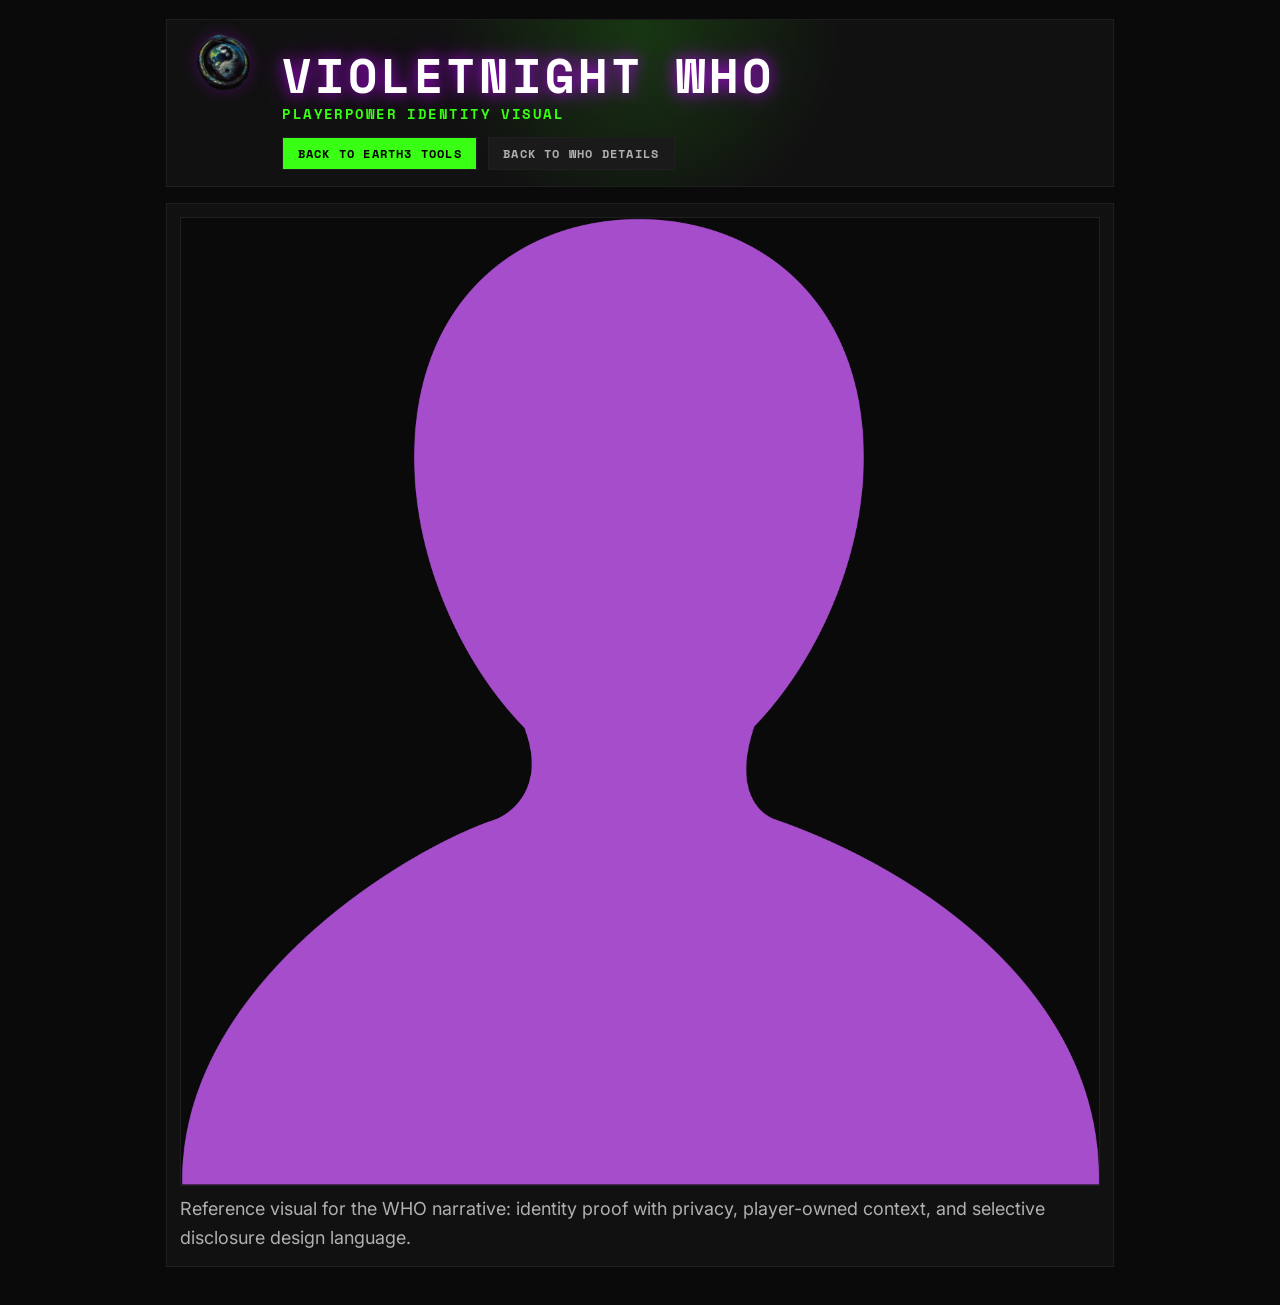
<file: violetnight-who.html>
﻿<!DOCTYPE html>
<html lang="en">
<head>
<meta charset="UTF-8">
<meta name="viewport" content="width=device-width, initial-scale=1.0">
<title>VioletNight WHO | Earth3</title>
<link href="https://fonts.googleapis.com/css2?family=Inter:wght@400;600;700&family=Space+Mono:wght@400;700&display=swap" rel="stylesheet">
<style>
*{box-sizing:border-box}
body{margin:0;background:#0A0A0A;color:#B0B0B0;font:400 18px/1.6 Inter,system-ui,sans-serif}
main{max-width:980px;margin:0 auto;padding:1.2rem 1rem 2.4rem}
.hero{position:relative;padding:1rem 1rem 1rem 7.2rem;border:1px solid #1F1F1F;background:radial-gradient(circle at 50% 8%,rgba(57,255,20,.16),transparent 40%),#111}
.home-logo{position:absolute;left:1rem;top:.8rem;display:block}
.home-logo img{display:block;width:88px;height:auto;filter:drop-shadow(0 0 8px rgba(191,0,255,.28))}
h1{margin:.8rem 0 .4rem;color:#fff;text-shadow:0 0 14px rgba(191,0,255,.72),0 0 28px rgba(191,0,255,.45);font:700 clamp(1.95rem,7vw,3rem)/1.08 "Space Mono",ui-monospace,monospace;letter-spacing:.08em;text-transform:uppercase}
.sub{margin:0;color:#39FF14;font:700 .9rem/1 "Space Mono",ui-monospace,monospace;letter-spacing:.1em;text-transform:uppercase}
.links{display:flex;flex-wrap:wrap;gap:.65rem;margin-top:.95rem}
.btn{display:inline-block;padding:.6rem .9rem;text-decoration:none;font:700 .76rem/1 "Space Mono",ui-monospace,monospace;letter-spacing:.1em;text-transform:uppercase;border:1px solid #1F1F1F;background:#1A1A1A;color:#B0B0B0}
.btn.home{background:#39FF14;color:#000}.btn:hover{box-shadow:0 0 10px rgba(57,255,20,.3)}
.panel{margin-top:1rem;border:1px solid #1F1F1F;background:#111;padding:.8rem}
.panel img{width:100%;height:auto;display:block;border:1px solid #1F1F1F;background:#0A0A0A}
.panel p{margin:.55rem 0 0}
@media (max-width:760px){.hero{padding:6.7rem 1rem 1rem}.home-logo img{width:82px}}
</style>
</head>
<body>
<main>
  <section class="hero">
    <a class="home-logo" href="earth3-8-tools.html" aria-label="Back to Earth3 tools home">
      <img src="earth3-logo.png" alt="Earth3 logo home button" onerror="this.style.display='none'">
    </a>
    <h1>VioletNight WHO</h1>
    <p class="sub">PlayerPower identity visual</p>
    <div class="links">
      <a class="btn home" href="earth3-8-tools.html">Back to Earth3 Tools</a>
      <a class="btn" href="who-details.html">Back to WHO Details</a>
    </div>
  </section>

  <section class="panel">
    <img src="assets/Who-VioletNight-Violet-v1.png" alt="Who VioletNight Violet visual">
    <p>Reference visual for the WHO narrative: identity proof with privacy, player-owned context, and selective disclosure design language.</p>
  </section>
</main>
</body>
</html>
</file>
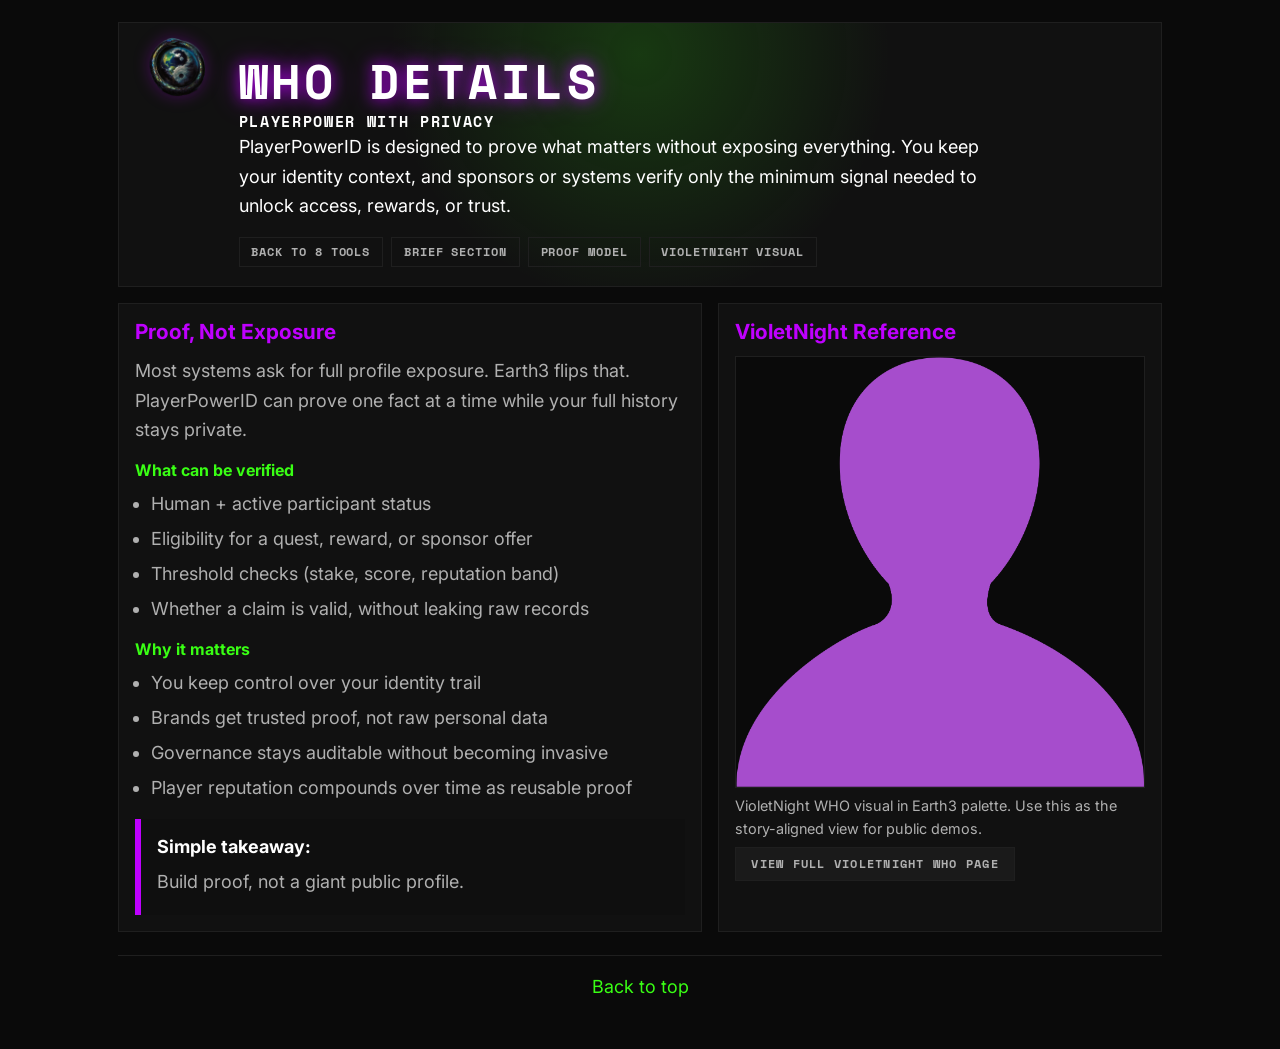
<file: who-details.html>
<!DOCTYPE html>
<html lang="en">
<head>
<meta charset="UTF-8">
<meta name="viewport" content="width=device-width, initial-scale=1.0">
<title>WHO Details - PlayerPower with Privacy | Earth3</title>
<link href="https://fonts.googleapis.com/css2?family=Inter:wght@400;600;700&family=Space+Mono:wght@400;700&display=swap" rel="stylesheet">
<link rel="stylesheet" href="color-bible.css">
<style>
*{box-sizing:border-box}
body{margin:0;background:#0A0A0A;color:#B0B0B0;font:400 18px/1.65 Inter,system-ui,sans-serif}
main{max-width:1080px;margin:0 auto;padding:1.4rem 1.1rem 3rem}
.hero{position:relative;padding:1.2rem 1.1rem 1.2rem 7.5rem;border:1px solid #1F1F1F;background:radial-gradient(circle at 50% 12%,rgba(57,255,20,.17),transparent 44%),#111}
.home-logo{position:absolute;left:1rem;top:.8rem;display:block}
.home-logo img{display:block;width:92px;height:auto;filter:drop-shadow(0 0 8px rgba(191,0,255,.28))}
.home-logo:focus-visible{outline:3px solid #39FF14;outline-offset:4px}
h1{margin:.8rem 0 .4rem;color:#fff;text-shadow:0 0 14px rgba(191,0,255,.72),0 0 28px rgba(191,0,255,.45);font:700 clamp(1.95rem,7vw,3rem)/1.08 "Space Mono",ui-monospace,monospace;letter-spacing:.08em;text-transform:uppercase}
.sub{margin:0 0 .6rem;color:#39FF14;font:700 .95rem/1 "Space Mono",ui-monospace,monospace;letter-spacing:.11em;text-transform:uppercase}
.hero p{margin:.2rem 0 0;max-width:70ch;color:#fff}
.quick-links{display:flex;flex-wrap:wrap;justify-content:flex-start;gap:.5rem;margin-top:1rem}
.quick-links a{color:var(--e3-ghost-text);text-decoration:none;border:1px solid var(--e3-line);padding:.33rem .74rem;font:700 .72rem "Space Mono",monospace;letter-spacing:.08em;text-transform:uppercase}
.quick-links a:hover{border-color:#fff;color:#fff}
.btn{display:inline-block;padding:.62rem .95rem;text-decoration:none;font:700 .78rem/1 "Space Mono",ui-monospace,monospace;letter-spacing:.1em;text-transform:uppercase;border:1px solid #1F1F1F}
.btn.home{background:#39FF14;color:#000}.btn.alt{background:#1A1A1A;color:#B0B0B0}
.btn:hover{box-shadow:0 0 12px rgba(57,255,20,.35)}
.grid{display:grid;grid-template-columns:1.25fr .95fr;gap:1rem;margin-top:1rem}
.card{border:1px solid #1F1F1F;background:#111;padding:1rem}
.card h2{margin:0 0 .7rem;color:#BF00FF;font:700 1.3rem/1.2 Inter,sans-serif}
.card h3{margin:1rem 0 .45rem;color:#39FF14;font:700 1rem/1.2 Inter,sans-serif}
.card p{margin:.35rem 0}
.list{margin:.55rem 0 .3rem 1.05rem;padding:0}
.list li{margin:.34rem 0}
.callout{margin-top:1rem;border-left:6px solid #BF00FF;background:#0F0F0F;padding:.8rem 1rem}
.callout b{color:#fff}
.figure{margin:0}
.figure img{display:block;width:100%;height:auto;border:1px solid #1F1F1F;background:#0A0A0A}
.caption{margin:.45rem 0 0;font-size:.9rem;color:#B0B0B0}
footer{margin-top:1.4rem;padding-top:1rem;border-top:1px solid #1F1F1F;text-align:center}
footer a{color:#39FF14;text-decoration:none}
@media (max-width:860px){.hero{padding:7rem 1rem 1rem}.home-logo{left:1rem;top:.65rem}.home-logo img{width:84px}.grid{grid-template-columns:1fr}}
</style>
</head>
<body>
<main>
  <section class="hero" id="top">
    <a class="home-logo" href="earth3-8-tools.html" aria-label="Back to Earth3 tools home">
      <img src="earth3-logo.png" alt="Earth3 logo home button" onerror="this.style.display='none'">
    </a>
    <h1>WHO Details</h1>
    <p class="sub">PlayerPower with privacy</p>
    <p>PlayerPowerID is designed to prove what matters without exposing everything. You keep your identity context, and sponsors or systems verify only the minimum signal needed to unlock access, rewards, or trust.</p>
    <nav class="quick-links">
      <a href="earth3-8-tools.html">Back to 8 Tools</a>
      <a href="index.html#bw-playerpower-id">Brief section</a>
      <a href="#proof">Proof model</a>
      <a href="#violetnight">VioletNight visual</a>
    </nav>
  </section>

  <section class="grid" id="proof">
    <article class="card">
      <h2>Proof, Not Exposure</h2>
      <p>Most systems ask for full profile exposure. Earth3 flips that. PlayerPowerID can prove one fact at a time while your full history stays private.</p>

      <h3>What can be verified</h3>
      <ul class="list">
        <li>Human + active participant status</li>
        <li>Eligibility for a quest, reward, or sponsor offer</li>
        <li>Threshold checks (stake, score, reputation band)</li>
        <li>Whether a claim is valid, without leaking raw records</li>
      </ul>

      <h3>Why it matters</h3>
      <ul class="list">
        <li>You keep control over your identity trail</li>
        <li>Brands get trusted proof, not raw personal data</li>
        <li>Governance stays auditable without becoming invasive</li>
        <li>Player reputation compounds over time as reusable proof</li>
      </ul>

      <div class="callout">
        <b>Simple takeaway:</b>
        <p>Build proof, not a giant public profile.</p>
      </div>
    </article>

    <aside class="card" id="violetnight">
      <h2>VioletNight Reference</h2>
      <figure class="figure">
        <img src="assets/Who-VioletNight-Violet-v1.png" alt="VioletNight WHO concept visual" loading="lazy">
      </figure>
      <p class="caption">VioletNight WHO visual in Earth3 palette. Use this as the story-aligned view for public demos.</p>
      <p><a class="btn alt" href="violetnight-who.html">View full VioletNight WHO page</a></p>
    </aside>
  </section>

  <footer>
    <a href="#top">Back to top</a>
  </footer>
</main>
</body>
</html>
</file>
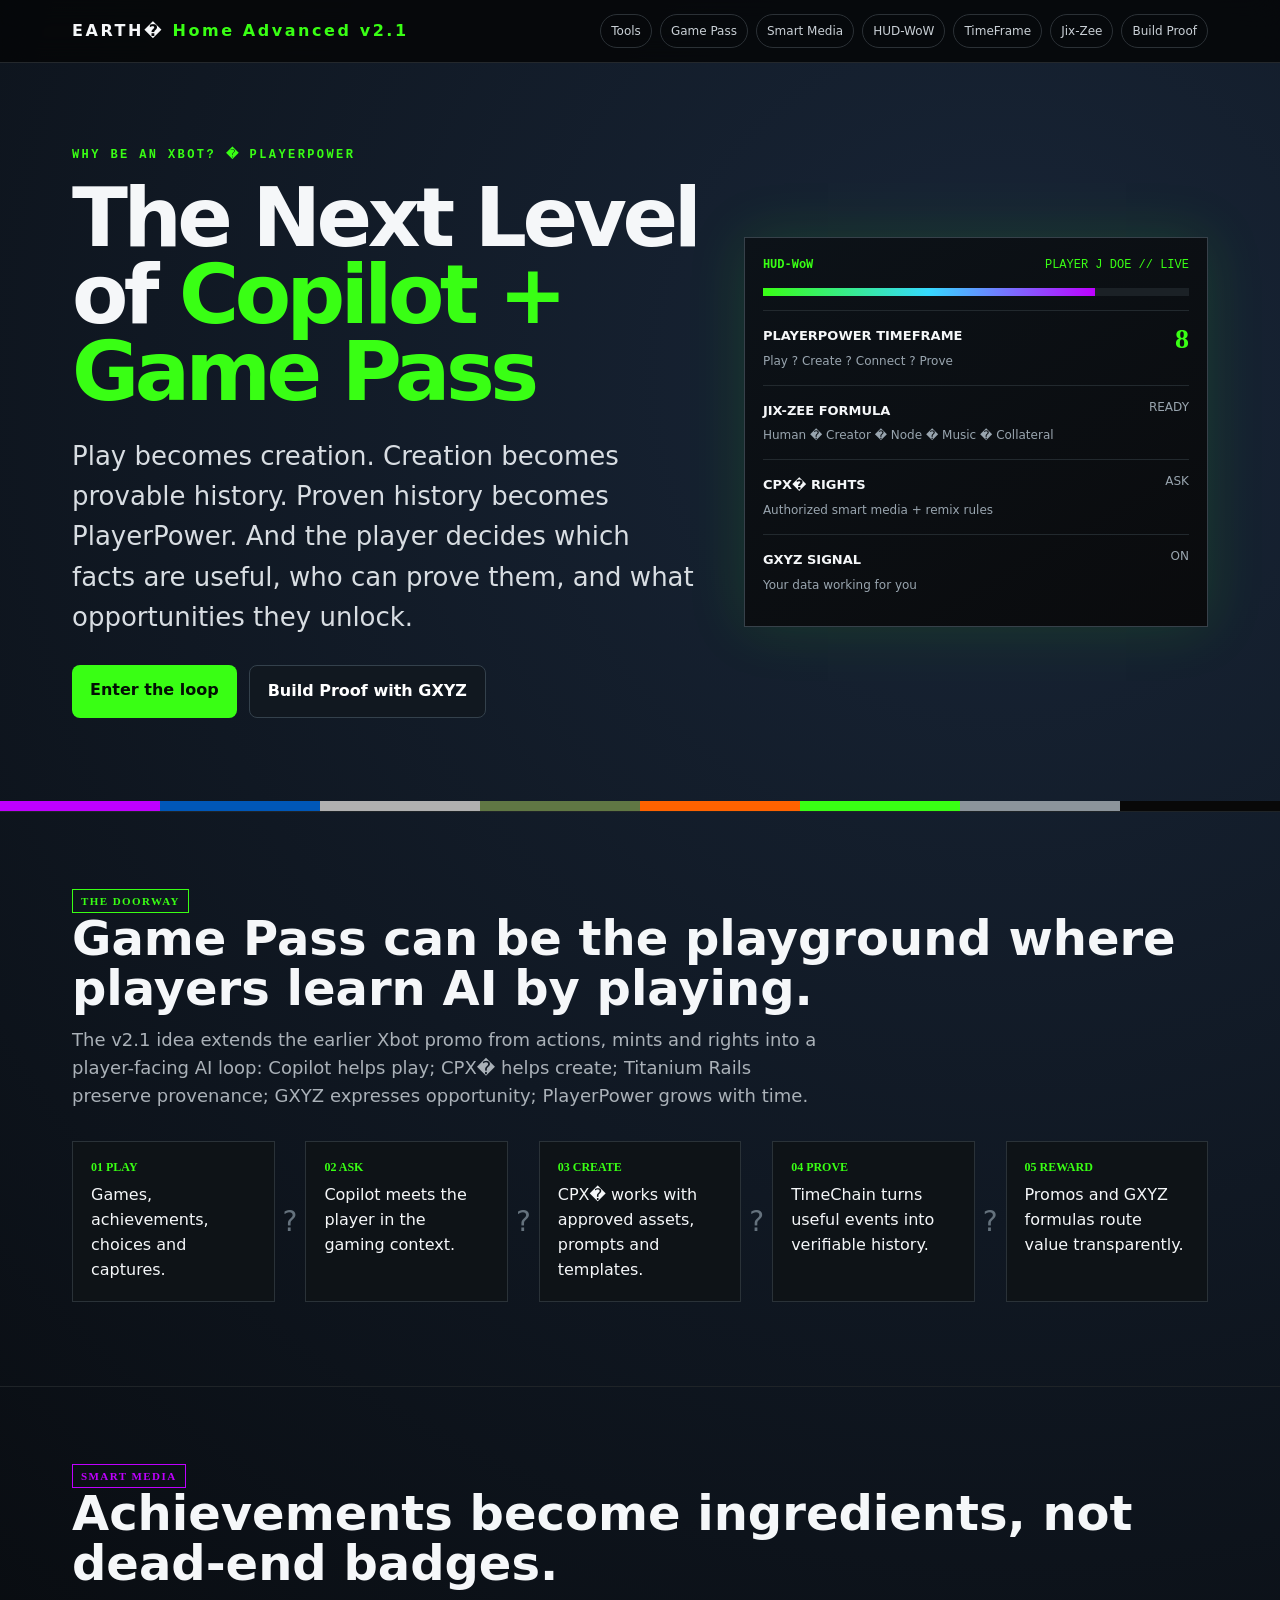
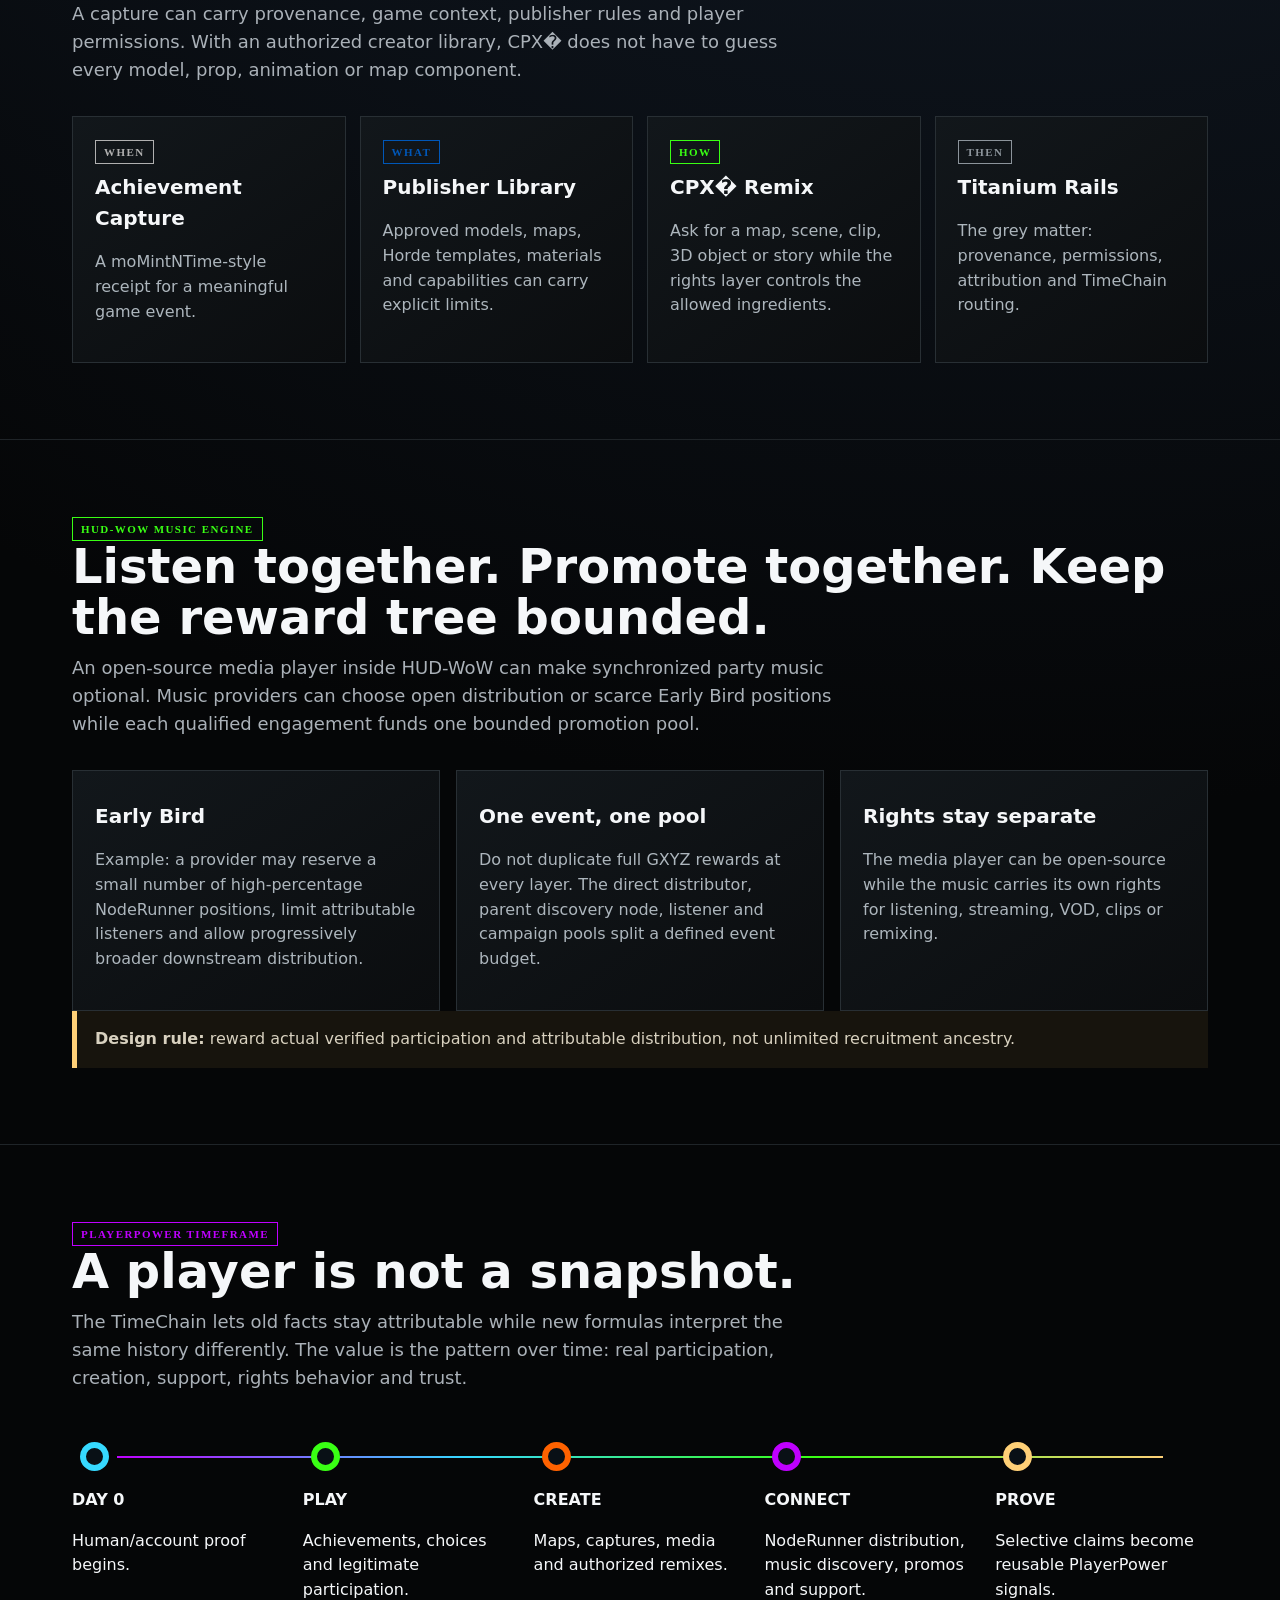
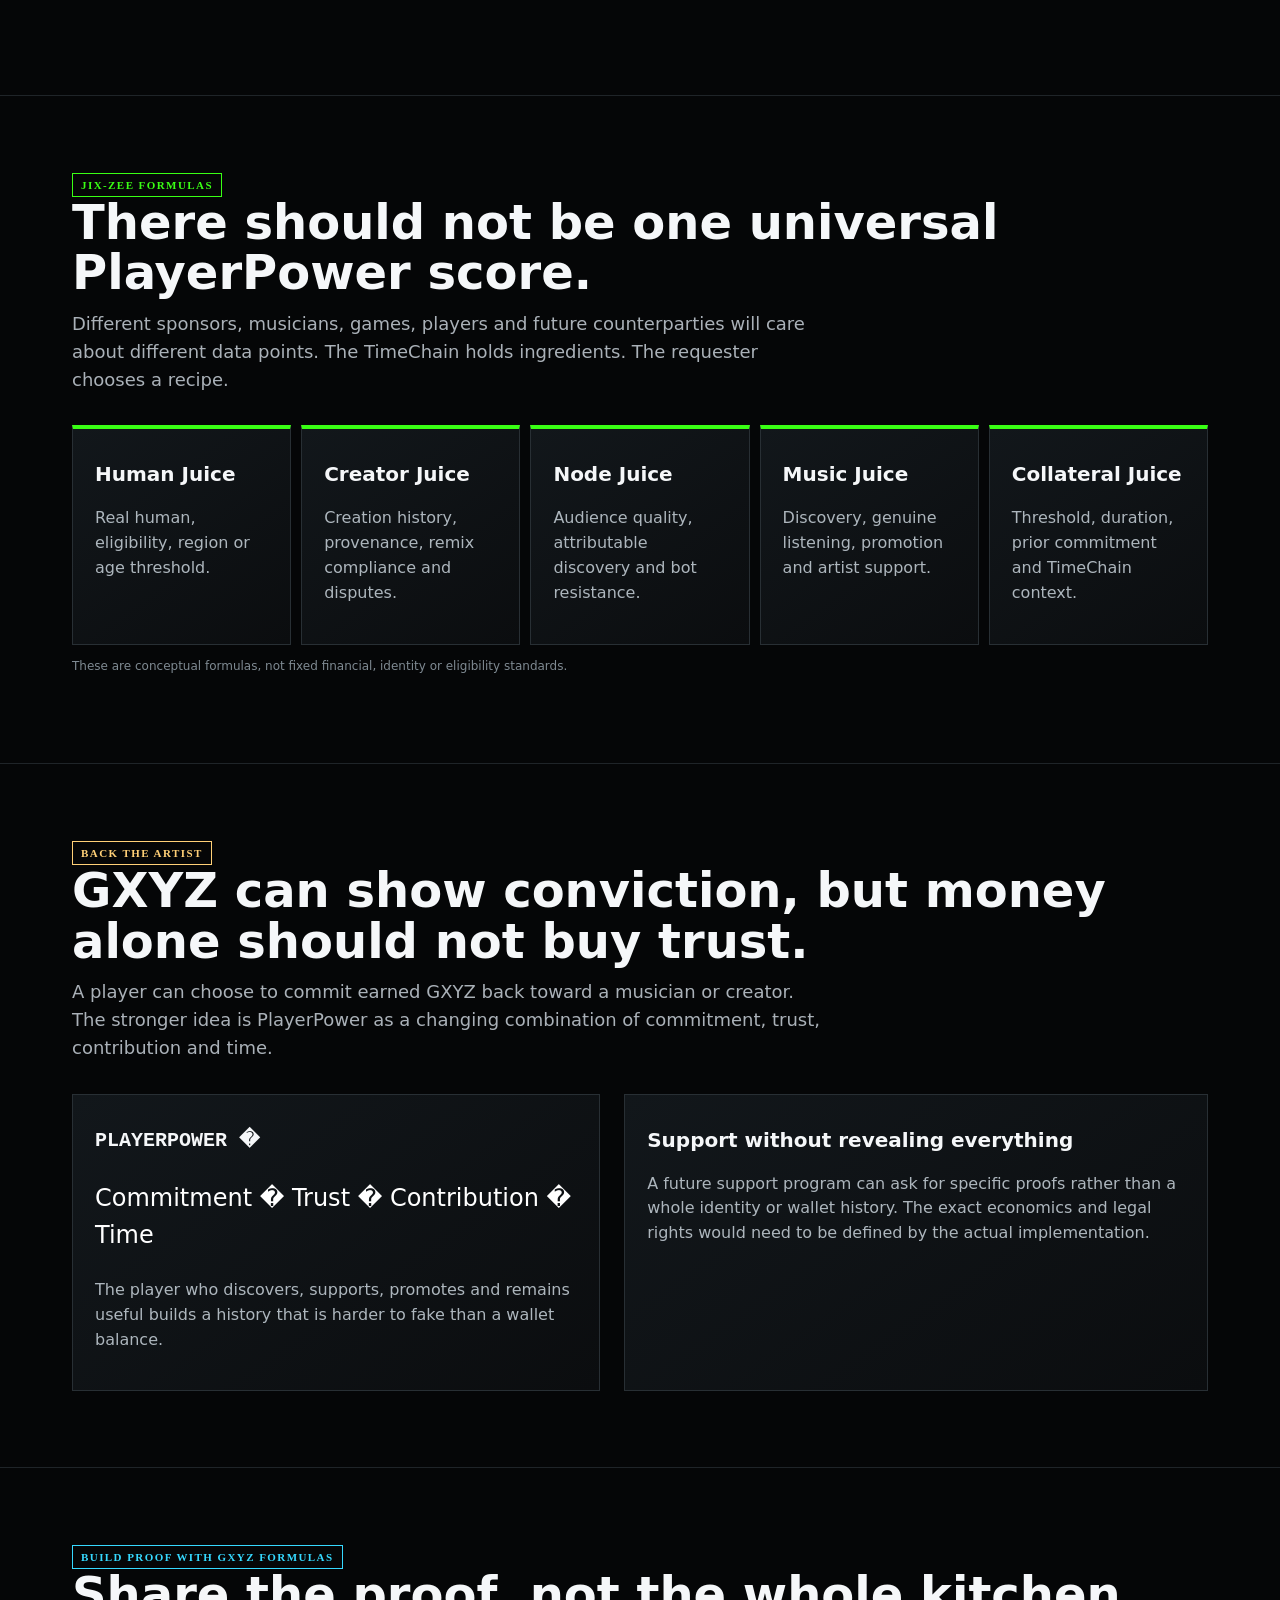
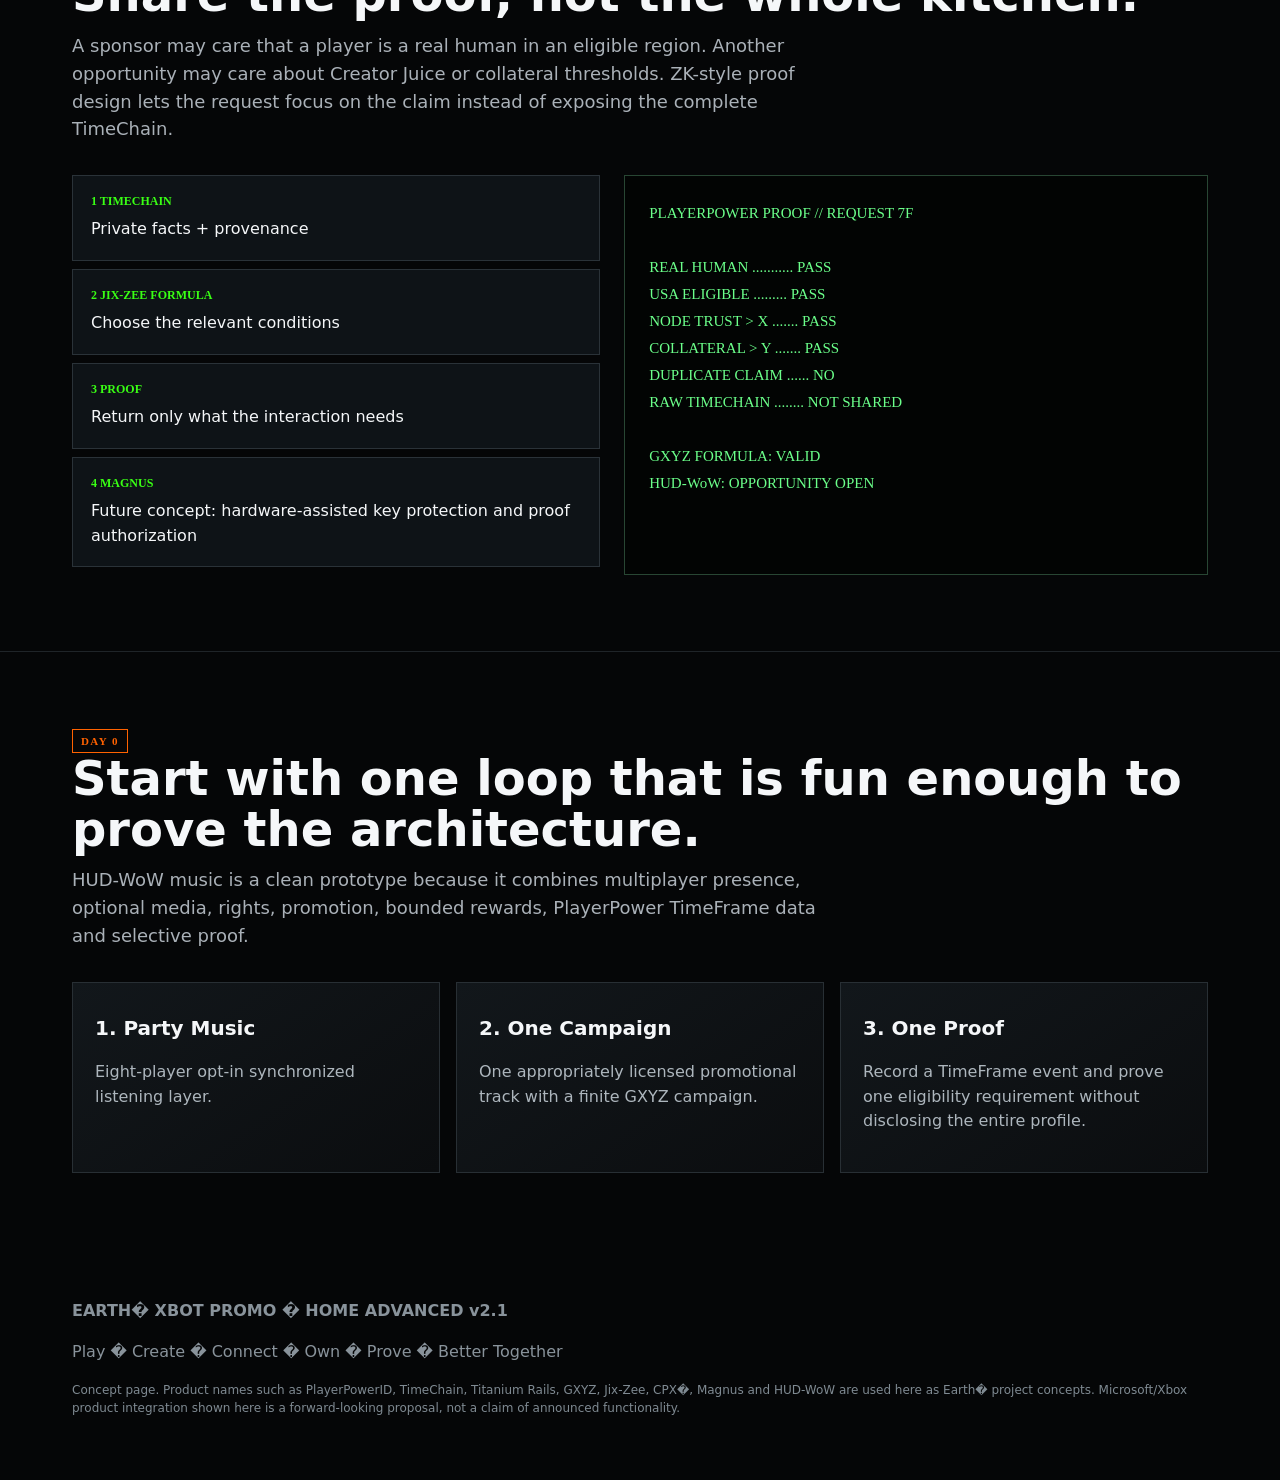
<file: xbot-home-v2.1.html>
<!doctype html>
<html lang="en">
<head>
<meta charset="utf-8"><meta name="viewport" content="width=device-width,initial-scale=1">
<title>Earth3 Home Advanced v2.1 � The Next Level of Copilot + Game Pass</title>
<style>
:root{--bg:#050607;--card:#101316;--ink:#f5f7f9;--muted:#aab1b8;--violet:#bf00ff;--blue:#0057b8;--ghost:#b0b0b0;--earth:#607744;--orange:#ff6200;--green:#39ff14;--silver:#8c949b;--black:#000;--cyan:#36d9ff;--gold:#ffd077}
*{box-sizing:border-box} html{scroll-behavior:smooth} body{margin:0;background:radial-gradient(circle at 78% 6%,#182537 0,transparent 34%),var(--bg);color:var(--ink);font:16px/1.55 system-ui,-apple-system,Segoe UI,sans-serif}.mono{font-family:ui-monospace,SFMono-Regular,Consolas,monospace}a{color:inherit}.wrap{max-width:1180px;margin:auto;padding:0 22px}.nav{position:sticky;top:0;z-index:10;background:#050607dd;backdrop-filter:blur(14px);border-bottom:1px solid #24282c}.nav .wrap{display:flex;align-items:center;gap:14px;min-height:62px}.brand{font-weight:900;letter-spacing:.16em}.brand b{color:var(--green)}.links{margin-left:auto;display:flex;gap:8px;flex-wrap:wrap}.links a{font-size:12px;text-decoration:none;padding:7px 10px;border:1px solid #2b3136;border-radius:999px;color:#c9d0d6}.hero{min-height:82vh;display:grid;align-items:center;padding:76px 0}.hero-grid{display:grid;grid-template-columns:1.15fr .85fr;gap:44px;align-items:center}.eyebrow{color:var(--green);font-weight:800;letter-spacing:.2em;font-size:12px}.hero h1{font-size:clamp(42px,7vw,82px);line-height:.94;margin:14px 0 20px;letter-spacing:-.055em}.hero h1 span{color:var(--green)}.lead{font-size:clamp(18px,2.4vw,26px);color:#d8dde2;max-width:760px}.cta{display:flex;gap:12px;flex-wrap:wrap;margin-top:28px}.btn{display:inline-block;text-decoration:none;padding:13px 18px;border-radius:8px;background:var(--green);color:#031004;font-weight:900}.btn.alt{background:#111820;color:#fff;border:1px solid #34414c}.hud{background:linear-gradient(150deg,#0c1218,#0a0b0d);border:1px solid #37414a;padding:18px;box-shadow:0 0 55px #39ff1420}.hud-top{display:flex;justify-content:space-between;color:var(--green);font-size:12px}.meter{height:8px;background:#1b2126;margin:14px 0;overflow:hidden}.meter i{display:block;width:78%;height:100%;background:linear-gradient(90deg,var(--green),var(--cyan),var(--violet))}.hud-row{display:grid;grid-template-columns:1fr auto;gap:20px;border-top:1px solid #22292e;padding:12px 0}.hud-row b{font-size:13px}.hud-row span{color:#99a5af;font-size:12px}.big-num{font:900 28px ui-monospace;color:var(--green)}section{padding:76px 0;border-top:1px solid #1f2428}h2{font-size:clamp(30px,4vw,48px);line-height:1.05;margin:0 0 12px}.sub{max-width:760px;color:var(--muted);font-size:18px;margin:0 0 32px}.grid3{display:grid;grid-template-columns:repeat(3,1fr);gap:16px}.grid4{display:grid;grid-template-columns:repeat(4,1fr);gap:14px}.card{background:linear-gradient(145deg,#12171b,#0b0d0f);border:1px solid #282f34;padding:22px;min-height:190px}.card h3{margin:8px 0;font-size:20px}.card p{color:#adb6bd}.tag{display:inline-block;font:800 11px ui-monospace;letter-spacing:.13em;padding:5px 8px;border:1px solid currentColor}.flow{display:flex;align-items:stretch;gap:8px;overflow:auto;padding-bottom:8px}.step{min-width:170px;flex:1;background:#0e1317;border:1px solid #2a3238;padding:18px}.step strong{display:block;color:var(--green);font:800 12px ui-monospace;margin-bottom:8px}.arrow{align-self:center;color:#65727d;font-size:28px}.timeline{position:relative;display:grid;grid-template-columns:repeat(5,1fr);gap:18px;margin-top:42px}.timeline:before{content:"";position:absolute;left:4%;right:4%;top:22px;height:2px;background:linear-gradient(90deg,var(--violet),var(--cyan),var(--green),var(--gold))}.time{position:relative;padding-top:54px}.dot{position:absolute;top:8px;left:8px;width:29px;height:29px;border-radius:50%;background:#091016;border:6px solid var(--cyan)}.time:nth-child(2) .dot{border-color:var(--green)}.time:nth-child(3) .dot{border-color:var(--orange)}.time:nth-child(4) .dot{border-color:var(--violet)}.time:nth-child(5) .dot{border-color:var(--gold)}.juice{display:grid;grid-template-columns:repeat(5,1fr);gap:10px}.juice .card{min-height:160px;border-top:4px solid var(--green)}.proof{display:grid;grid-template-columns:.95fr 1.05fr;gap:24px}.terminal{background:#020403;border:1px solid #284633;padding:24px;font:15px/1.8 ui-monospace;color:#6bff8a;white-space:pre-line}.warn{border-left:5px solid var(--gold);background:#17140d;padding:16px 18px;color:#d8d1bf}.colorbar{display:grid;grid-template-columns:repeat(8,1fr);height:10px}.colorbar i:nth-child(1){background:var(--violet)}.colorbar i:nth-child(2){background:var(--blue)}.colorbar i:nth-child(3){background:var(--ghost)}.colorbar i:nth-child(4){background:var(--earth)}.colorbar i:nth-child(5){background:var(--orange)}.colorbar i:nth-child(6){background:var(--green)}.colorbar i:nth-child(7){background:var(--silver)}.colorbar i:nth-child(8){background:#080808}.footer{padding:50px 0;color:#89939b}.note{font-size:12px;color:#7f8a92}@media(max-width:850px){.hero-grid,.proof{grid-template-columns:1fr}.grid3,.grid4,.juice{grid-template-columns:1fr 1fr}.timeline{grid-template-columns:1fr}.timeline:before{display:none}.links{display:none}}@media(max-width:540px){.grid3,.grid4,.juice{grid-template-columns:1fr}}
</style></head>
<body>
<nav class="nav"><div class="wrap"><div class="brand">EARTH� <b>Home Advanced v2.1</b></div><div class="links"><a href="earth3-8-tools.html">Tools</a><a href="#gamepass">Game Pass</a><a href="#smartmedia">Smart Media</a><a href="#music">HUD-WoW</a><a href="#timeframe">TimeFrame</a><a href="#juice">Jix-Zee</a><a href="#proof">Build Proof</a></div></div></nav>
<header class="hero"><div class="wrap hero-grid"><div><div class="eyebrow mono">WHY BE AN XBOT? � PLAYERPOWER</div><h1>The Next Level of <span>Copilot + Game Pass</span></h1><p class="lead">Play becomes creation. Creation becomes provable history. Proven history becomes PlayerPower. And the player decides which facts are useful, who can prove them, and what opportunities they unlock.</p><div class="cta"><a class="btn" href="#gamepass">Enter the loop</a><a class="btn alt" href="#proof">Build Proof with GXYZ</a></div></div><aside class="hud"><div class="hud-top mono"><b>HUD-WoW</b><span>PLAYER J DOE // LIVE</span></div><div class="meter"><i></i></div><div class="hud-row"><div><b>PLAYERPOWER TIMEFRAME</b><br><span>Play ? Create ? Connect ? Prove</span></div><div class="big-num">8</div></div><div class="hud-row"><div><b>JIX-ZEE FORMULA</b><br><span>Human � Creator � Node � Music � Collateral</span></div><span>READY</span></div><div class="hud-row"><div><b>CPX� RIGHTS</b><br><span>Authorized smart media + remix rules</span></div><span>ASK</span></div><div class="hud-row"><div><b>GXYZ SIGNAL</b><br><span>Your data working for you</span></div><span>ON</span></div></aside></div></header>
<div class="colorbar"><i></i><i></i><i></i><i></i><i></i><i></i><i></i><i></i></div>
<section id="gamepass"><div class="wrap"><div class="tag" style="color:var(--green)">THE DOORWAY</div><h2>Game Pass can be the playground where players learn AI by playing.</h2><p class="sub">The v2.1 idea extends the earlier Xbot promo from actions, mints and rights into a player-facing AI loop: Copilot helps play; CPX� helps create; Titanium Rails preserve provenance; GXYZ expresses opportunity; PlayerPower grows with time.</p><div class="flow"><div class="step"><strong>01 PLAY</strong>Games, achievements, choices and captures.</div><div class="arrow">?</div><div class="step"><strong>02 ASK</strong>Copilot meets the player in the gaming context.</div><div class="arrow">?</div><div class="step"><strong>03 CREATE</strong>CPX� works with approved assets, prompts and templates.</div><div class="arrow">?</div><div class="step"><strong>04 PROVE</strong>TimeChain turns useful events into verifiable history.</div><div class="arrow">?</div><div class="step"><strong>05 REWARD</strong>Promos and GXYZ formulas route value transparently.</div></div></div></section>
<section id="smartmedia"><div class="wrap"><div class="tag" style="color:var(--violet)">SMART MEDIA</div><h2>Achievements become ingredients, not dead-end badges.</h2><p class="sub">A capture can carry provenance, game context, publisher rules and player permissions. With an authorized creator library, CPX� does not have to guess every model, prop, animation or map component.</p><div class="grid4"><article class="card"><span class="tag" style="color:var(--ghost)">WHEN</span><h3>Achievement Capture</h3><p>A moMintNTime-style receipt for a meaningful game event.</p></article><article class="card"><span class="tag" style="color:var(--blue)">WHAT</span><h3>Publisher Library</h3><p>Approved models, maps, Horde templates, materials and capabilities can carry explicit limits.</p></article><article class="card"><span class="tag" style="color:var(--green)">HOW</span><h3>CPX� Remix</h3><p>Ask for a map, scene, clip, 3D object or story while the rights layer controls the allowed ingredients.</p></article><article class="card"><span class="tag" style="color:var(--silver)">THEN</span><h3>Titanium Rails</h3><p>The grey matter: provenance, permissions, attribution and TimeChain routing.</p></article></div></div></section>
<section id="music"><div class="wrap"><div class="tag" style="color:var(--green)">HUD-WOW MUSIC ENGINE</div><h2>Listen together. Promote together. Keep the reward tree bounded.</h2><p class="sub">An open-source media player inside HUD-WoW can make synchronized party music optional. Music providers can choose open distribution or scarce Early Bird positions while each qualified engagement funds one bounded promotion pool.</p><div class="grid3"><article class="card"><h3>Early Bird</h3><p>Example: a provider may reserve a small number of high-percentage NodeRunner positions, limit attributable listeners and allow progressively broader downstream distribution.</p></article><article class="card"><h3>One event, one pool</h3><p>Do not duplicate full GXYZ rewards at every layer. The direct distributor, parent discovery node, listener and campaign pools split a defined event budget.</p></article><article class="card"><h3>Rights stay separate</h3><p>The media player can be open-source while the music carries its own rights for listening, streaming, VOD, clips or remixing.</p></article></div><div class="warn"><b>Design rule:</b> reward actual verified participation and attributable distribution, not unlimited recruitment ancestry.</div></div></section>
<section id="timeframe"><div class="wrap"><div class="tag" style="color:var(--violet)">PLAYERPOWER TIMEFRAME</div><h2>A player is not a snapshot.</h2><p class="sub">The TimeChain lets old facts stay attributable while new formulas interpret the same history differently. The value is the pattern over time: real participation, creation, support, rights behavior and trust.</p><div class="timeline"><div class="time"><i class="dot"></i><b>DAY 0</b><p>Human/account proof begins.</p></div><div class="time"><i class="dot"></i><b>PLAY</b><p>Achievements, choices and legitimate participation.</p></div><div class="time"><i class="dot"></i><b>CREATE</b><p>Maps, captures, media and authorized remixes.</p></div><div class="time"><i class="dot"></i><b>CONNECT</b><p>NodeRunner distribution, music discovery, promos and support.</p></div><div class="time"><i class="dot"></i><b>PROVE</b><p>Selective claims become reusable PlayerPower signals.</p></div></div></div></section>
<section id="juice"><div class="wrap"><div class="tag" style="color:var(--green)">JIX-ZEE FORMULAS</div><h2>There should not be one universal PlayerPower score.</h2><p class="sub">Different sponsors, musicians, games, players and future counterparties will care about different data points. The TimeChain holds ingredients. The requester chooses a recipe.</p><div class="juice"><article class="card"><h3>Human Juice</h3><p>Real human, eligibility, region or age threshold.</p></article><article class="card"><h3>Creator Juice</h3><p>Creation history, provenance, remix compliance and disputes.</p></article><article class="card"><h3>Node Juice</h3><p>Audience quality, attributable discovery and bot resistance.</p></article><article class="card"><h3>Music Juice</h3><p>Discovery, genuine listening, promotion and artist support.</p></article><article class="card"><h3>Collateral Juice</h3><p>Threshold, duration, prior commitment and TimeChain context.</p></article></div><p class="note">These are conceptual formulas, not fixed financial, identity or eligibility standards.</p></div></section>
<section id="back"><div class="wrap"><div class="tag" style="color:var(--gold)">BACK THE ARTIST</div><h2>GXYZ can show conviction, but money alone should not buy trust.</h2><p class="sub">A player can choose to commit earned GXYZ back toward a musician or creator. The stronger idea is PlayerPower as a changing combination of commitment, trust, contribution and time.</p><div class="proof"><div class="card"><h3 class="mono">PLAYERPOWER �</h3><p style="font-size:24px;color:white">Commitment � Trust � Contribution � Time</p><p>The player who discovers, supports, promotes and remains useful builds a history that is harder to fake than a wallet balance.</p></div><div class="card"><h3>Support without revealing everything</h3><p>A future support program can ask for specific proofs rather than a whole identity or wallet history. The exact economics and legal rights would need to be defined by the actual implementation.</p></div></div></div></section>
<section id="proof"><div class="wrap"><div class="tag" style="color:var(--cyan)">BUILD PROOF WITH GXYZ FORMULAS</div><h2>Share the proof, not the whole kitchen.</h2><p class="sub">A sponsor may care that a player is a real human in an eligible region. Another opportunity may care about Creator Juice or collateral thresholds. ZK-style proof design lets the request focus on the claim instead of exposing the complete TimeChain.</p><div class="proof"><div><div class="flow" style="flex-direction:column"><div class="step"><strong>1 TIMECHAIN</strong>Private facts + provenance</div><div class="step"><strong>2 JIX-ZEE FORMULA</strong>Choose the relevant conditions</div><div class="step"><strong>3 PROOF</strong>Return only what the interaction needs</div><div class="step"><strong>4 MAGNUS</strong>Future concept: hardware-assisted key protection and proof authorization</div></div></div><div class="terminal">PLAYERPOWER PROOF // REQUEST 7F

REAL HUMAN ........... PASS
USA ELIGIBLE ......... PASS
NODE TRUST > X ....... PASS
COLLATERAL > Y ....... PASS
DUPLICATE CLAIM ...... NO
RAW TIMECHAIN ........ NOT SHARED

GXYZ FORMULA: VALID
HUD-WoW: OPPORTUNITY OPEN</div></div></div></section>
<section id="day0"><div class="wrap"><div class="tag" style="color:var(--orange)">DAY 0</div><h2>Start with one loop that is fun enough to prove the architecture.</h2><p class="sub">HUD-WoW music is a clean prototype because it combines multiplayer presence, optional media, rights, promotion, bounded rewards, PlayerPower TimeFrame data and selective proof.</p><div class="grid3"><article class="card"><h3>1. Party Music</h3><p>Eight-player opt-in synchronized listening layer.</p></article><article class="card"><h3>2. One Campaign</h3><p>One appropriately licensed promotional track with a finite GXYZ campaign.</p></article><article class="card"><h3>3. One Proof</h3><p>Record a TimeFrame event and prove one eligibility requirement without disclosing the entire profile.</p></article></div></div></section>
<footer class="footer"><div class="wrap"><b>EARTH� XBOT PROMO � HOME ADVANCED v2.1</b><p>Play � Create � Connect � Own � Prove � Better Together</p><p class="note">Concept page. Product names such as PlayerPowerID, TimeChain, Titanium Rails, GXYZ, Jix-Zee, CPX�, Magnus and HUD-WoW are used here as Earth� project concepts. Microsoft/Xbox product integration shown here is a forward-looking proposal, not a claim of announced functionality.</p></div></footer>
</body></html>
</file>
<file: color-bible.css>
:root{
  --e3-who: #BF00FF;
  --e3-what: #0057B8;
  --e3-when: #B0B0B0;
  --e3-then: #3A3A3A;
  --e3-where: #00A550;
  --e3-why: #FF6200;
  --e3-how: #39FF14;
  --e3-void: #000000;
  --e3-page: #0A0A0A;
  --e3-card: #111111;
  --e3-line: #1F1F1F;
  --e3-ghost-text: #B0B0B0;
  --e3-void-watermark-opacity: 0.08;
}
/* Field swatch pills. Text colour is chosen per swatch for best contrast. */
.cb-strip{display:flex;flex-wrap:wrap;gap:.4rem;margin:.5rem 0}
.cb-pill{display:inline-flex;align-items:center;gap:.4rem;padding:.28rem .6rem;border:1px solid var(--e3-line);
  font:700 .72rem/1 "Space Mono",ui-monospace,Menlo,Consolas,monospace;letter-spacing:.08em;text-decoration:none;cursor:pointer}
.cb-pill.who{background:#BF00FF;color:#000000;}
.cb-pill.what{background:#0057B8;color:#FFFFFF;}
.cb-pill.when{background:#B0B0B0;color:#000000;}
.cb-pill.then{background:#3A3A3A;color:#FFFFFF;}
.cb-pill.where{background:#00A550;color:#000000;}
.cb-pill.why{background:#FF6200;color:#000000;}
.cb-pill.how{background:#39FF14;color:#000000;}
.cb-pill.void{background:#000000;color:#B0B0B0; border-color:#B0B0B0;}
/* Earth3 Tools chips: field colour as a left rail (fills, never text, where contrast is low). */
.buzzword-chip[data-field]{border-left:4px solid var(--f);border-radius:.2rem .7rem .7rem .2rem}
.buzzword-chip[data-field="who"]{--f:#BF00FF}
.buzzword-chip[data-field="what"]{--f:#0057B8}
.buzzword-chip[data-field="when"]{--f:#B0B0B0}
.buzzword-chip[data-field="then"]{--f:#3A3A3A}
.buzzword-chip[data-field="where"]{--f:#00A550}
.buzzword-chip[data-field="why"]{--f:#FF6200}
.buzzword-chip[data-field="how"]{--f:#39FF14}
.buzzword-chip[data-field="void"]{--f:#000000}
.buzzword-chip[data-field="void"]{background:#000;border-color:#1F1F1F;border-left-color:#B0B0B0}
.buzzword-chip[data-field="void"]:hover{background:#000}
.cb-callout{border:1px solid var(--e3-line);border-left:4px solid var(--e3-void);border-left-color:#B0B0B0;background:#000;padding:.7rem .85rem;margin:.7rem 0}
.cb-callout p{margin:.25rem 0}
.cb-cta{display:inline-block;margin-top:.5rem;padding:.55rem .9rem;background:var(--e3-how);color:#000;border-radius:0;
  font:700 .76rem/1 "Space Mono",ui-monospace,Menlo,Consolas,monospace;letter-spacing:.12em;text-transform:uppercase;text-decoration:none}
.cb-cta:hover{box-shadow:0 0 14px var(--e3-how)}
@media (prefers-reduced-motion:no-preference){.cb-cta.idle{animation:cbGlow 2s ease-in-out infinite}}
@keyframes cbGlow{0%,100%{box-shadow:0 0 4px var(--e3-how)}50%{box-shadow:0 0 18px var(--e3-how)}}
</file>
<file: styles.css>
﻿:root {
  --bg: #05070b;
  --card: #111827;
  --card-2: #0f172a;
  --border: #1f2937;
  --text: #e5e7eb;
  --dim: #9ca3af;
  --cyan: #22d3ee;
  --violet: #7c3aed;
  --success: #10b981;
  --amber: #f59e0b;
  --timechain-black: #05070b;
  --midnight-violet: #3a2677;
  --cardano-blue: #2563eb;
  --grey-matter: #6b7280;
  --bleed-lime-green: #a3e635;
  --zk-white: #f8fafc;
  --sunrise-gold: #f59e0b;
  --sunrise-coral: #fb7185;
}

* { box-sizing: border-box; }
body {
  margin: 0;
  font-family: Inter, system-ui, -apple-system, Segoe UI, Roboto, sans-serif;
  background: radial-gradient(circle at top right, #12192c, var(--timechain-black));
  color: var(--text);
}

.container {
  width: min(1120px, 94vw);
  margin: 0 auto;
  padding: 1.2rem 0 2.4rem;
  position: relative;
  border-radius: 1rem;
}

.container::before {
  content: "";
  position: absolute;
  inset: -6px;
  border-radius: 1.2rem;
  pointer-events: none;
  opacity: 0;
  transition: opacity 0.35s ease;
}

.container.hud-opportunity-on::before {
  opacity: 1;
  background:
    radial-gradient(220px 100px at 8% 16%, rgba(163, 230, 53, 0.35), transparent 72%),
    radial-gradient(220px 100px at 92% 22%, rgba(245, 158, 11, 0.35), transparent 72%),
    radial-gradient(260px 120px at 15% 86%, rgba(163, 230, 53, 0.24), transparent 72%),
    radial-gradient(260px 120px at 86% 82%, rgba(245, 158, 11, 0.24), transparent 72%);
  filter: blur(5px);
  animation: edgeWhispPulse 2.8s ease-in-out infinite;
}

.container.hud-trigger-jix-green-cardano-blue::before {
  background:
    radial-gradient(220px 100px at 8% 16%, rgba(163, 230, 53, 0.36), transparent 72%),
    radial-gradient(220px 100px at 92% 22%, rgba(37, 99, 235, 0.35), transparent 72%),
    radial-gradient(260px 120px at 15% 86%, rgba(163, 230, 53, 0.24), transparent 72%),
    radial-gradient(260px 120px at 86% 82%, rgba(37, 99, 235, 0.24), transparent 72%);
}

.container.hud-trigger-paytoo-loop::before {
  background:
    radial-gradient(220px 100px at 8% 16%, rgba(163, 230, 53, 0.35), transparent 72%),
    radial-gradient(220px 100px at 92% 22%, rgba(245, 158, 11, 0.35), transparent 72%),
    radial-gradient(260px 120px at 15% 86%, rgba(163, 230, 53, 0.24), transparent 72%),
    radial-gradient(260px 120px at 86% 82%, rgba(245, 158, 11, 0.24), transparent 72%);
}

.container.hud-trigger-playerpower-governance::before {
  background:
    radial-gradient(220px 100px at 8% 16%, rgba(245, 158, 11, 0.37), transparent 72%),
    radial-gradient(220px 100px at 92% 22%, rgba(251, 113, 133, 0.34), transparent 72%),
    radial-gradient(260px 120px at 15% 86%, rgba(245, 158, 11, 0.25), transparent 72%),
    radial-gradient(260px 120px at 86% 82%, rgba(251, 113, 133, 0.23), transparent 72%);
}

.container.hud-trigger-privacy-proof::before {
  background:
    radial-gradient(220px 100px at 8% 16%, rgba(58, 38, 119, 0.34), transparent 72%),
    radial-gradient(220px 100px at 92% 22%, rgba(248, 250, 252, 0.3), transparent 72%),
    radial-gradient(260px 120px at 15% 86%, rgba(58, 38, 119, 0.22), transparent 72%),
    radial-gradient(260px 120px at 86% 82%, rgba(248, 250, 252, 0.2), transparent 72%);
}

.hero.signal-neutral {
  box-shadow: 0 0 0 1px rgba(107, 114, 128, 0.22);
}

.hero.signal-money-opportunity {
  box-shadow:
    inset 0 0 0 1px rgba(163, 230, 53, 0.24),
    0 0 18px rgba(163, 230, 53, 0.16),
    0 0 28px rgba(245, 158, 11, 0.13);
}

.hero.signal-trigger-jix-green-cardano-blue {
  box-shadow:
    inset 0 0 0 1px rgba(163, 230, 53, 0.24),
    0 0 18px rgba(163, 230, 53, 0.15),
    0 0 28px rgba(37, 99, 235, 0.15);
}

.hero.signal-trigger-paytoo-loop {
  box-shadow:
    inset 0 0 0 1px rgba(163, 230, 53, 0.24),
    0 0 18px rgba(163, 230, 53, 0.15),
    0 0 28px rgba(245, 158, 11, 0.15);
}

.hero.signal-trigger-playerpower-governance {
  box-shadow:
    inset 0 0 0 1px rgba(245, 158, 11, 0.24),
    0 0 18px rgba(245, 158, 11, 0.16),
    0 0 28px rgba(251, 113, 133, 0.14);
}

.hero.signal-trigger-privacy-proof {
  box-shadow:
    inset 0 0 0 1px rgba(58, 38, 119, 0.32),
    0 0 18px rgba(58, 38, 119, 0.18),
    0 0 28px rgba(248, 250, 252, 0.12);
}

@keyframes edgeWhispPulse {
  0%, 100% { transform: scale(1); opacity: 0.86; }
  50% { transform: scale(1.006); opacity: 1; }
}

.hero {
  border: 1px solid var(--border);
  background: linear-gradient(145deg, rgba(34,211,238,0.12), rgba(124,58,237,0.1));
  border-radius: 1rem;
  padding: 1rem 1.2rem;
}

h1 { margin: 0 0 0.4rem; font-size: clamp(1.4rem, 2.2vw, 2rem); }
p { margin: 0.2rem 0; color: var(--dim); }

.row {
  display: grid;
  grid-template-columns: repeat(2, minmax(0, 1fr));
  gap: 1rem;
  margin-top: 1rem;
}

.card {
  border: 1px solid var(--border);
  background: var(--card);
  border-radius: 0.9rem;
  padding: 1rem;
}

.title {
  margin: 0 0 0.65rem;
  font-size: 1rem;
  color: var(--cyan);
}

.personas {
  display: grid;
  grid-template-columns: repeat(4, minmax(0, 1fr));
  gap: 0.6rem;
}

.persona-btn {
  border: 1px solid var(--border);
  background: var(--card-2);
  color: var(--text);
  border-radius: 0.6rem;
  padding: 0.55rem;
  cursor: pointer;
  text-align: left;
  font-size: 0.84rem;
}

.persona-btn.active {
  border-color: var(--cyan);
  background: rgba(34,211,238,0.1);
}

.kicker {
  margin: 0.55rem 0 0;
  font-size: 0.82rem;
}

.fields {
  display: grid;
  grid-template-columns: repeat(2, minmax(0, 1fr));
  gap: 0.7rem;
}

.field label {
  display: block;
  font-size: 0.72rem;
  color: var(--dim);
  margin-bottom: 0.28rem;
  text-transform: uppercase;
  letter-spacing: 0.03em;
}

.field input,
.field select,
.field textarea {
  width: 100%;
  border: 1px solid var(--border);
  background: #0b1224;
  color: var(--text);
  border-radius: 0.5rem;
  padding: 0.5rem;
  font-size: 0.83rem;
}

.field textarea { min-height: 68px; resize: vertical; }

.actions {
  margin-top: 0.75rem;
  display: flex;
  gap: 0.6rem;
  flex-wrap: wrap;
}

.btn {
  border: 0;
  border-radius: 0.55rem;
  padding: 0.55rem 0.85rem;
  font-weight: 600;
  cursor: pointer;
}

.btn-primary {
  background: linear-gradient(130deg, var(--cyan), #38bdf8);
  color: #0a0f1e;
}

.btn-secondary {
  background: rgba(124,58,237,0.2);
  color: #ddd6fe;
  border: 1px solid rgba(124,58,237,0.45);
}

.btn-danger {
  background: rgba(245,158,11,0.15);
  color: var(--amber);
  border: 1px solid rgba(245,158,11,0.35);
}

.stack {
  display: grid;
  gap: 0.7rem;
}

pre {
  margin: 0;
  font-size: 0.78rem;
  line-height: 1.35;
  background: #090f1e;
  border: 1px solid var(--border);
  border-radius: 0.6rem;
  padding: 0.7rem;
  color: #bfdbfe;
  max-height: 270px;
  overflow: auto;
}

.badges {
  display: flex;
  gap: 0.5rem;
  flex-wrap: wrap;
}

.badge {
  font-size: 0.7rem;
  padding: 0.22rem 0.55rem;
  border-radius: 999px;
  border: 1px solid var(--border);
  background: #0b1224;
  color: var(--dim);
}

.badge.on {
  color: var(--success);
  border-color: rgba(16,185,129,0.45);
  background: rgba(16,185,129,0.11);
}

.log {
  max-height: 190px;
  overflow: auto;
  display: grid;
  gap: 0.45rem;
}

.log-item {
  border: 1px solid var(--border);
  border-radius: 0.55rem;
  padding: 0.48rem 0.55rem;
  background: #0b1224;
  font-size: 0.77rem;
}

.log-item.log-opportunity {
  border-color: rgba(163, 230, 53, 0.55);
  box-shadow: inset 0 0 0 1px rgba(245, 158, 11, 0.28);
}

.log-item.log-standard {
  border-color: rgba(107, 114, 128, 0.48);
}

.log-item strong { color: var(--cyan); }

.small {
  font-size: 0.76rem;
  color: var(--dim);
}

@media (max-width: 900px) {
  .row,
  .personas,
  .fields { grid-template-columns: 1fr; }
}
.btn:disabled { opacity: 0.55; cursor: not-allowed; }

.template-chips {
  display: flex;
  flex-wrap: wrap;
  gap: 0.5rem;
  margin-top: 0.6rem;
}

.template-chip {
  border: 1px solid var(--border);
  background: #0b1224;
  color: var(--dim);
  border-radius: 999px;
  padding: 0.38rem 0.68rem;
  font-size: 0.74rem;
  cursor: pointer;
  display: inline-flex;
  flex-direction: column;
  align-items: flex-start;
  gap: 0.2rem;
  border-radius: 0.8rem;
}

.template-chip.active {
  border-color: var(--cyan);
  color: var(--cyan);
  background: rgba(34, 211, 238, 0.12);
}

.chip-label {
  line-height: 1.2;
}

.chip-badges,
.template-badge-row {
  display: flex;
  gap: 0.35rem;
  flex-wrap: wrap;
}

.template-badge-row {
  min-height: 1.9rem;
  align-items: center;
}

.template-badge {
  display: inline-flex;
  align-items: center;
  padding: 0.16rem 0.46rem;
  border-radius: 999px;
  border: 1px solid var(--border);
  font-size: 0.66rem;
  line-height: 1.1;
  font-weight: 600;
  letter-spacing: 0.01em;
}

.concept-ai-os {
  color: #ddd6fe;
  border-color: rgba(124, 58, 237, 0.45);
  background: rgba(124, 58, 237, 0.16);
}

.concept-paytoo-play {
  color: #bfdbfe;
  border-color: rgba(37, 99, 235, 0.5);
  background: rgba(37, 99, 235, 0.18);
}

.concept-playerpower {
  color: #fef3c7;
  border-color: rgba(245, 158, 11, 0.55);
  background: linear-gradient(120deg, rgba(245, 158, 11, 0.18), rgba(251, 113, 133, 0.12));
}

.concept-momintntime {
  color: #d9f99d;
  border-color: rgba(163, 230, 53, 0.5);
  background: rgba(163, 230, 53, 0.14);
}

.concept-generic {
  color: #cbd5e1;
  border-color: rgba(148, 163, 184, 0.45);
  background: rgba(148, 163, 184, 0.12);
}

.sweep-output {
  margin-top: 0.8rem;
  max-height: 220px;
  background: #070d1a;
  border-color: rgba(34, 211, 238, 0.25);
  color: #c7d2fe;
}

.status-strip {
  display: flex;
  gap: 0.5rem;
  flex-wrap: wrap;
}

.status-pill {
  display: inline-flex;
  align-items: center;
  gap: 0.35rem;
  padding: 0.3rem 0.56rem;
  border-radius: 999px;
  border: 1px solid var(--border);
  background: #0b1224;
  color: var(--dim);
  opacity: 0.72;
  transition: transform 0.18s ease, opacity 0.18s ease, border-color 0.18s ease;
}

.status-icon {
  font-size: 0.8rem;
  line-height: 1;
}

.status-text {
  font-size: 0.72rem;
  letter-spacing: 0.01em;
  font-weight: 700;
}

.status-pill.is-active {
  opacity: 1;
  transform: translateY(-1px);
}

#status-draft.is-active {
  border-color: rgba(107, 114, 128, 0.6);
  background: rgba(107, 114, 128, 0.2);
  color: #d1d5db;
}

#status-simulated.is-active {
  border-color: rgba(37, 99, 235, 0.58);
  background: rgba(37, 99, 235, 0.2);
  color: #bfdbfe;
}

#status-verified.is-active {
  border-color: rgba(248, 250, 252, 0.65);
  background: rgba(248, 250, 252, 0.2);
  color: #f8fafc;
}

.color-bible {
  margin-top: 0.65rem;
  display: flex;
  flex-wrap: wrap;
  gap: 0.45rem;
}

.color-token {
  display: inline-flex;
  align-items: center;
  gap: 0.32rem;
  padding: 0.22rem 0.5rem;
  border-radius: 999px;
  border: 1px solid var(--border);
  background: #0b1224;
  color: #cbd5e1;
  font-size: 0.66rem;
  font-weight: 650;
}

.color-token .dot {
  width: 0.58rem;
  height: 0.58rem;
  border-radius: 999px;
  border: 1px solid rgba(255, 255, 255, 0.22);
}

.token-privacy .dot { background: var(--midnight-violet); }
.token-cardano .dot { background: var(--cardano-blue); }
.token-logic .dot { background: var(--grey-matter); }
.token-gxyz .dot { background: var(--bleed-lime-green); }
.token-timechain .dot { background: var(--timechain-black); border-color: rgba(255, 255, 255, 0.35); }
.token-helix .dot { background: var(--zk-white); }
.token-playerpower .dot { background: linear-gradient(130deg, var(--sunrise-gold), var(--sunrise-coral)); }

.hud-debug {
  margin-top: 0.6rem;
  border: 1px solid var(--border);
  border-radius: 0.6rem;
  background: rgba(11, 18, 36, 0.5);
}

.hud-debug summary {
  cursor: pointer;
  list-style: none;
  padding: 0.45rem 0.6rem;
  font-size: 0.74rem;
  font-weight: 600;
  color: #cbd5e1;
}

.hud-debug-actions {
  display: flex;
  justify-content: flex-end;
  padding: 0 0.55rem 0.25rem;
}

.hud-debug-actions .btn {
  padding: 0.34rem 0.62rem;
  font-size: 0.7rem;
}

.hud-debug-output {
  margin: 0 0.55rem 0.6rem;
  max-height: 220px;
  background: #060b16;
  color: #cbd5e1;
  border-color: rgba(148, 163, 184, 0.25);
}

.quick-links {
  margin-top: 0.55rem;
  display: flex;
  flex-wrap: wrap;
  gap: 0.45rem;
}

.quick-links a,
.doc-links a {
  color: #7dd3fc;
  text-decoration: none;
  border: 1px solid rgba(56, 189, 248, 0.3);
  border-radius: 999px;
  padding: 0.2rem 0.55rem;
  background: rgba(14, 116, 144, 0.12);
}

.quick-links a:hover,
.doc-links a:hover {
  color: #bae6fd;
  border-color: rgba(125, 211, 252, 0.65);
}

.glossary-grid {
  margin-top: 0.75rem;
  display: grid;
  grid-template-columns: repeat(auto-fit, minmax(230px, 1fr));
  gap: 0.6rem;
}

.glossary-card {
  border: 1px solid var(--border);
  border-radius: 0.75rem;
  background: rgba(11, 18, 36, 0.7);
  padding: 0.65rem 0.72rem;
}

.glossary-card h3 {
  margin: 0 0 0.35rem;
  font-size: 0.82rem;
  color: #e2e8f0;
}

.glossary-card p {
  margin: 0;
  font-size: 0.76rem;
  color: #cbd5e1;
  line-height: 1.45;
}

.doc-links {
  margin-top: 0.75rem;
  display: flex;
  flex-wrap: wrap;
  gap: 0.45rem;
}

.buzzword-grid {
  margin-top: 0.7rem;
  display: grid;
  grid-template-columns: repeat(auto-fit, minmax(210px, 1fr));
  gap: 0.55rem;
}

.buzzword-chip {
  display: flex;
  flex-direction: column;
  gap: 0.25rem;
  text-decoration: none;
  border: 1px solid rgba(56, 189, 248, 0.32);
  border-radius: 0.7rem;
  background: rgba(14, 116, 144, 0.12);
  padding: 0.58rem 0.62rem;
  color: #bae6fd;
}

.buzzword-chip strong {
  color: #e2e8f0;
  font-size: 0.83rem;
}

.buzzword-chip span {
  color: #cbd5e1;
  font-size: 0.74rem;
  line-height: 1.35;
}

.buzzword-chip:hover {
  border-color: rgba(125, 211, 252, 0.65);
  background: rgba(14, 116, 144, 0.18);
}

.buzzword-detail {
  margin-top: 0.7rem;
  border: 1px solid var(--border);
  border-radius: 0.72rem;
  background: rgba(11, 18, 36, 0.68);
  padding: 0.1rem 0.7rem 0.6rem;
}

.buzzword-detail summary {
  cursor: pointer;
  list-style: none;
  font-weight: 700;
  color: #e2e8f0;
  font-size: 0.84rem;
  padding: 0.56rem 0 0.45rem;
}

.buzzword-detail p {
  color: #cbd5e1;
  font-size: 0.78rem;
  line-height: 1.5;
  margin: 0.4rem 0;
}

.buzzword-detail h3 {
  margin: 0.65rem 0 0.35rem;
  font-size: 0.79rem;
  color: #e2e8f0;
}

.buzz-list {
  margin: 0.2rem 0 0.2rem 1rem;
  padding: 0;
  color: #cbd5e1;
  font-size: 0.76rem;
  line-height: 1.45;
}

.buzz-list li { margin-bottom: 0.32rem; }

.usecase-grid {
  margin-top: 0.35rem;
  display: grid;
  grid-template-columns: repeat(auto-fit, minmax(190px, 1fr));
  gap: 0.5rem;
}

.usecase-grid div {
  border: 1px solid rgba(148, 163, 184, 0.28);
  background: rgba(15, 23, 42, 0.55);
  border-radius: 0.58rem;
  padding: 0.48rem 0.55rem;
  display: flex;
  flex-direction: column;
  gap: 0.2rem;
}

.usecase-grid strong {
  color: #e2e8f0;
  font-size: 0.74rem;
}

.usecase-grid span {
  color: #cbd5e1;
  font-size: 0.72rem;
  line-height: 1.35;
}
</file>
